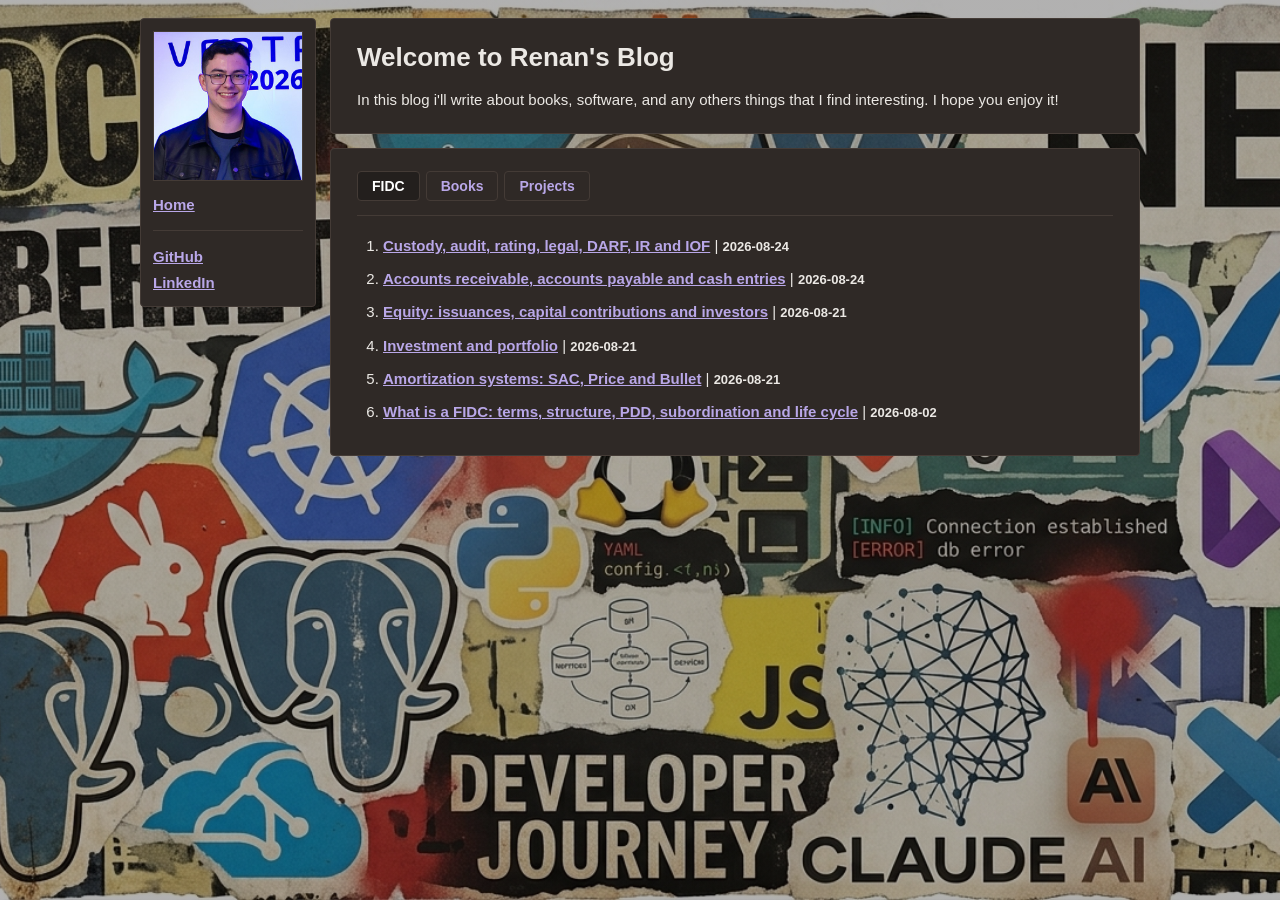
<file: index.html>
<!DOCTYPE html>
<html lang="en">
<head>
  <meta charset="utf-8">
  <meta name="viewport" content="width=device-width, initial-scale=1">
  <title>Renan's blog</title>
  <meta name="description" content="Blog about books, software and the credit market.">
  <link rel="stylesheet" href="css/estilos.css">
</head>
<body data-raiz="">

  <div class="layout">

    <blog-barra-lateral></blog-barra-lateral>

    <div class="conteudo">

      <!-- Apresentacao -->
      <section class="painel">
        <h1>Welcome to Renan's Blog</h1>
        <p>
          In this blog i'll write about books, software, and any others things that I find interesting. I hope you enjoy it!
        </p>
      </section>
      <!-- Filtro de conteudo + secoes -->
      <section class="painel">
        <blog-filtro></blog-filtro>

        <div data-secao="FIDC">
          <blog-lista-posts secao="FIDC"></blog-lista-posts>
        </div>

        <div data-secao="Books" hidden>
          <blog-lista-posts secao="Books"></blog-lista-posts>
        </div>

        <div data-secao="Projects" hidden>
          <blog-lista-posts secao="Projects"></blog-lista-posts>
        </div>
      </section>

    </div>
  </div>

  <script src="js/dados-posts.js"></script>
  <script src="js/componentes.js"></script>
</body>
</html>
</file>
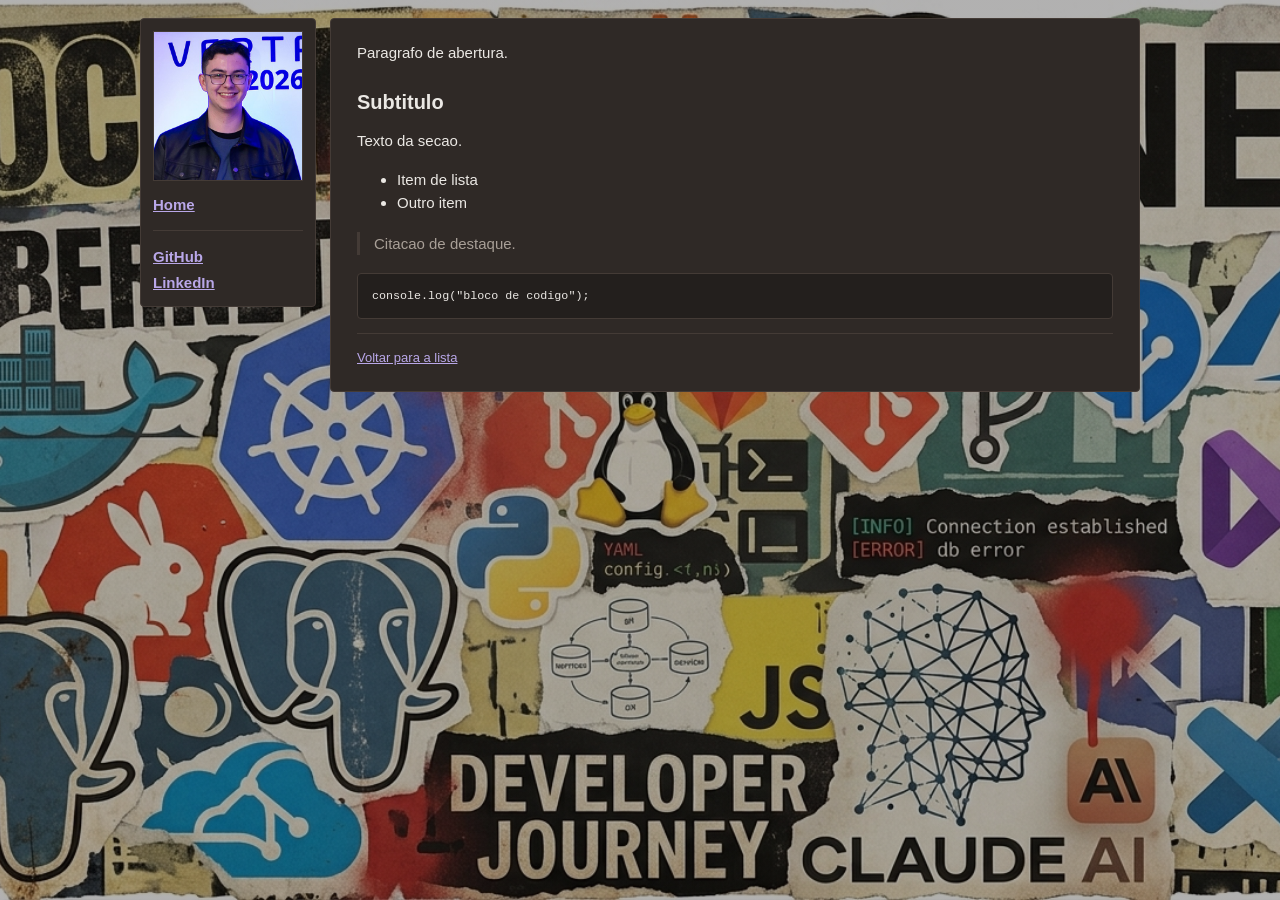
<file: posts/_modelo.html>
<!DOCTYPE html>
<!--
  ============================================================================
  MODELO DE POST - copie para posts/<seu-slug>.html

  1. Renomeie o arquivo (o nome do arquivo e o slug)
  2. Troque o data-slug do <body> pelo mesmo slug
  3. Adicione slug, titulo, data e secao em js/dados-posts.js
  4. Escreva o texto dentro do <article>
  ============================================================================
-->
<html lang="pt-BR">
<head>
  <meta charset="utf-8">
  <meta name="viewport" content="width=device-width, initial-scale=1">
  <title>Carregando...</title>
  <link rel="stylesheet" href="../css/estilos.css">
</head>
<body data-raiz="../" data-slug="SUBSTITUA-PELO-SLUG">

  <div class="layout">

    <blog-barra-lateral></blog-barra-lateral>

    <div class="conteudo">
      <article class="painel">
        <blog-post-cabecalho></blog-post-cabecalho>

        <p>Paragrafo de abertura.</p>

        <h2>Subtitulo</h2>
        <p>Texto da secao.</p>

        <ul>
          <li>Item de lista</li>
          <li>Outro item</li>
        </ul>

        <blockquote>Citacao de destaque.</blockquote>

        <pre><code>console.log("bloco de codigo");</code></pre>

        <hr>
        <p class="post__voltar"><a href="../index.html">Voltar para a lista</a></p>
      </article>
    </div>
  </div>

  <script src="../js/dados-posts.js"></script>
  <script src="../js/componentes.js"></script>
</body>
</html>
</file>
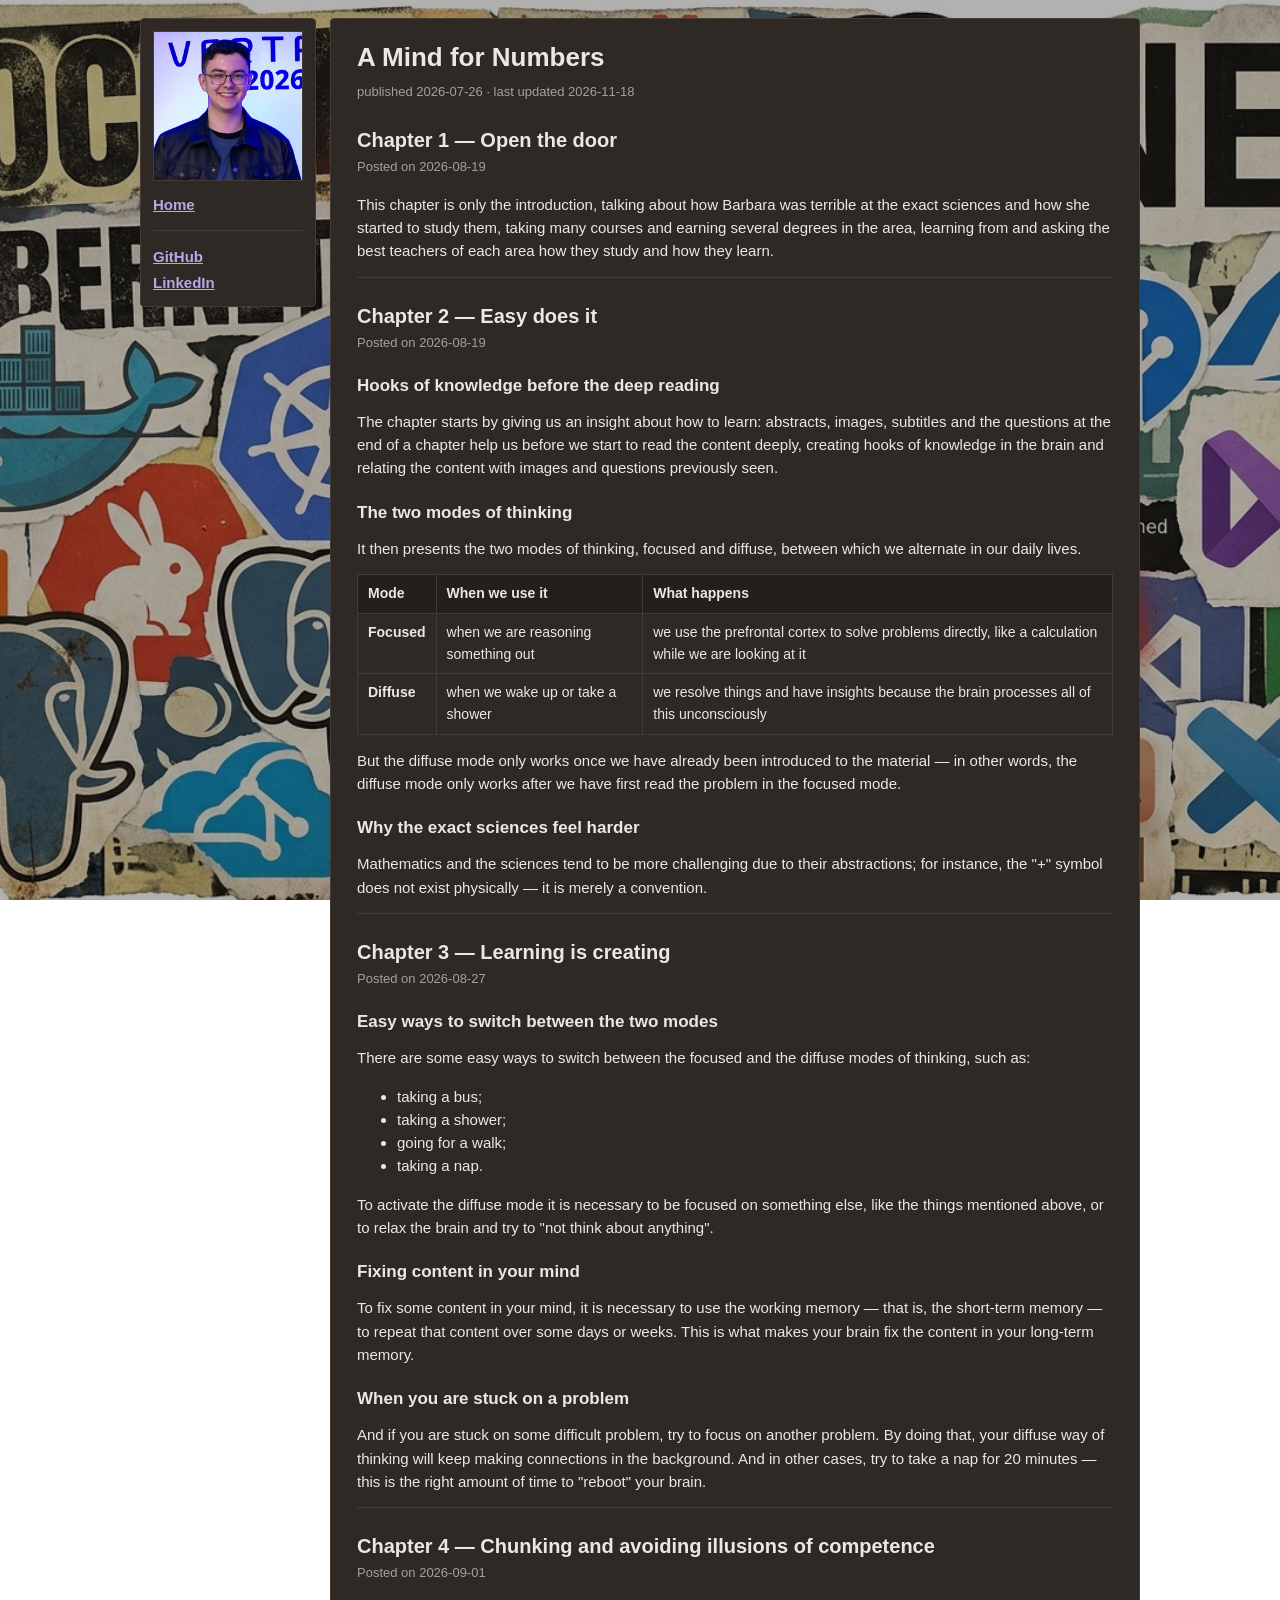
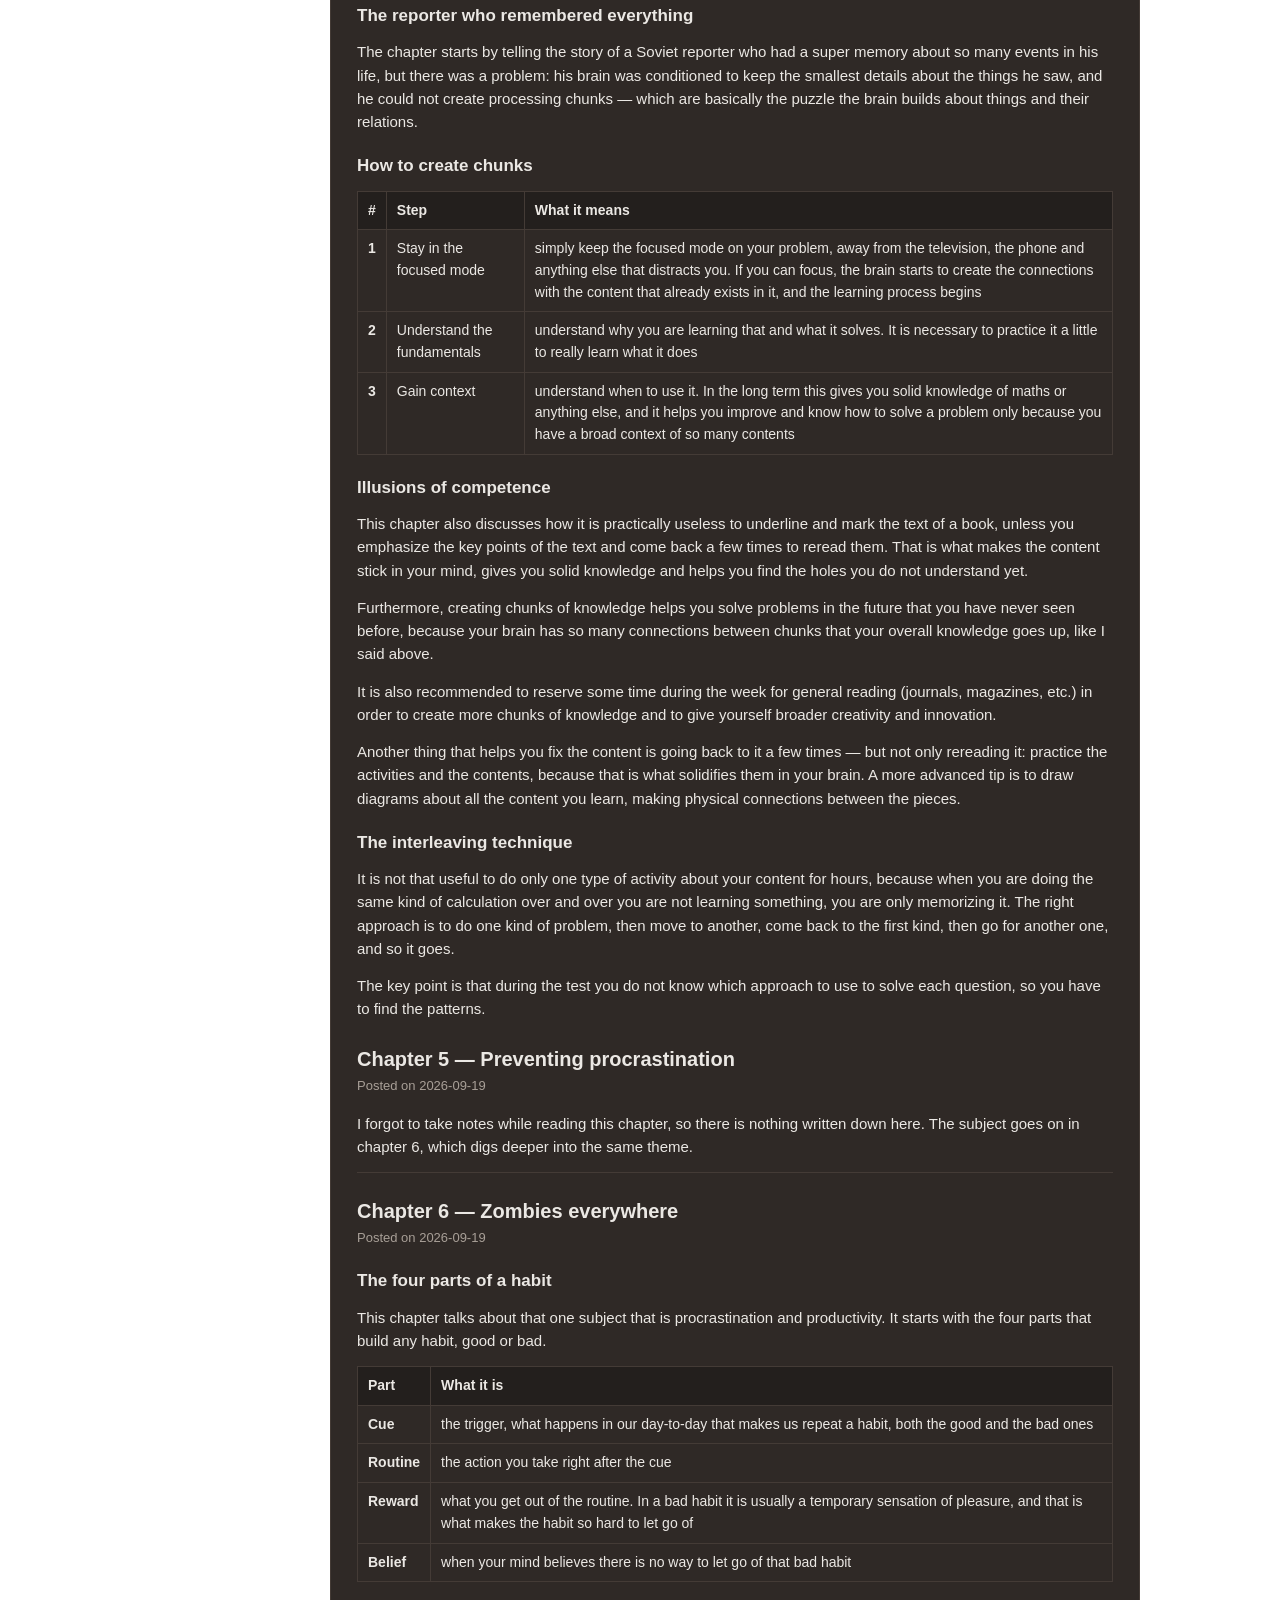
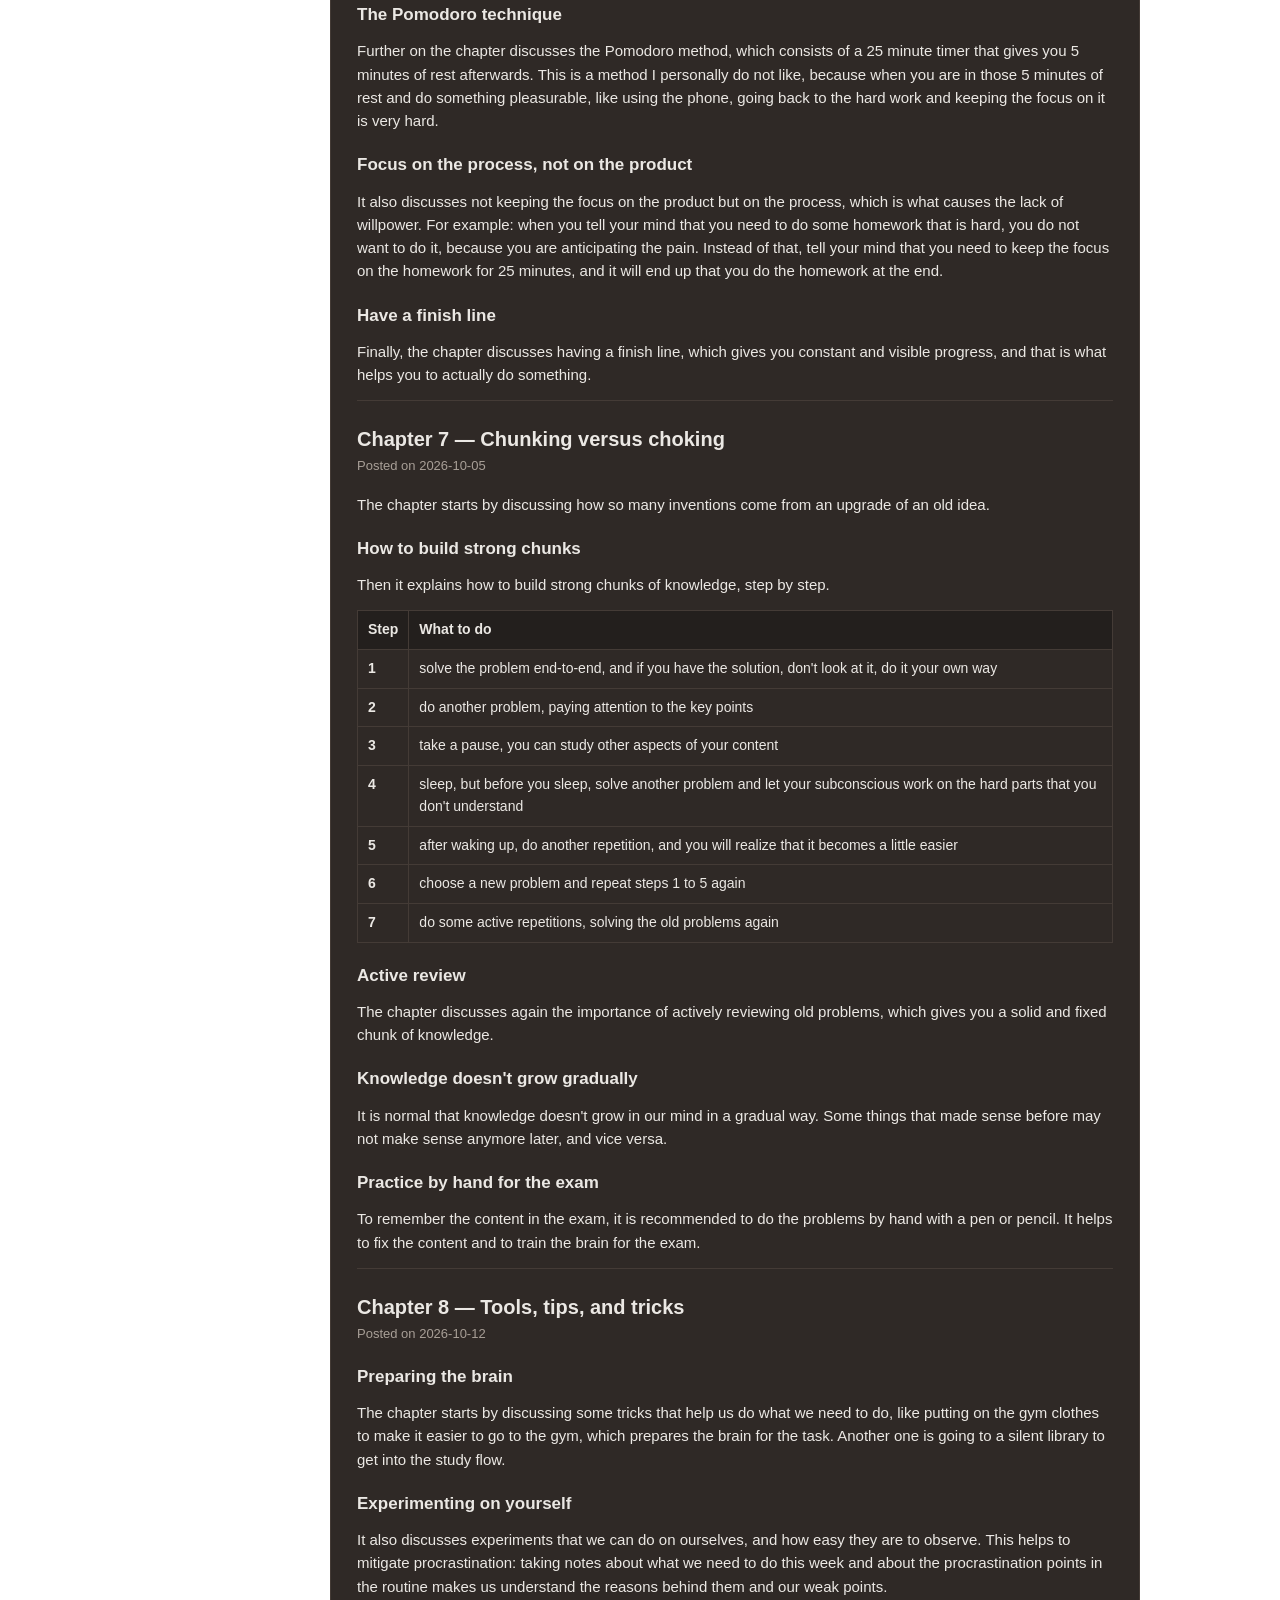
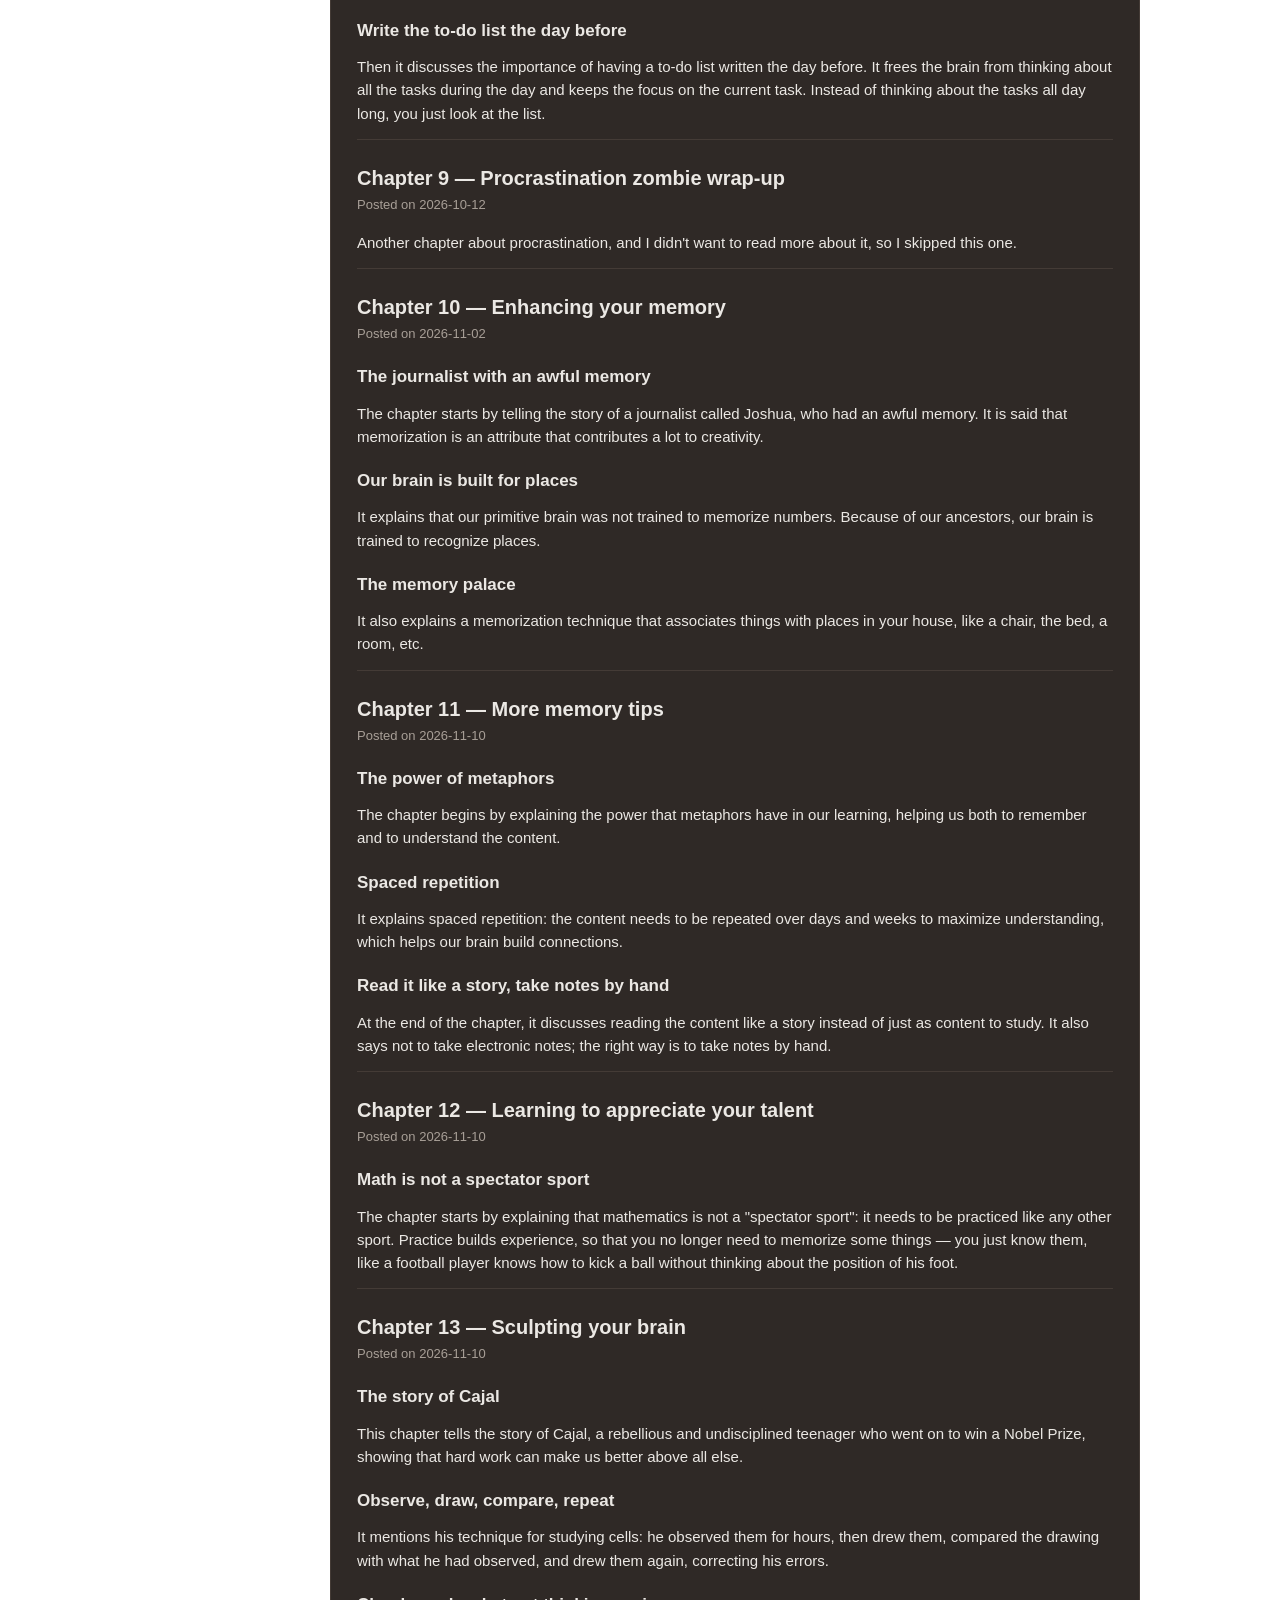
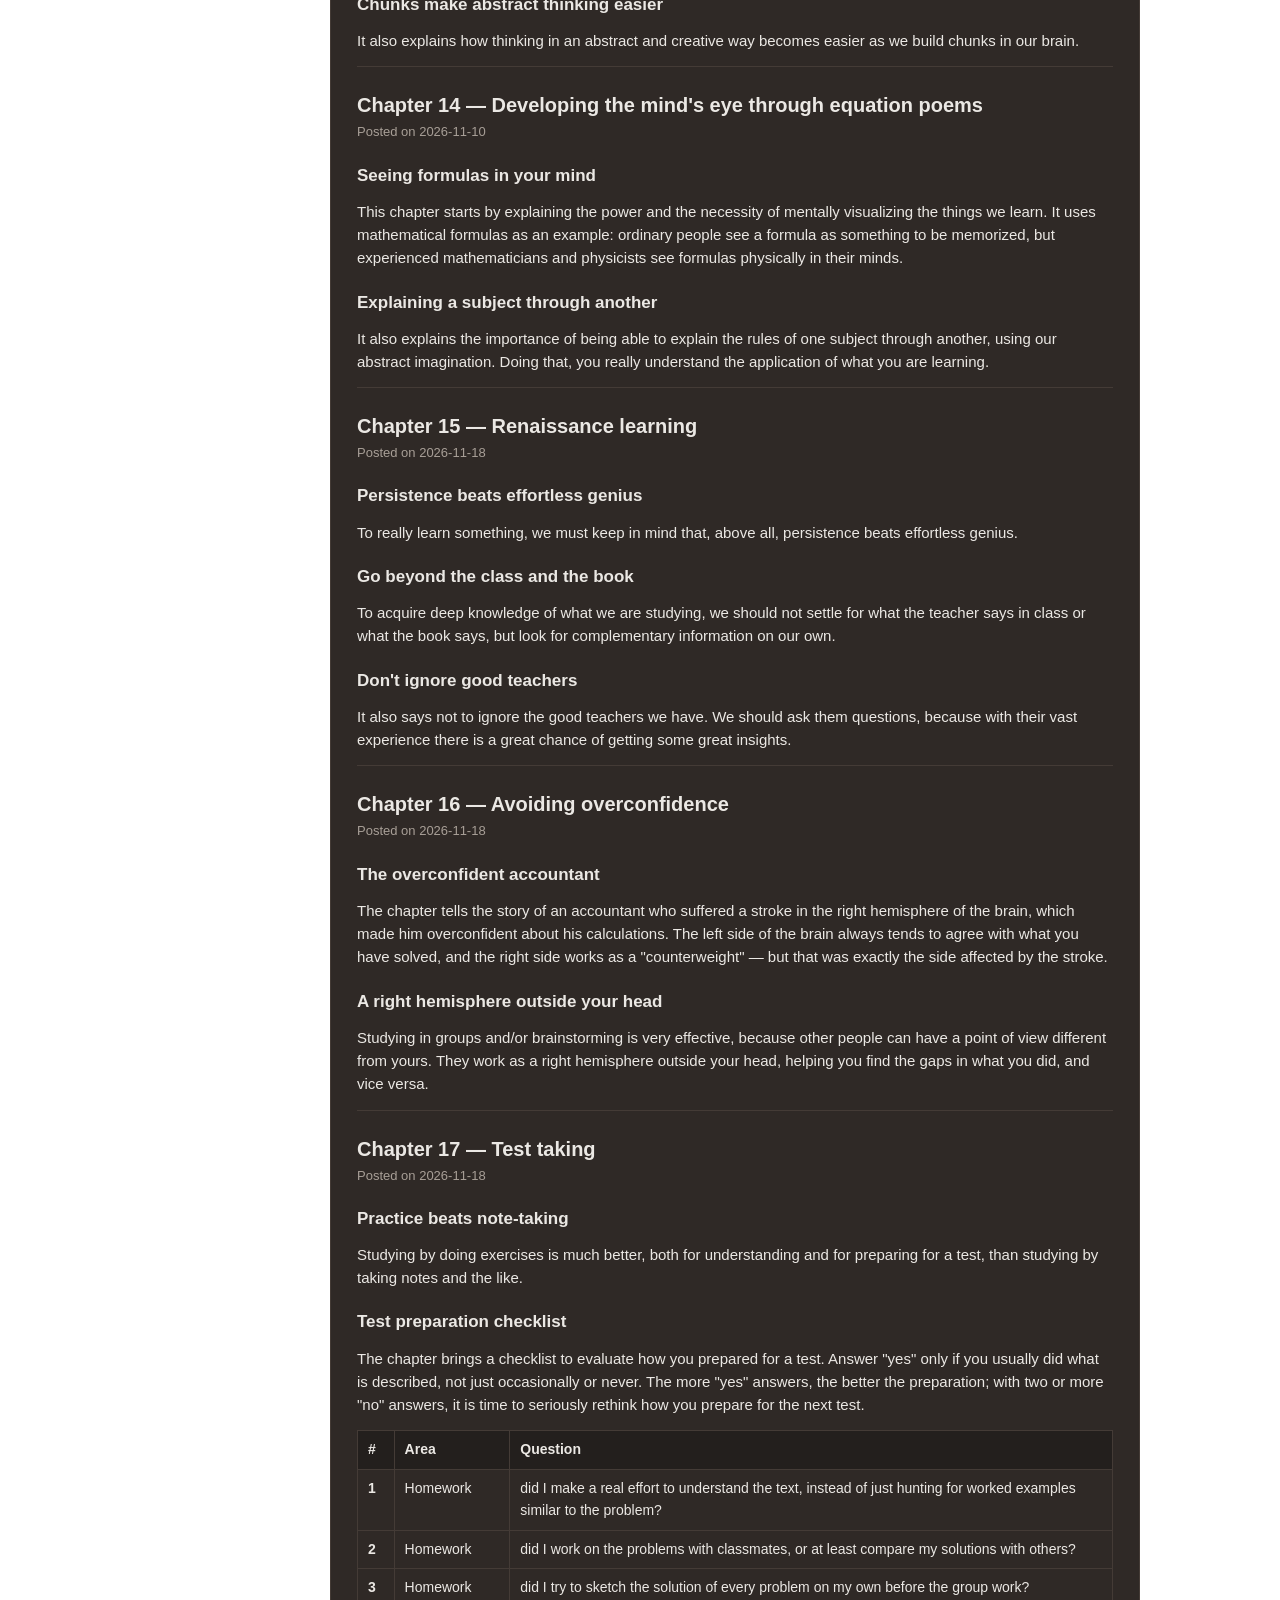
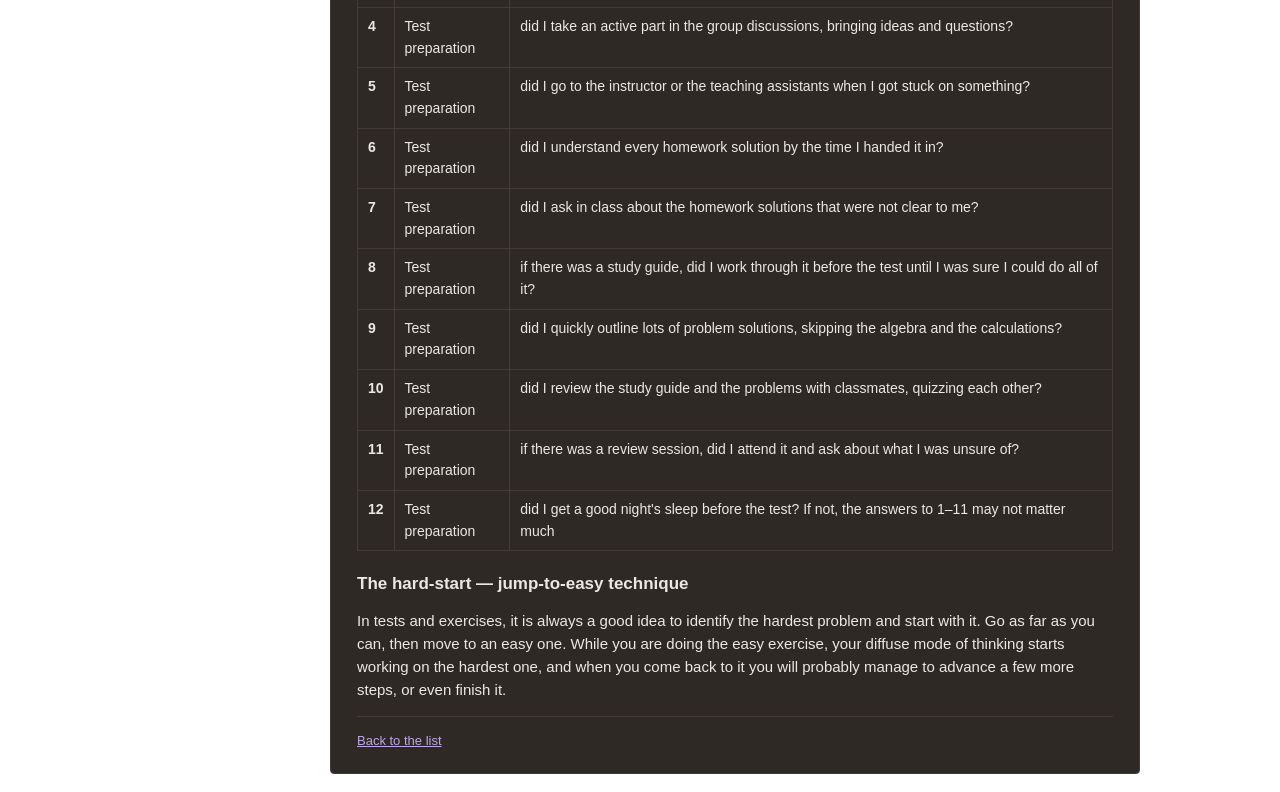
<file: posts/a-mind-for-numbers.html>
<!DOCTYPE html>
<html lang="en">
<head>
  <meta charset="utf-8">
  <meta name="viewport" content="width=device-width, initial-scale=1">
  <title>Carregando...</title>
  <link rel="stylesheet" href="../css/estilos.css">
</head>
<body data-raiz="../" data-slug="a-mind-for-numbers">

  <div class="layout">

    <blog-barra-lateral></blog-barra-lateral>

    <div class="conteudo">
      <article class="painel">
        <blog-post-cabecalho></blog-post-cabecalho>

        <!-- ====================================================================
             CAPITULO 1
             Para o proximo capitulo, copie o bloco abaixo (do <h2> ate o <hr>)
             e troque o numero, a data e o conteudo. A data do capitulo mais
             recente tem que bater com o campo "atualizado" em dados-posts.js.
             ==================================================================== -->
        <h2>Chapter 1 &mdash; Open the door</h2>
        <p class="capitulo__data">Posted on <time datetime="2026-08-19">2026-08-19</time></p>

        <p>
          This chapter is only the introduction, talking about how Barbara was terrible at the
          exact sciences and how she started to study them, taking many courses and earning
          several degrees in the area, learning from and asking the best teachers of each area
          how they study and how they learn.
        </p>

        <hr>

        <!-- ====================================================================
             CAPITULO 2
             ==================================================================== -->
        <h2>Chapter 2 &mdash; Easy does it</h2>
        <p class="capitulo__data">Posted on <time datetime="2026-08-19">2026-08-19</time></p>

        <h3>Hooks of knowledge before the deep reading</h3>
        <p>
          The chapter starts by giving us an insight about how to learn: abstracts, images,
          subtitles and the questions at the end of a chapter help us before we start to read
          the content deeply, creating hooks of knowledge in the brain and relating the content
          with images and questions previously seen.
        </p>

        <h3>The two modes of thinking</h3>
        <p>
          It then presents the two modes of thinking, focused and diffuse, between which we
          alternate in our daily lives.
        </p>

        <div class="tabela-rolagem">
          <table class="tabela">
            <thead>
              <tr>
                <th>Mode</th>
                <th>When we use it</th>
                <th>What happens</th>
              </tr>
            </thead>
            <tbody>
              <tr>
                <td><strong>Focused</strong></td>
                <td>when we are reasoning something out</td>
                <td>
                  we use the prefrontal cortex to solve problems directly, like a calculation
                  while we are looking at it
                </td>
              </tr>
              <tr>
                <td><strong>Diffuse</strong></td>
                <td>when we wake up or take a shower</td>
                <td>
                  we resolve things and have insights because the brain processes all of this
                  unconsciously
                </td>
              </tr>
            </tbody>
          </table>
        </div>

        <p>
          But the diffuse mode only works once we have already been introduced to the material
          &mdash; in other words, the diffuse mode only works after we have first read the
          problem in the focused mode.
        </p>

        <h3>Why the exact sciences feel harder</h3>
        <p>
          Mathematics and the sciences tend to be more challenging due to their abstractions;
          for instance, the &quot;+&quot; symbol does not exist physically &mdash; it is merely
          a convention.
        </p>

        <hr>

        <!-- ====================================================================
             CAPITULO 3
             ==================================================================== -->
        <h2>Chapter 3 &mdash; Learning is creating</h2>
        <p class="capitulo__data">Posted on <time datetime="2026-08-27">2026-08-27</time></p>

        <h3>Easy ways to switch between the two modes</h3>
        <p>
          There are some easy ways to switch between the focused and the diffuse modes of
          thinking, such as:
        </p>

        <ul>
          <li>taking a bus;</li>
          <li>taking a shower;</li>
          <li>going for a walk;</li>
          <li>taking a nap.</li>
        </ul>

        <p>
          To activate the diffuse mode it is necessary to be focused on something else, like
          the things mentioned above, or to relax the brain and try to &quot;not think about
          anything&quot;.
        </p>

        <h3>Fixing content in your mind</h3>
        <p>
          To fix some content in your mind, it is necessary to use the working memory &mdash;
          that is, the short-term memory &mdash; to repeat that content over some days or
          weeks. This is what makes your brain fix the content in your long-term memory.
        </p>

        <h3>When you are stuck on a problem</h3>
        <p>
          And if you are stuck on some difficult problem, try to focus on another problem. By
          doing that, your diffuse way of thinking will keep making connections in the
          background. And in other cases, try to take a nap for 20 minutes &mdash; this is the
          right amount of time to &quot;reboot&quot; your brain.
        </p>

        <hr>

        <!-- ====================================================================
             CAPITULO 4
             ==================================================================== -->
        <h2>Chapter 4 &mdash; Chunking and avoiding illusions of competence</h2>
        <p class="capitulo__data">Posted on <time datetime="2026-09-01">2026-09-01</time></p>

        <h3>The reporter who remembered everything</h3>
        <p>
          The chapter starts by telling the story of a Soviet reporter who had a super memory
          about so many events in his life, but there was a problem: his brain was conditioned
          to keep the smallest details about the things he saw, and he could not create
          processing chunks &mdash; which are basically the puzzle the brain builds about
          things and their relations.
        </p>

        <h3>How to create chunks</h3>

        <div class="tabela-rolagem">
          <table class="tabela">
            <thead>
              <tr>
                <th>#</th>
                <th>Step</th>
                <th>What it means</th>
              </tr>
            </thead>
            <tbody>
              <tr>
                <td><strong>1</strong></td>
                <td>Stay in the focused mode</td>
                <td>
                  simply keep the focused mode on your problem, away from the television, the
                  phone and anything else that distracts you. If you can focus, the brain
                  starts to create the connections with the content that already exists in it,
                  and the learning process begins
                </td>
              </tr>
              <tr>
                <td><strong>2</strong></td>
                <td>Understand the fundamentals</td>
                <td>
                  understand why you are learning that and what it solves. It is necessary to
                  practice it a little to really learn what it does
                </td>
              </tr>
              <tr>
                <td><strong>3</strong></td>
                <td>Gain context</td>
                <td>
                  understand when to use it. In the long term this gives you solid knowledge of
                  maths or anything else, and it helps you improve and know how to solve a
                  problem only because you have a broad context of so many contents
                </td>
              </tr>
            </tbody>
          </table>
        </div>

        <h3>Illusions of competence</h3>
        <p>
          This chapter also discusses how it is practically useless to underline and mark the
          text of a book, unless you emphasize the key points of the text and come back a few
          times to reread them. That is what makes the content stick in your mind, gives you
          solid knowledge and helps you find the holes you do not understand yet.
        </p>

        <p>
          Furthermore, creating chunks of knowledge helps you solve problems in the future that
          you have never seen before, because your brain has so many connections between chunks
          that your overall knowledge goes up, like I said above.
        </p>

        <p>
          It is also recommended to reserve some time during the week for general reading
          (journals, magazines, etc.) in order to create more chunks of knowledge and to give
          yourself broader creativity and innovation.
        </p>

        <p>
          Another thing that helps you fix the content is going back to it a few times &mdash;
          but not only rereading it: practice the activities and the contents, because that is
          what solidifies them in your brain. A more advanced tip is to draw diagrams about all
          the content you learn, making physical connections between the pieces.
        </p>

        <h3>The interleaving technique</h3>
        <p>
          It is not that useful to do only one type of activity about your content for hours,
          because when you are doing the same kind of calculation over and over you are not
          learning something, you are only memorizing it. The right approach is to do one kind
          of problem, then move to another, come back to the first kind, then go for another
          one, and so it goes.
        </p>

        <p>
          The key point is that during the test you do not know which approach to use to solve
          each question, so you have to find the patterns.
        </p>

        <!-- ====================================================================
             CAPITULO 5
             ==================================================================== -->
        <h2>Chapter 5 &mdash; Preventing procrastination</h2>
        <p class="capitulo__data">Posted on <time datetime="2026-09-19">2026-09-19</time></p>

        <p>
          I forgot to take notes while reading this chapter, so there is nothing written down
          here. The subject goes on in chapter 6, which digs deeper into the same theme.
        </p>

        <hr>

        <!-- ====================================================================
             CAPITULO 6
             ==================================================================== -->
        <h2>Chapter 6 &mdash; Zombies everywhere</h2>
        <p class="capitulo__data">Posted on <time datetime="2026-09-19">2026-09-19</time></p>

        <h3>The four parts of a habit</h3>
        <p>
          This chapter talks about that one subject that is procrastination and productivity.
          It starts with the four parts that build any habit, good or bad.
        </p>

        <div class="tabela-rolagem">
          <table class="tabela">
            <thead>
              <tr>
                <th>Part</th>
                <th>What it is</th>
              </tr>
            </thead>
            <tbody>
              <tr>
                <td><strong>Cue</strong></td>
                <td>
                  the trigger, what happens in our day-to-day that makes us repeat a habit,
                  both the good and the bad ones
                </td>
              </tr>
              <tr>
                <td><strong>Routine</strong></td>
                <td>the action you take right after the cue</td>
              </tr>
              <tr>
                <td><strong>Reward</strong></td>
                <td>
                  what you get out of the routine. In a bad habit it is usually a temporary
                  sensation of pleasure, and that is what makes the habit so hard to let go of
                </td>
              </tr>
              <tr>
                <td><strong>Belief</strong></td>
                <td>
                  when your mind believes there is no way to let go of that bad habit
                </td>
              </tr>
            </tbody>
          </table>
        </div>

        <h3>The Pomodoro technique</h3>
        <p>
          Further on the chapter discusses the Pomodoro method, which consists of a 25 minute
          timer that gives you 5 minutes of rest afterwards. This is a method I personally do
          not like, because when you are in those 5 minutes of rest and do something
          pleasurable, like using the phone, going back to the hard work and keeping the focus
          on it is very hard.
        </p>

        <h3>Focus on the process, not on the product</h3>
        <p>
          It also discusses not keeping the focus on the product but on the process, which is
          what causes the lack of willpower. For example: when you tell your mind that you need
          to do some homework that is hard, you do not want to do it, because you are
          anticipating the pain. Instead of that, tell your mind that you need to keep the
          focus on the homework for 25 minutes, and it will end up that you do the homework at
          the end.
        </p>

        <h3>Have a finish line</h3>
        <p>
          Finally, the chapter discusses having a finish line, which gives you constant and
          visible progress, and that is what helps you to actually do something.
        </p>

        <hr>

        <!-- ====================================================================
             CAPITULO 7
             ==================================================================== -->
        <h2>Chapter 7 &mdash; Chunking versus choking</h2>
        <p class="capitulo__data">Posted on <time datetime="2026-10-05">2026-10-05</time></p>

        <p>
          The chapter starts by discussing how so many inventions come from an upgrade of an
          old idea.
        </p>

        <h3>How to build strong chunks</h3>
        <p>
          Then it explains how to build strong chunks of knowledge, step by step.
        </p>

        <div class="tabela-rolagem">
          <table class="tabela">
            <thead>
              <tr>
                <th>Step</th>
                <th>What to do</th>
              </tr>
            </thead>
            <tbody>
              <tr>
                <td><strong>1</strong></td>
                <td>
                  solve the problem end-to-end, and if you have the solution, don't look at it,
                  do it your own way
                </td>
              </tr>
              <tr>
                <td><strong>2</strong></td>
                <td>do another problem, paying attention to the key points</td>
              </tr>
              <tr>
                <td><strong>3</strong></td>
                <td>take a pause, you can study other aspects of your content</td>
              </tr>
              <tr>
                <td><strong>4</strong></td>
                <td>
                  sleep, but before you sleep, solve another problem and let your subconscious
                  work on the hard parts that you don't understand
                </td>
              </tr>
              <tr>
                <td><strong>5</strong></td>
                <td>
                  after waking up, do another repetition, and you will realize that it becomes a
                  little easier
                </td>
              </tr>
              <tr>
                <td><strong>6</strong></td>
                <td>choose a new problem and repeat steps 1 to 5 again</td>
              </tr>
              <tr>
                <td><strong>7</strong></td>
                <td>do some active repetitions, solving the old problems again</td>
              </tr>
            </tbody>
          </table>
        </div>

        <h3>Active review</h3>
        <p>
          The chapter discusses again the importance of actively reviewing old problems, which
          gives you a solid and fixed chunk of knowledge.
        </p>

        <h3>Knowledge doesn't grow gradually</h3>
        <p>
          It is normal that knowledge doesn't grow in our mind in a gradual way. Some things
          that made sense before may not make sense anymore later, and vice versa.
        </p>

        <h3>Practice by hand for the exam</h3>
        <p>
          To remember the content in the exam, it is recommended to do the problems by hand
          with a pen or pencil. It helps to fix the content and to train the brain for the exam.
        </p>

        <hr>

        <!-- ====================================================================
             CAPITULO 8
             ==================================================================== -->
        <h2>Chapter 8 &mdash; Tools, tips, and tricks</h2>
        <p class="capitulo__data">Posted on <time datetime="2026-10-12">2026-10-12</time></p>

        <h3>Preparing the brain</h3>
        <p>
          The chapter starts by discussing some tricks that help us do what we need to do, like
          putting on the gym clothes to make it easier to go to the gym, which prepares the brain
          for the task. Another one is going to a silent library to get into the study flow.
        </p>

        <h3>Experimenting on yourself</h3>
        <p>
          It also discusses experiments that we can do on ourselves, and how easy they are to
          observe. This helps to mitigate procrastination: taking notes about what we need to do
          this week and about the procrastination points in the routine makes us understand the
          reasons behind them and our weak points.
        </p>

        <h3>Write the to-do list the day before</h3>
        <p>
          Then it discusses the importance of having a to-do list written the day before. It
          frees the brain from thinking about all the tasks during the day and keeps the focus on
          the current task. Instead of thinking about the tasks all day long, you just look at the
          list.
        </p>

        <hr>

        <!-- ====================================================================
             CAPITULO 9
             ==================================================================== -->
        <h2>Chapter 9 &mdash; Procrastination zombie wrap-up</h2>
        <p class="capitulo__data">Posted on <time datetime="2026-10-12">2026-10-12</time></p>

        <p>
          Another chapter about procrastination, and I didn't want to read more about it, so I
          skipped this one.
        </p>

        <hr>

        <!-- ====================================================================
             CAPITULO 10
             ==================================================================== -->
        <h2>Chapter 10 &mdash; Enhancing your memory</h2>
        <p class="capitulo__data">Posted on <time datetime="2026-11-02">2026-11-02</time></p>

        <h3>The journalist with an awful memory</h3>
        <p>
          The chapter starts by telling the story of a journalist called Joshua, who had an awful
          memory. It is said that memorization is an attribute that contributes a lot to
          creativity.
        </p>

        <h3>Our brain is built for places</h3>
        <p>
          It explains that our primitive brain was not trained to memorize numbers. Because of our
          ancestors, our brain is trained to recognize places.
        </p>

        <h3>The memory palace</h3>
        <p>
          It also explains a memorization technique that associates things with places in your
          house, like a chair, the bed, a room, etc.
        </p>

        <hr>

        <!-- ====================================================================
             CAPITULO 11
             ==================================================================== -->
        <h2>Chapter 11 &mdash; More memory tips</h2>
        <p class="capitulo__data">Posted on <time datetime="2026-11-10">2026-11-10</time></p>

        <h3>The power of metaphors</h3>
        <p>
          The chapter begins by explaining the power that metaphors have in our learning, helping
          us both to remember and to understand the content.
        </p>

        <h3>Spaced repetition</h3>
        <p>
          It explains spaced repetition: the content needs to be repeated over days and weeks to
          maximize understanding, which helps our brain build connections.
        </p>

        <h3>Read it like a story, take notes by hand</h3>
        <p>
          At the end of the chapter, it discusses reading the content like a story instead of
          just as content to study. It also says not to take electronic notes; the right way is
          to take notes by hand.
        </p>

        <hr>

        <!-- ====================================================================
             CAPITULO 12
             ==================================================================== -->
        <h2>Chapter 12 &mdash; Learning to appreciate your talent</h2>
        <p class="capitulo__data">Posted on <time datetime="2026-11-10">2026-11-10</time></p>

        <h3>Math is not a spectator sport</h3>
        <p>
          The chapter starts by explaining that mathematics is not a &quot;spectator sport&quot;:
          it needs to be practiced like any other sport. Practice builds experience, so that you
          no longer need to memorize some things &mdash; you just know them, like a football
          player knows how to kick a ball without thinking about the position of his foot.
        </p>

        <hr>

        <!-- ====================================================================
             CAPITULO 13
             ==================================================================== -->
        <h2>Chapter 13 &mdash; Sculpting your brain</h2>
        <p class="capitulo__data">Posted on <time datetime="2026-11-10">2026-11-10</time></p>

        <h3>The story of Cajal</h3>
        <p>
          This chapter tells the story of Cajal, a rebellious and undisciplined teenager who went
          on to win a Nobel Prize, showing that hard work can make us better above all else.
        </p>

        <h3>Observe, draw, compare, repeat</h3>
        <p>
          It mentions his technique for studying cells: he observed them for hours, then drew
          them, compared the drawing with what he had observed, and drew them again, correcting
          his errors.
        </p>

        <h3>Chunks make abstract thinking easier</h3>
        <p>
          It also explains how thinking in an abstract and creative way becomes easier as we
          build chunks in our brain.
        </p>

        <hr>

        <!-- ====================================================================
             CAPITULO 14
             ==================================================================== -->
        <h2>Chapter 14 &mdash; Developing the mind's eye through equation poems</h2>
        <p class="capitulo__data">Posted on <time datetime="2026-11-10">2026-11-10</time></p>

        <h3>Seeing formulas in your mind</h3>
        <p>
          This chapter starts by explaining the power and the necessity of mentally visualizing
          the things we learn. It uses mathematical formulas as an example: ordinary people see a
          formula as something to be memorized, but experienced mathematicians and physicists see
          formulas physically in their minds.
        </p>

        <h3>Explaining a subject through another</h3>
        <p>
          It also explains the importance of being able to explain the rules of one subject
          through another, using our abstract imagination. Doing that, you really understand the
          application of what you are learning.
        </p>

        <hr>

        <!-- ====================================================================
             CAPITULO 15
             ==================================================================== -->
        <h2>Chapter 15 &mdash; Renaissance learning</h2>
        <p class="capitulo__data">Posted on <time datetime="2026-11-18">2026-11-18</time></p>

        <h3>Persistence beats effortless genius</h3>
        <p>
          To really learn something, we must keep in mind that, above all, persistence beats
          effortless genius.
        </p>

        <h3>Go beyond the class and the book</h3>
        <p>
          To acquire deep knowledge of what we are studying, we should not settle for what the
          teacher says in class or what the book says, but look for complementary information on
          our own.
        </p>

        <h3>Don't ignore good teachers</h3>
        <p>
          It also says not to ignore the good teachers we have. We should ask them questions,
          because with their vast experience there is a great chance of getting some great
          insights.
        </p>

        <hr>

        <!-- ====================================================================
             CAPITULO 16
             ==================================================================== -->
        <h2>Chapter 16 &mdash; Avoiding overconfidence</h2>
        <p class="capitulo__data">Posted on <time datetime="2026-11-18">2026-11-18</time></p>

        <h3>The overconfident accountant</h3>
        <p>
          The chapter tells the story of an accountant who suffered a stroke in the right
          hemisphere of the brain, which made him overconfident about his calculations. The left
          side of the brain always tends to agree with what you have solved, and the right side
          works as a &quot;counterweight&quot; &mdash; but that was exactly the side affected by
          the stroke.
        </p>

        <h3>A right hemisphere outside your head</h3>
        <p>
          Studying in groups and/or brainstorming is very effective, because other people can
          have a point of view different from yours. They work as a right hemisphere outside your
          head, helping you find the gaps in what you did, and vice versa.
        </p>

        <hr>

        <!-- ====================================================================
             CAPITULO 17
             ==================================================================== -->
        <h2>Chapter 17 &mdash; Test taking</h2>
        <p class="capitulo__data">Posted on <time datetime="2026-11-18">2026-11-18</time></p>

        <h3>Practice beats note-taking</h3>
        <p>
          Studying by doing exercises is much better, both for understanding and for preparing
          for a test, than studying by taking notes and the like.
        </p>

        <h3>Test preparation checklist</h3>
        <p>
          The chapter brings a checklist to evaluate how you prepared for a test. Answer
          &quot;yes&quot; only if you usually did what is described, not just occasionally or
          never. The more &quot;yes&quot; answers, the better the preparation; with two or more
          &quot;no&quot; answers, it is time to seriously rethink how you prepare for the next
          test.
        </p>

        <div class="tabela-rolagem">
          <table class="tabela">
            <thead>
              <tr>
                <th>#</th>
                <th>Area</th>
                <th>Question</th>
              </tr>
            </thead>
            <tbody>
              <tr>
                <td><strong>1</strong></td>
                <td>Homework</td>
                <td>
                  did I make a real effort to understand the text, instead of just hunting for
                  worked examples similar to the problem?
                </td>
              </tr>
              <tr>
                <td><strong>2</strong></td>
                <td>Homework</td>
                <td>did I work on the problems with classmates, or at least compare my solutions with others?</td>
              </tr>
              <tr>
                <td><strong>3</strong></td>
                <td>Homework</td>
                <td>did I try to sketch the solution of every problem on my own before the group work?</td>
              </tr>
              <tr>
                <td><strong>4</strong></td>
                <td>Test preparation</td>
                <td>did I take an active part in the group discussions, bringing ideas and questions?</td>
              </tr>
              <tr>
                <td><strong>5</strong></td>
                <td>Test preparation</td>
                <td>did I go to the instructor or the teaching assistants when I got stuck on something?</td>
              </tr>
              <tr>
                <td><strong>6</strong></td>
                <td>Test preparation</td>
                <td>did I understand every homework solution by the time I handed it in?</td>
              </tr>
              <tr>
                <td><strong>7</strong></td>
                <td>Test preparation</td>
                <td>did I ask in class about the homework solutions that were not clear to me?</td>
              </tr>
              <tr>
                <td><strong>8</strong></td>
                <td>Test preparation</td>
                <td>
                  if there was a study guide, did I work through it before the test until I was
                  sure I could do all of it?
                </td>
              </tr>
              <tr>
                <td><strong>9</strong></td>
                <td>Test preparation</td>
                <td>did I quickly outline lots of problem solutions, skipping the algebra and the calculations?</td>
              </tr>
              <tr>
                <td><strong>10</strong></td>
                <td>Test preparation</td>
                <td>did I review the study guide and the problems with classmates, quizzing each other?</td>
              </tr>
              <tr>
                <td><strong>11</strong></td>
                <td>Test preparation</td>
                <td>if there was a review session, did I attend it and ask about what I was unsure of?</td>
              </tr>
              <tr>
                <td><strong>12</strong></td>
                <td>Test preparation</td>
                <td>
                  did I get a good night's sleep before the test? If not, the answers to 1&ndash;11
                  may not matter much
                </td>
              </tr>
            </tbody>
          </table>
        </div>

        <h3>The hard-start &mdash; jump-to-easy technique</h3>
        <p>
          In tests and exercises, it is always a good idea to identify the hardest problem and
          start with it. Go as far as you can, then move to an easy one. While you are doing the
          easy exercise, your diffuse mode of thinking starts working on the hardest one, and
          when you come back to it you will probably manage to advance a few more steps, or even
          finish it.
        </p>

        <hr>
        <p class="post__voltar"><a href="../index.html">Back to the list</a></p>
      </article>
    </div>
  </div>

  <script src="../js/dados-posts.js"></script>
  <script src="../js/componentes.js"></script>
</body>
</html>
</file>
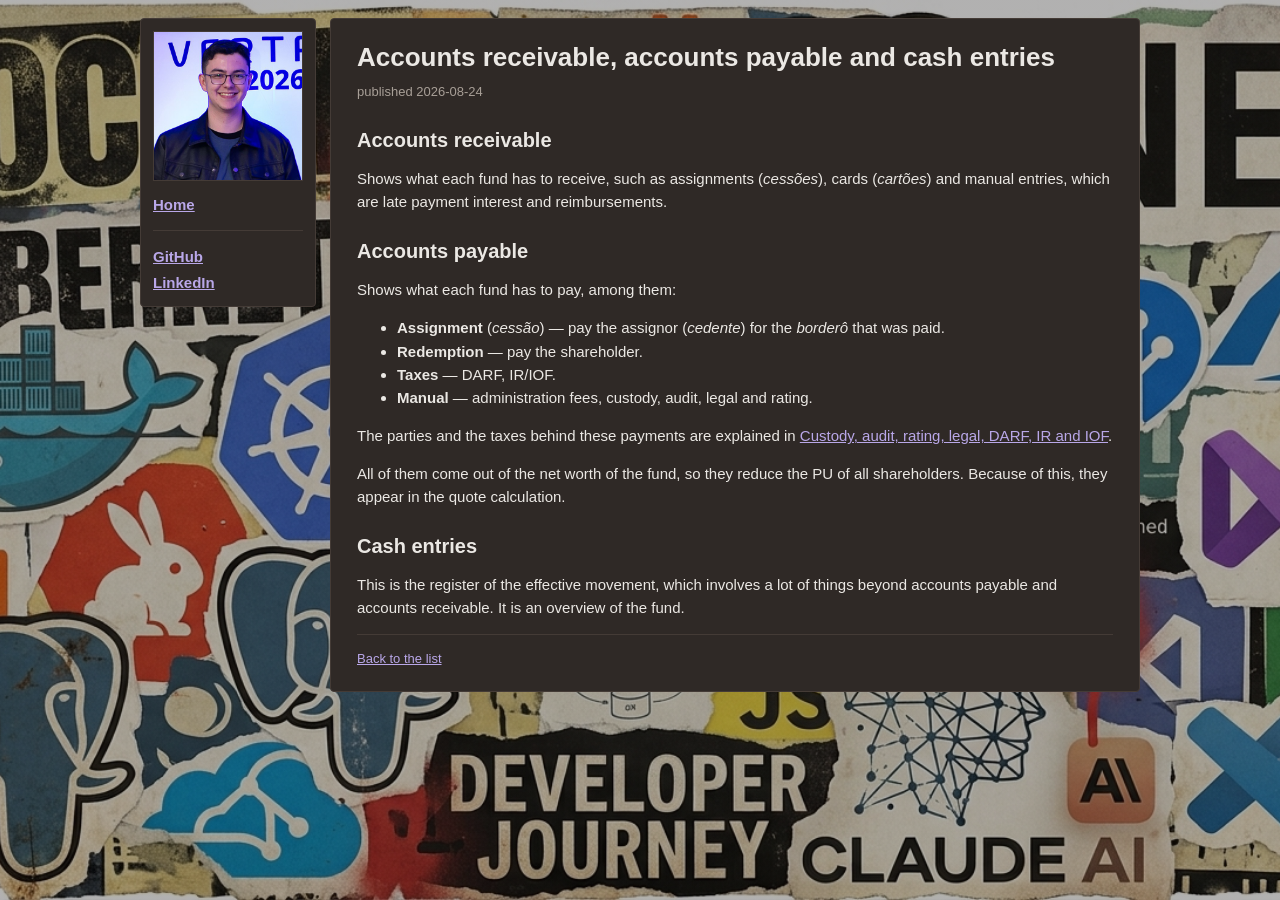
<file: posts/accounts-receivable-payable-and-cash-entries.html>
<!DOCTYPE html>
<html lang="en">
<head>
  <meta charset="utf-8">
  <meta name="viewport" content="width=device-width, initial-scale=1">
  <title>Carregando...</title>
  <link rel="stylesheet" href="../css/estilos.css">
</head>
<body data-raiz="../" data-slug="accounts-receivable-payable-and-cash-entries">

  <div class="layout">

    <blog-barra-lateral></blog-barra-lateral>

    <div class="conteudo">
      <article class="painel">
        <blog-post-cabecalho></blog-post-cabecalho>

        <h2>Accounts receivable</h2>
        <p>
          Shows what each fund has to receive, such as assignments
          (<em>cessões</em>), cards (<em>cartões</em>) and manual entries, which are late
          payment interest and reimbursements.
        </p>

        <h2>Accounts payable</h2>
        <p>
          Shows what each fund has to pay, among them:
        </p>
        <ul>
          <li><strong>Assignment</strong> (<em>cessão</em>) — pay the assignor
            (<em>cedente</em>) for the <em>borderô</em> that was paid.</li>
          <li><strong>Redemption</strong> — pay the shareholder.</li>
          <li><strong>Taxes</strong> — DARF, IR/IOF.</li>
          <li><strong>Manual</strong> — administration fees, custody, audit, legal and
            rating.</li>
        </ul>
        <p>
          The parties and the taxes behind these payments are explained in
          <a href="custody-audit-rating-legal-and-taxes.html">Custody, audit, rating, legal,
          DARF, IR and IOF</a>.
        </p>

        <p>
          All of them come out of the net worth of the fund, so they reduce the PU of all
          shareholders. Because of this, they appear in the quote calculation.
        </p>

        <h2>Cash entries</h2>
        <p>
          This is the register of the effective movement, which involves a lot of things
          beyond accounts payable and accounts receivable. It is an overview of the fund.
        </p>

        <hr>
        <p class="post__voltar"><a href="../index.html">Back to the list</a></p>
      </article>
    </div>
  </div>

  <script src="../js/dados-posts.js"></script>
  <script src="../js/componentes.js"></script>
</body>
</html>
</file>
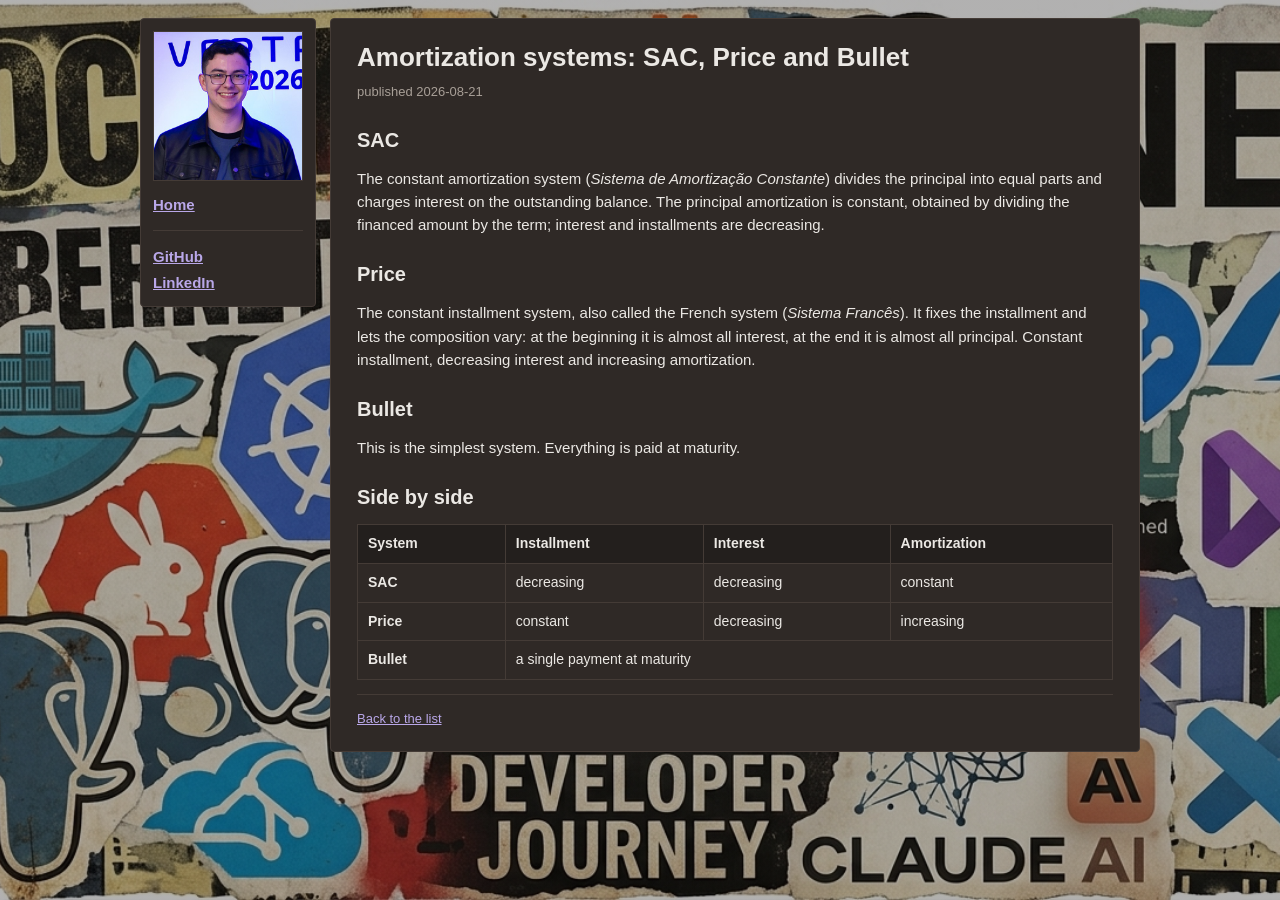
<file: posts/amortization-systems.html>
<!DOCTYPE html>
<html lang="en">
<head>
  <meta charset="utf-8">
  <meta name="viewport" content="width=device-width, initial-scale=1">
  <title>Carregando...</title>
  <link rel="stylesheet" href="../css/estilos.css">
</head>
<body data-raiz="../" data-slug="amortization-systems">

  <div class="layout">

    <blog-barra-lateral></blog-barra-lateral>

    <div class="conteudo">
      <article class="painel">
        <blog-post-cabecalho></blog-post-cabecalho>

        <h2>SAC</h2>
        <p>
          The constant amortization system (<em>Sistema de Amortização Constante</em>) divides
          the principal into equal parts and charges interest on the outstanding balance. The
          principal amortization is constant, obtained by dividing the financed amount by the
          term; interest and installments are decreasing.
        </p>

        <h2>Price</h2>
        <p>
          The constant installment system, also called the French system (<em>Sistema
          Francês</em>). It fixes the installment and lets the composition vary: at the
          beginning it is almost all interest, at the end it is almost all principal. Constant
          installment, decreasing interest and increasing amortization.
        </p>

        <h2>Bullet</h2>
        <p>
          This is the simplest system. Everything is paid at maturity.
        </p>

        <h2>Side by side</h2>

        <div class="tabela-rolagem">
          <table class="tabela">
            <thead>
              <tr>
                <th>System</th>
                <th>Installment</th>
                <th>Interest</th>
                <th>Amortization</th>
              </tr>
            </thead>
            <tbody>
              <tr>
                <td><strong>SAC</strong></td>
                <td>decreasing</td>
                <td>decreasing</td>
                <td>constant</td>
              </tr>
              <tr>
                <td><strong>Price</strong></td>
                <td>constant</td>
                <td>decreasing</td>
                <td>increasing</td>
              </tr>
              <tr>
                <td><strong>Bullet</strong></td>
                <td colspan="3">a single payment at maturity</td>
              </tr>
            </tbody>
          </table>
        </div>

        <hr>
        <p class="post__voltar"><a href="../index.html">Back to the list</a></p>
      </article>
    </div>
  </div>

  <script src="../js/dados-posts.js"></script>
  <script src="../js/componentes.js"></script>
</body>
</html>
</file>
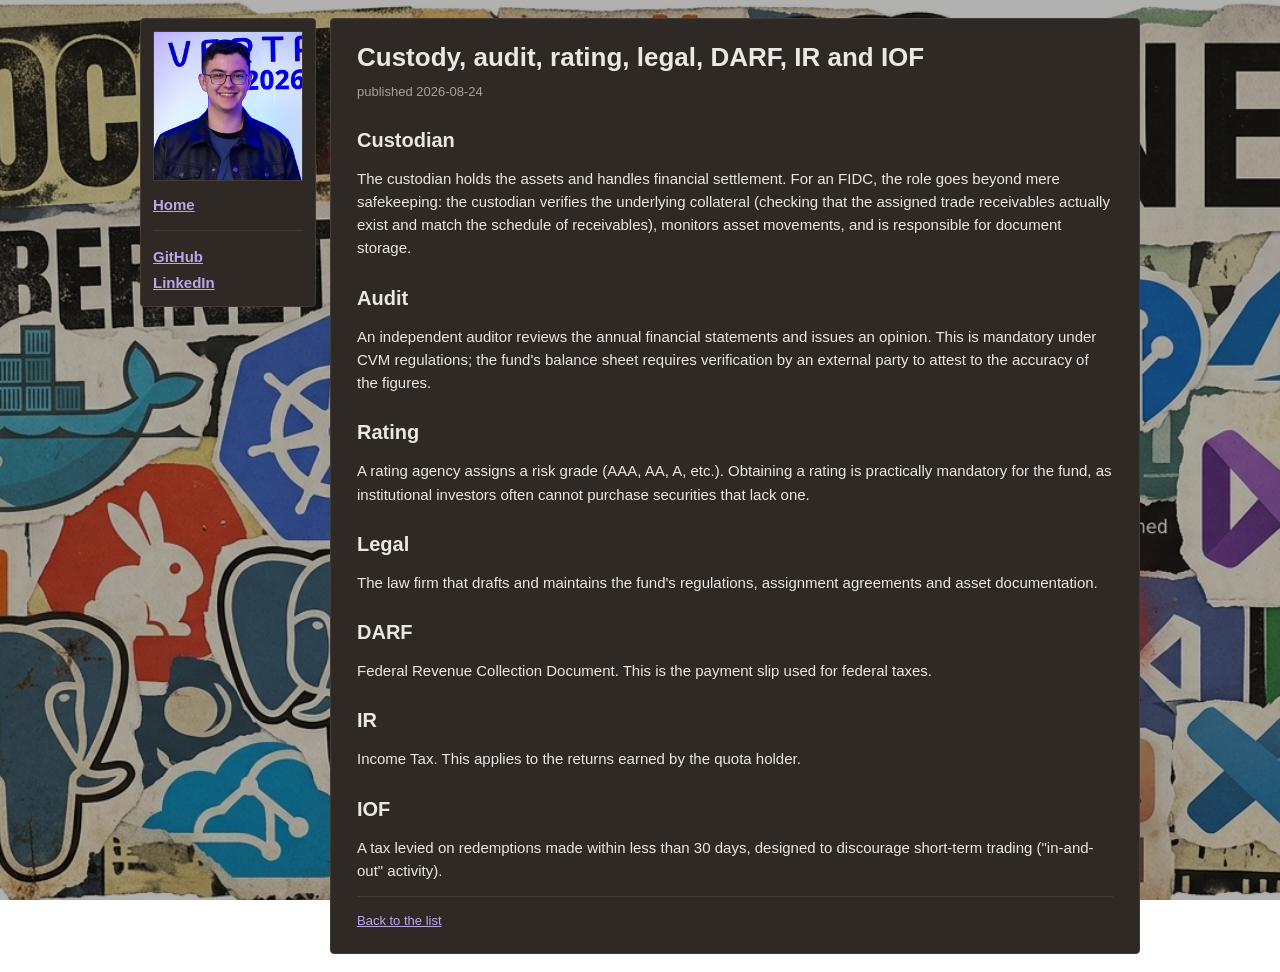
<file: posts/custody-audit-rating-legal-and-taxes.html>
<!DOCTYPE html>
<html lang="en">
<head>
  <meta charset="utf-8">
  <meta name="viewport" content="width=device-width, initial-scale=1">
  <title>Carregando...</title>
  <link rel="stylesheet" href="../css/estilos.css">
</head>
<body data-raiz="../" data-slug="custody-audit-rating-legal-and-taxes">

  <div class="layout">

    <blog-barra-lateral></blog-barra-lateral>

    <div class="conteudo">
      <article class="painel">
        <blog-post-cabecalho></blog-post-cabecalho>

        <h2>Custodian</h2>
        <p>
          The custodian holds the assets and handles financial settlement. For an FIDC, the
          role goes beyond mere safekeeping: the custodian verifies the underlying collateral
          (checking that the assigned trade receivables actually exist and match the schedule
          of receivables), monitors asset movements, and is responsible for document storage.
        </p>

        <h2>Audit</h2>
        <p>
          An independent auditor reviews the annual financial statements and issues an
          opinion. This is mandatory under CVM regulations; the fund's balance sheet requires
          verification by an external party to attest to the accuracy of the figures.
        </p>

        <h2>Rating</h2>
        <p>
          A rating agency assigns a risk grade (AAA, AA, A, etc.). Obtaining a rating is
          practically mandatory for the fund, as institutional investors often cannot
          purchase securities that lack one.
        </p>

        <h2>Legal</h2>
        <p>
          The law firm that drafts and maintains the fund's regulations, assignment agreements
          and asset documentation.
        </p>

        <h2>DARF</h2>
        <p>
          Federal Revenue Collection Document. This is the payment slip used for federal
          taxes.
        </p>

        <h2>IR</h2>
        <p>
          Income Tax. This applies to the returns earned by the quota holder.
        </p>

        <h2>IOF</h2>
        <p>
          A tax levied on redemptions made within less than 30 days, designed to discourage
          short-term trading ("in-and-out" activity).
        </p>

        <hr>
        <p class="post__voltar"><a href="../index.html">Back to the list</a></p>
      </article>
    </div>
  </div>

  <script src="../js/dados-posts.js"></script>
  <script src="../js/componentes.js"></script>
</body>
</html>
</file>
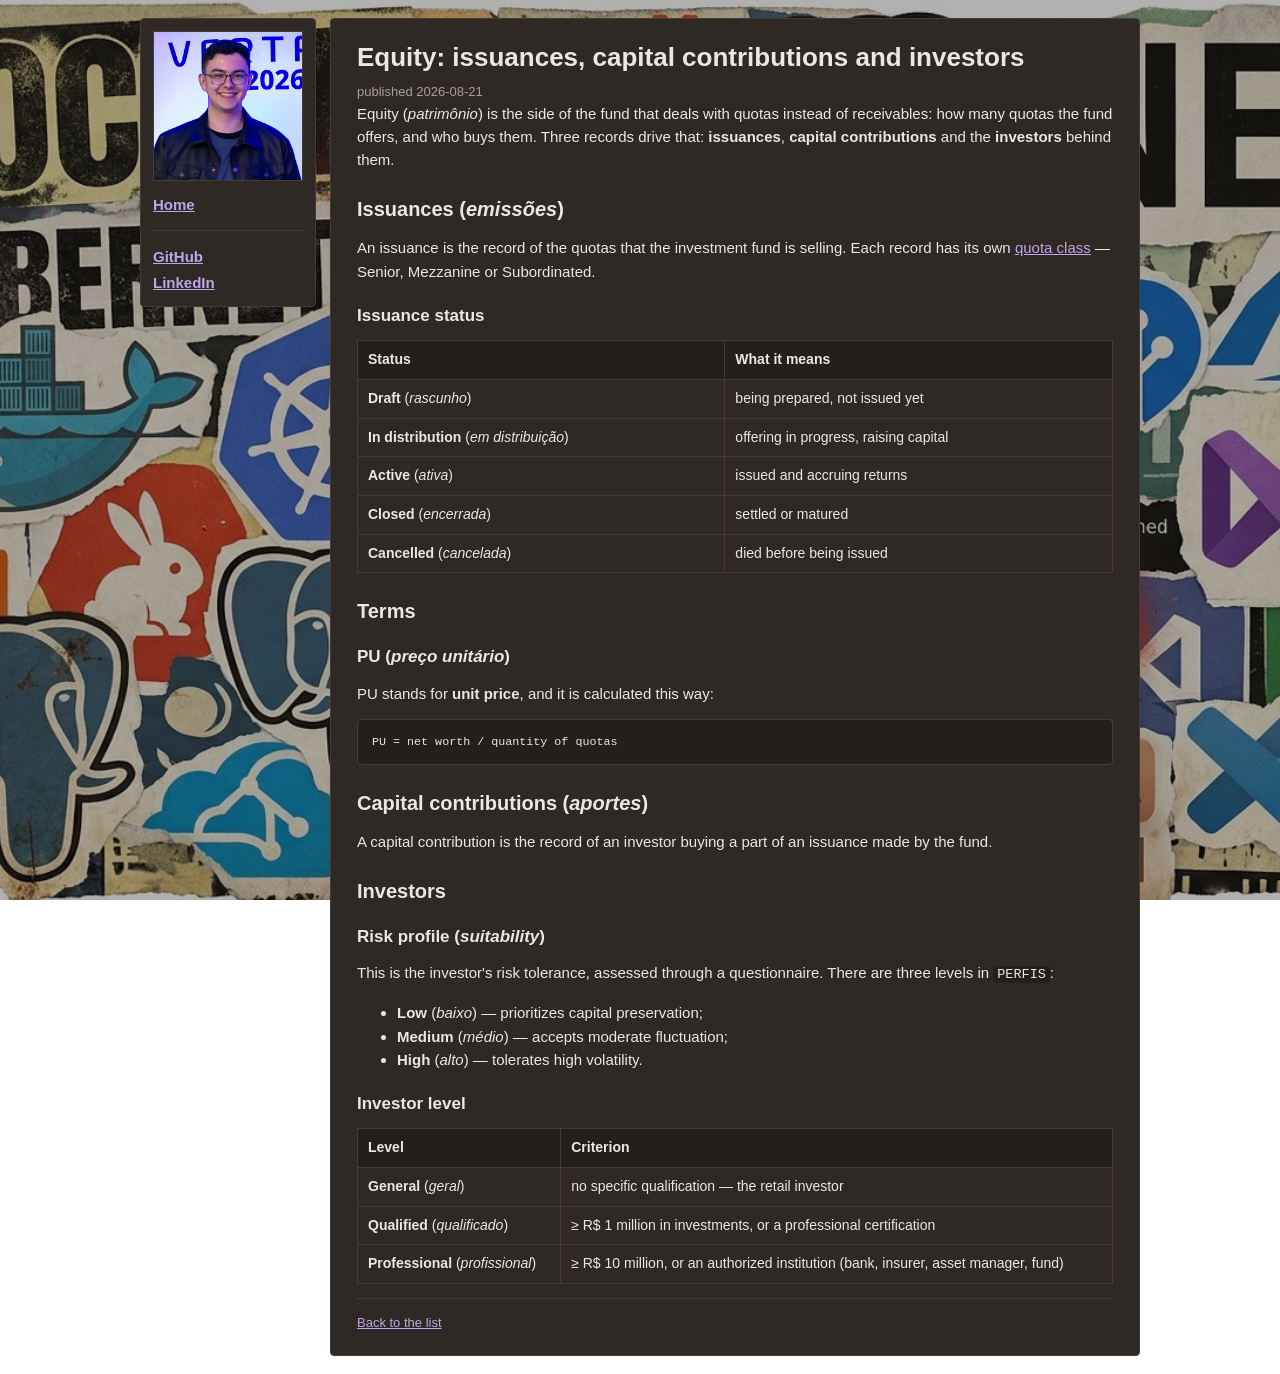
<file: posts/equity-issuances-and-capital-contributions.html>
<!DOCTYPE html>
<html lang="en">
<head>
  <meta charset="utf-8">
  <meta name="viewport" content="width=device-width, initial-scale=1">
  <title>Carregando...</title>
  <link rel="stylesheet" href="../css/estilos.css">
</head>
<body data-raiz="../" data-slug="equity-issuances-and-capital-contributions">

  <div class="layout">

    <blog-barra-lateral></blog-barra-lateral>

    <div class="conteudo">
      <article class="painel">
        <blog-post-cabecalho></blog-post-cabecalho>

        <p>
          Equity (<em>patrimônio</em>) is the side of the fund that deals with quotas instead of
          receivables: how many quotas the fund offers, and who buys them. Three records drive
          that: <strong>issuances</strong>, <strong>capital contributions</strong> and the
          <strong>investors</strong> behind them.
        </p>

        <h2>Issuances (<em>emissões</em>)</h2>
        <p>
          An issuance is the record of the quotas that the investment fund is selling. Each
          record has its own
          <a href="what-is-a-fidc.html#fidc-structure">quota class</a> — Senior, Mezzanine or
          Subordinated.
        </p>

        <h3>Issuance status</h3>

        <div class="tabela-rolagem">
          <table class="tabela">
            <thead>
              <tr>
                <th>Status</th>
                <th>What it means</th>
              </tr>
            </thead>
            <tbody>
              <tr>
                <td><strong>Draft</strong> (<em>rascunho</em>)</td>
                <td>being prepared, not issued yet</td>
              </tr>
              <tr>
                <td><strong>In distribution</strong> (<em>em distribuição</em>)</td>
                <td>offering in progress, raising capital</td>
              </tr>
              <tr>
                <td><strong>Active</strong> (<em>ativa</em>)</td>
                <td>issued and accruing returns</td>
              </tr>
              <tr>
                <td><strong>Closed</strong> (<em>encerrada</em>)</td>
                <td>settled or matured</td>
              </tr>
              <tr>
                <td><strong>Cancelled</strong> (<em>cancelada</em>)</td>
                <td>died before being issued</td>
              </tr>
            </tbody>
          </table>
        </div>

        <h2>Terms</h2>

        <h3>PU (<em>preço unitário</em>)</h3>
        <p>PU stands for <strong>unit price</strong>, and it is calculated this way:</p>
        <pre><code>PU = net worth / quantity of quotas</code></pre>

        <h2>Capital contributions (<em>aportes</em>)</h2>
        <p>
          A capital contribution is the record of an investor buying a part of an issuance made
          by the fund.
        </p>

        <h2>Investors</h2>

        <h3>Risk profile (<em>suitability</em>)</h3>
        <p>
          This is the investor's risk tolerance, assessed through a questionnaire. There are
          three levels in <code>PERFIS</code>:
        </p>
        <ul>
          <li><strong>Low</strong> (<em>baixo</em>) — prioritizes capital preservation;</li>
          <li><strong>Medium</strong> (<em>médio</em>) — accepts moderate fluctuation;</li>
          <li><strong>High</strong> (<em>alto</em>) — tolerates high volatility.</li>
        </ul>

        <h3>Investor level</h3>

        <div class="tabela-rolagem">
          <table class="tabela">
            <thead>
              <tr>
                <th>Level</th>
                <th>Criterion</th>
              </tr>
            </thead>
            <tbody>
              <tr>
                <td><strong>General</strong> (<em>geral</em>)</td>
                <td>no specific qualification — the retail investor</td>
              </tr>
              <tr>
                <td><strong>Qualified</strong> (<em>qualificado</em>)</td>
                <td>
                  &ge; R$ 1 million in investments, or a professional certification
                </td>
              </tr>
              <tr>
                <td><strong>Professional</strong> (<em>profissional</em>)</td>
                <td>
                  &ge; R$ 10 million, or an authorized institution (bank, insurer, asset
                  manager, fund)
                </td>
              </tr>
            </tbody>
          </table>
        </div>

        <hr>
        <p class="post__voltar"><a href="../index.html">Back to the list</a></p>
      </article>
    </div>
  </div>

  <script src="../js/dados-posts.js"></script>
  <script src="../js/componentes.js"></script>
</body>
</html>
</file>
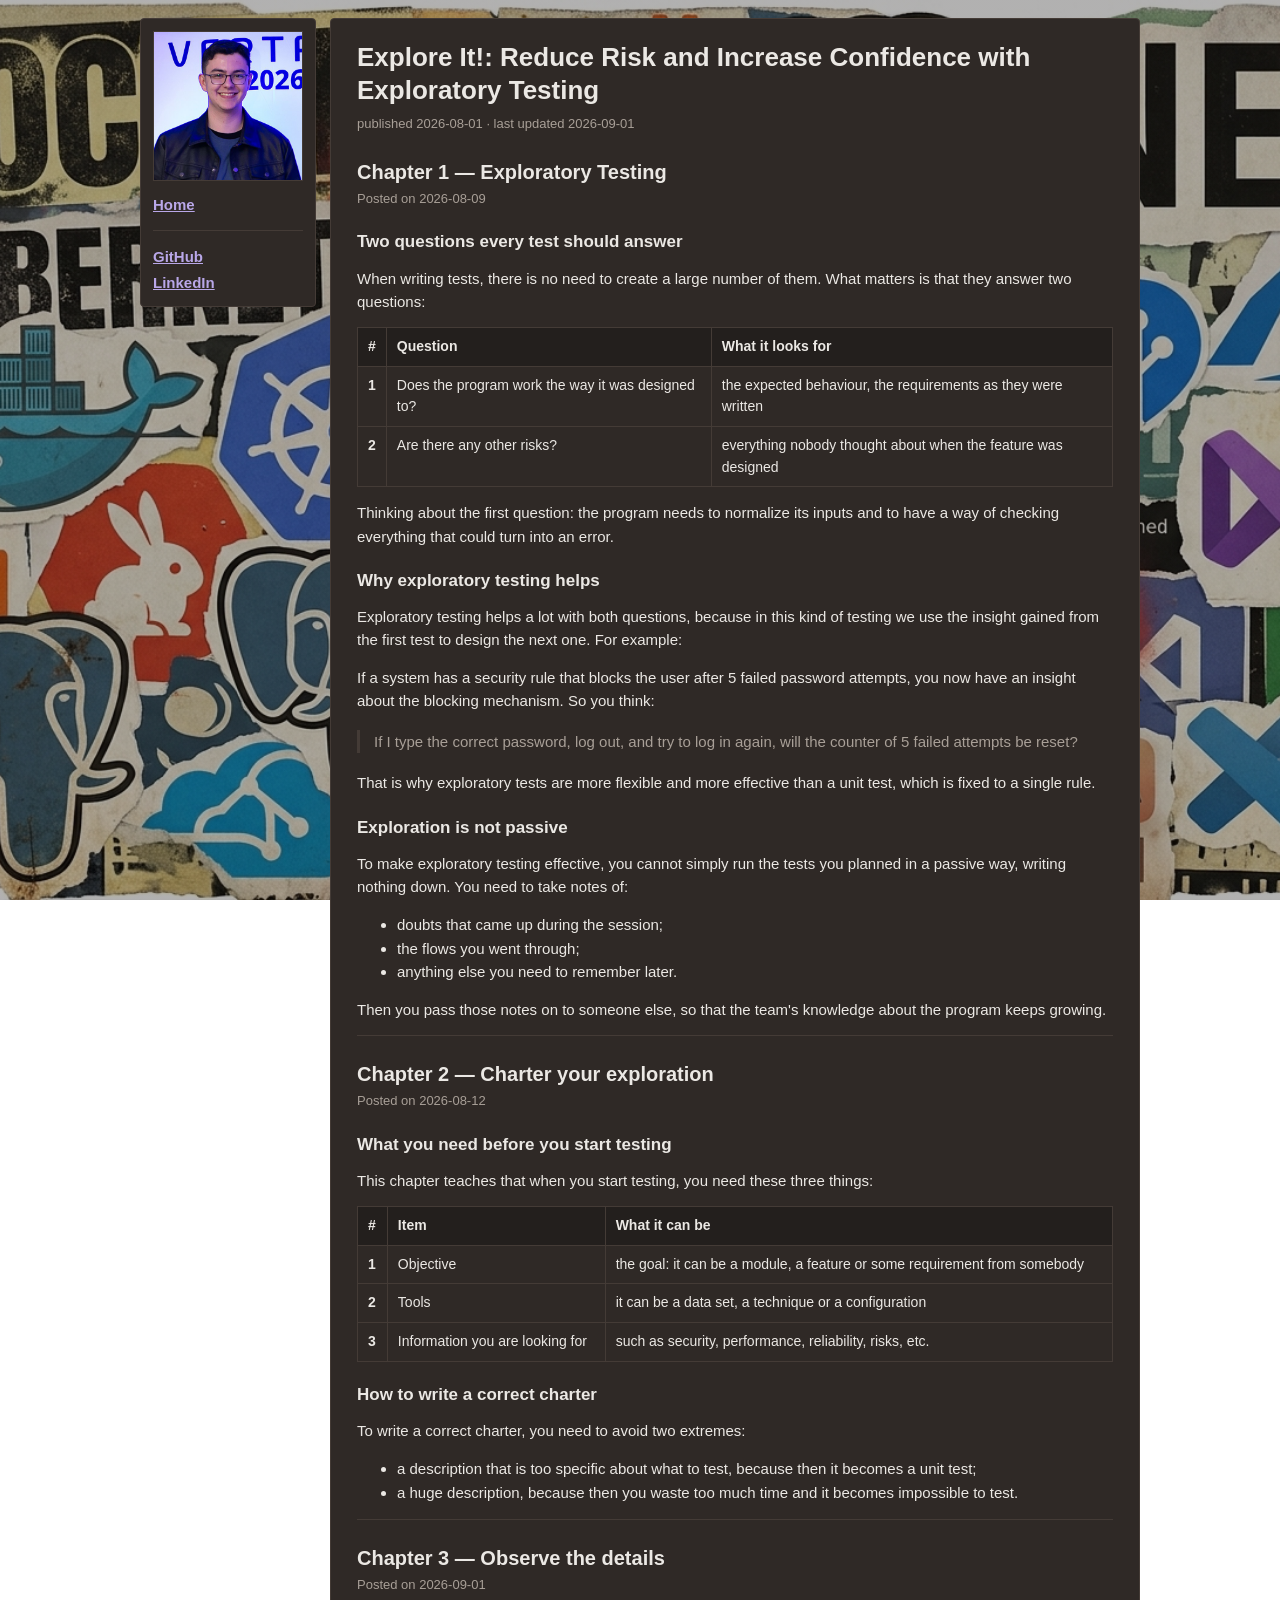
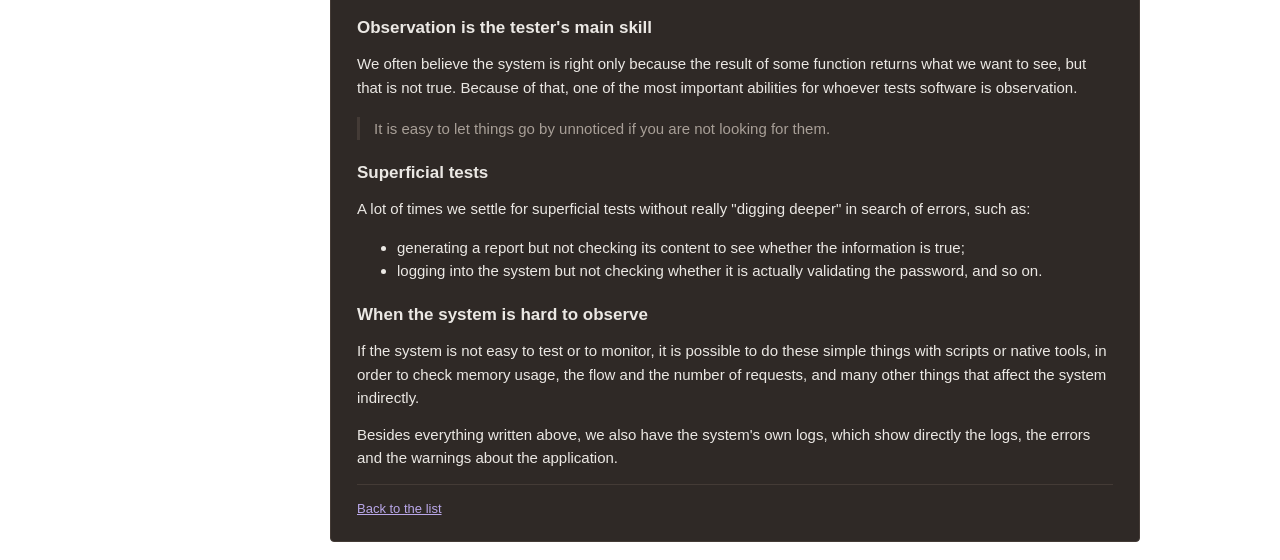
<file: posts/explore-it.html>
<!DOCTYPE html>
<html lang="en">
<head>
  <meta charset="utf-8">
  <meta name="viewport" content="width=device-width, initial-scale=1">
  <title>Carregando...</title>
  <link rel="stylesheet" href="../css/estilos.css">
</head>
<body data-raiz="../" data-slug="explore-it">

  <div class="layout">

    <blog-barra-lateral></blog-barra-lateral>

    <div class="conteudo">
      <article class="painel">
        <blog-post-cabecalho></blog-post-cabecalho>

        <!-- ====================================================================
             CAPITULO 1
             Para o proximo capitulo, copie o bloco abaixo (do <h2> ate o <hr>)
             e troque o numero, a data e o conteudo. A data do capitulo mais
             recente tem que bater com o campo "atualizado" em dados-posts.js.
             ==================================================================== -->
        <h2>Chapter 1 &mdash; Exploratory Testing</h2>
        <p class="capitulo__data">Posted on <time datetime="2026-08-09">2026-08-09</time></p>

        <h3>Two questions every test should answer</h3>
        <p>
          When writing tests, there is no need to create a large number of them. What matters
          is that they answer two questions:
        </p>

        <div class="tabela-rolagem">
          <table class="tabela">
            <thead>
              <tr>
                <th>#</th>
                <th>Question</th>
                <th>What it looks for</th>
              </tr>
            </thead>
            <tbody>
              <tr>
                <td><strong>1</strong></td>
                <td>Does the program work the way it was designed to?</td>
                <td>the expected behaviour, the requirements as they were written</td>
              </tr>
              <tr>
                <td><strong>2</strong></td>
                <td>Are there any other risks?</td>
                <td>everything nobody thought about when the feature was designed</td>
              </tr>
            </tbody>
          </table>
        </div>

        <p>
          Thinking about the first question: the program needs to normalize its inputs and to
          have a way of checking everything that could turn into an error.
        </p>

        <h3>Why exploratory testing helps</h3>
        <p>
          Exploratory testing helps a lot with both questions, because in this kind of testing
          we use the insight gained from the first test to design the next one. For example:
        </p>

        <p>
          If a system has a security rule that blocks the user after 5 failed password
          attempts, you now have an insight about the blocking mechanism. So you think:
        </p>

        <blockquote>
          If I type the correct password, log out, and try to log in again, will the counter of
          5 failed attempts be reset?
        </blockquote>

        <p>
          That is why exploratory tests are more flexible and more effective than a unit test,
          which is fixed to a single rule.
        </p>

        <h3>Exploration is not passive</h3>
        <p>
          To make exploratory testing effective, you cannot simply run the tests you planned in
          a passive way, writing nothing down. You need to take notes of:
        </p>

        <ul>
          <li>doubts that came up during the session;</li>
          <li>the flows you went through;</li>
          <li>anything else you need to remember later.</li>
        </ul>

        <p>
          Then you pass those notes on to someone else, so that the team's knowledge about the
          program keeps growing.
        </p>

        <hr>

        <!-- ====================================================================
             CAPITULO 2
             ==================================================================== -->
        <h2>Chapter 2 &mdash; Charter your exploration</h2>
        <p class="capitulo__data">Posted on <time datetime="2026-08-12">2026-08-12</time></p>

        <h3>What you need before you start testing</h3>
        <p>
          This chapter teaches that when you start testing, you need these three things:
        </p>

        <div class="tabela-rolagem">
          <table class="tabela">
            <thead>
              <tr>
                <th>#</th>
                <th>Item</th>
                <th>What it can be</th>
              </tr>
            </thead>
            <tbody>
              <tr>
                <td><strong>1</strong></td>
                <td>Objective</td>
                <td>the goal: it can be a module, a feature or some requirement from somebody</td>
              </tr>
              <tr>
                <td><strong>2</strong></td>
                <td>Tools</td>
                <td>it can be a data set, a technique or a configuration</td>
              </tr>
              <tr>
                <td><strong>3</strong></td>
                <td>Information you are looking for</td>
                <td>such as security, performance, reliability, risks, etc.</td>
              </tr>
            </tbody>
          </table>
        </div>

        <h3>How to write a correct charter</h3>
        <p>
          To write a correct charter, you need to avoid two extremes:
        </p>

        <ul>
          <li>
            a description that is too specific about what to test, because then it becomes a
            unit test;
          </li>
          <li>
            a huge description, because then you waste too much time and it becomes impossible
            to test.
          </li>
        </ul>

        <hr>

        <!-- ====================================================================
             CAPITULO 3
             ==================================================================== -->
        <h2>Chapter 3 &mdash; Observe the details</h2>
        <p class="capitulo__data">Posted on <time datetime="2026-09-01">2026-09-01</time></p>

        <h3>Observation is the tester's main skill</h3>
        <p>
          We often believe the system is right only because the result of some function returns
          what we want to see, but that is not true. Because of that, one of the most important
          abilities for whoever tests software is observation.
        </p>

        <blockquote>
          It is easy to let things go by unnoticed if you are not looking for them.
        </blockquote>

        <h3>Superficial tests</h3>
        <p>
          A lot of times we settle for superficial tests without really &quot;digging
          deeper&quot; in search of errors, such as:
        </p>

        <ul>
          <li>
            generating a report but not checking its content to see whether the information is
            true;
          </li>
          <li>
            logging into the system but not checking whether it is actually validating the
            password, and so on.
          </li>
        </ul>

        <h3>When the system is hard to observe</h3>
        <p>
          If the system is not easy to test or to monitor, it is possible to do these simple
          things with scripts or native tools, in order to check memory usage, the flow and the
          number of requests, and many other things that affect the system indirectly.
        </p>

        <p>
          Besides everything written above, we also have the system's own logs, which show
          directly the logs, the errors and the warnings about the application.
        </p>

        <hr>
        <p class="post__voltar"><a href="../index.html">Back to the list</a></p>
      </article>
    </div>
  </div>

  <script src="../js/dados-posts.js"></script>
  <script src="../js/componentes.js"></script>
</body>
</html>
</file>
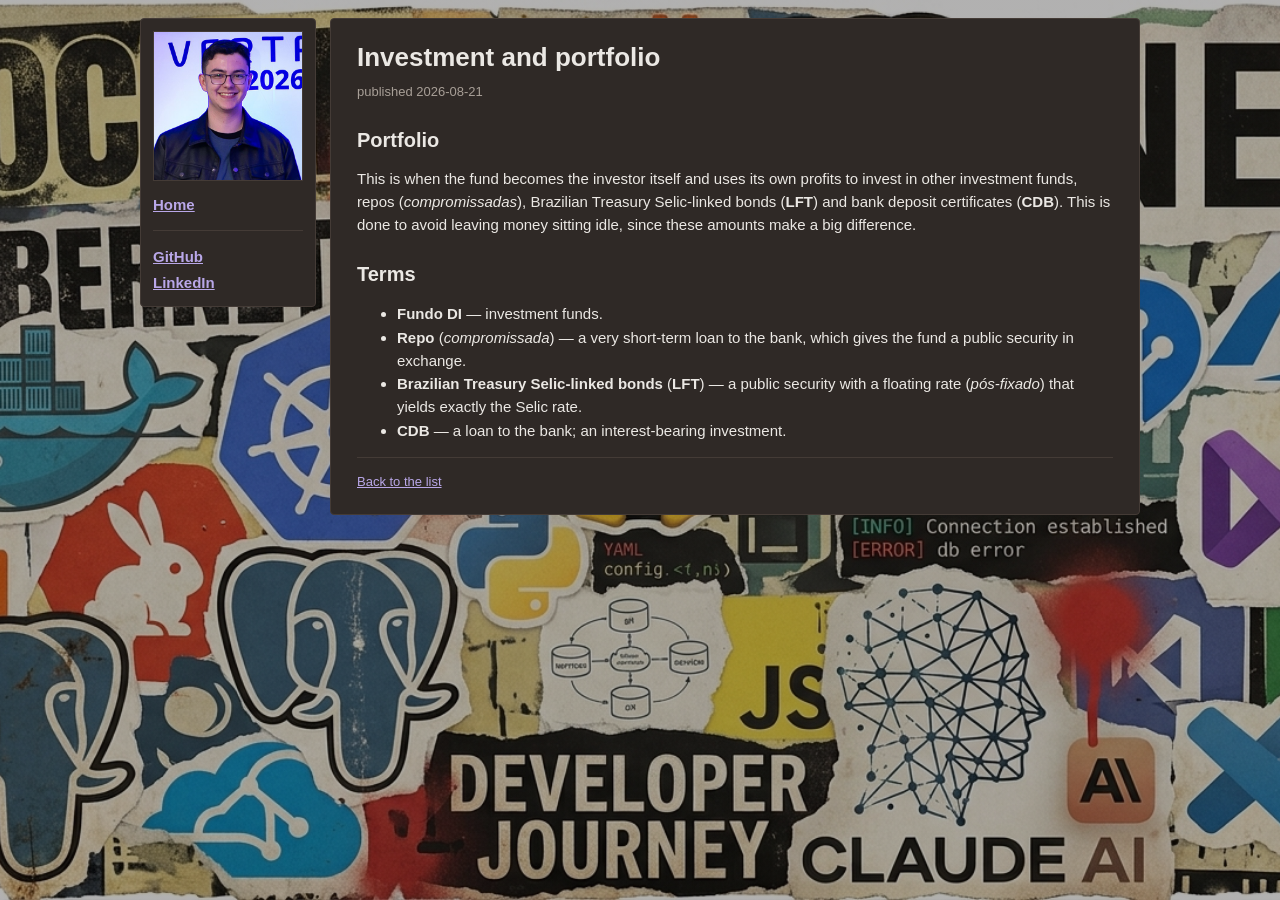
<file: posts/investment-and-portfolio.html>
<!DOCTYPE html>
<html lang="en">
<head>
  <meta charset="utf-8">
  <meta name="viewport" content="width=device-width, initial-scale=1">
  <title>Carregando...</title>
  <link rel="stylesheet" href="../css/estilos.css">
</head>
<body data-raiz="../" data-slug="investment-and-portfolio">

  <div class="layout">

    <blog-barra-lateral></blog-barra-lateral>

    <div class="conteudo">
      <article class="painel">
        <blog-post-cabecalho></blog-post-cabecalho>

        <h2>Portfolio</h2>
        <p>
          This is when the fund becomes the investor itself and uses its own profits to invest
          in other investment funds, repos (<em>compromissadas</em>), Brazilian Treasury
          Selic-linked bonds (<strong>LFT</strong>) and bank deposit certificates
          (<strong>CDB</strong>). This is done to avoid leaving money sitting idle, since these
          amounts make a big difference.
        </p>

        <h2>Terms</h2>
        <ul>
          <li>
            <strong>Fundo DI</strong> &mdash; investment funds.
          </li>
          <li>
            <strong>Repo</strong> (<em>compromissada</em>) &mdash; a very short-term loan to the
            bank, which gives the fund a public security in exchange.
          </li>
          <li>
            <strong>Brazilian Treasury Selic-linked bonds</strong> (<strong>LFT</strong>)
            &mdash; a public security with a floating rate (<em>pós-fixado</em>) that yields
            exactly the Selic rate.
          </li>
          <li>
            <strong>CDB</strong> &mdash; a loan to the bank; an interest-bearing investment.
          </li>
        </ul>

        <hr>
        <p class="post__voltar"><a href="../index.html">Back to the list</a></p>
      </article>
    </div>
  </div>

  <script src="../js/dados-posts.js"></script>
  <script src="../js/componentes.js"></script>
</body>
</html>
</file>
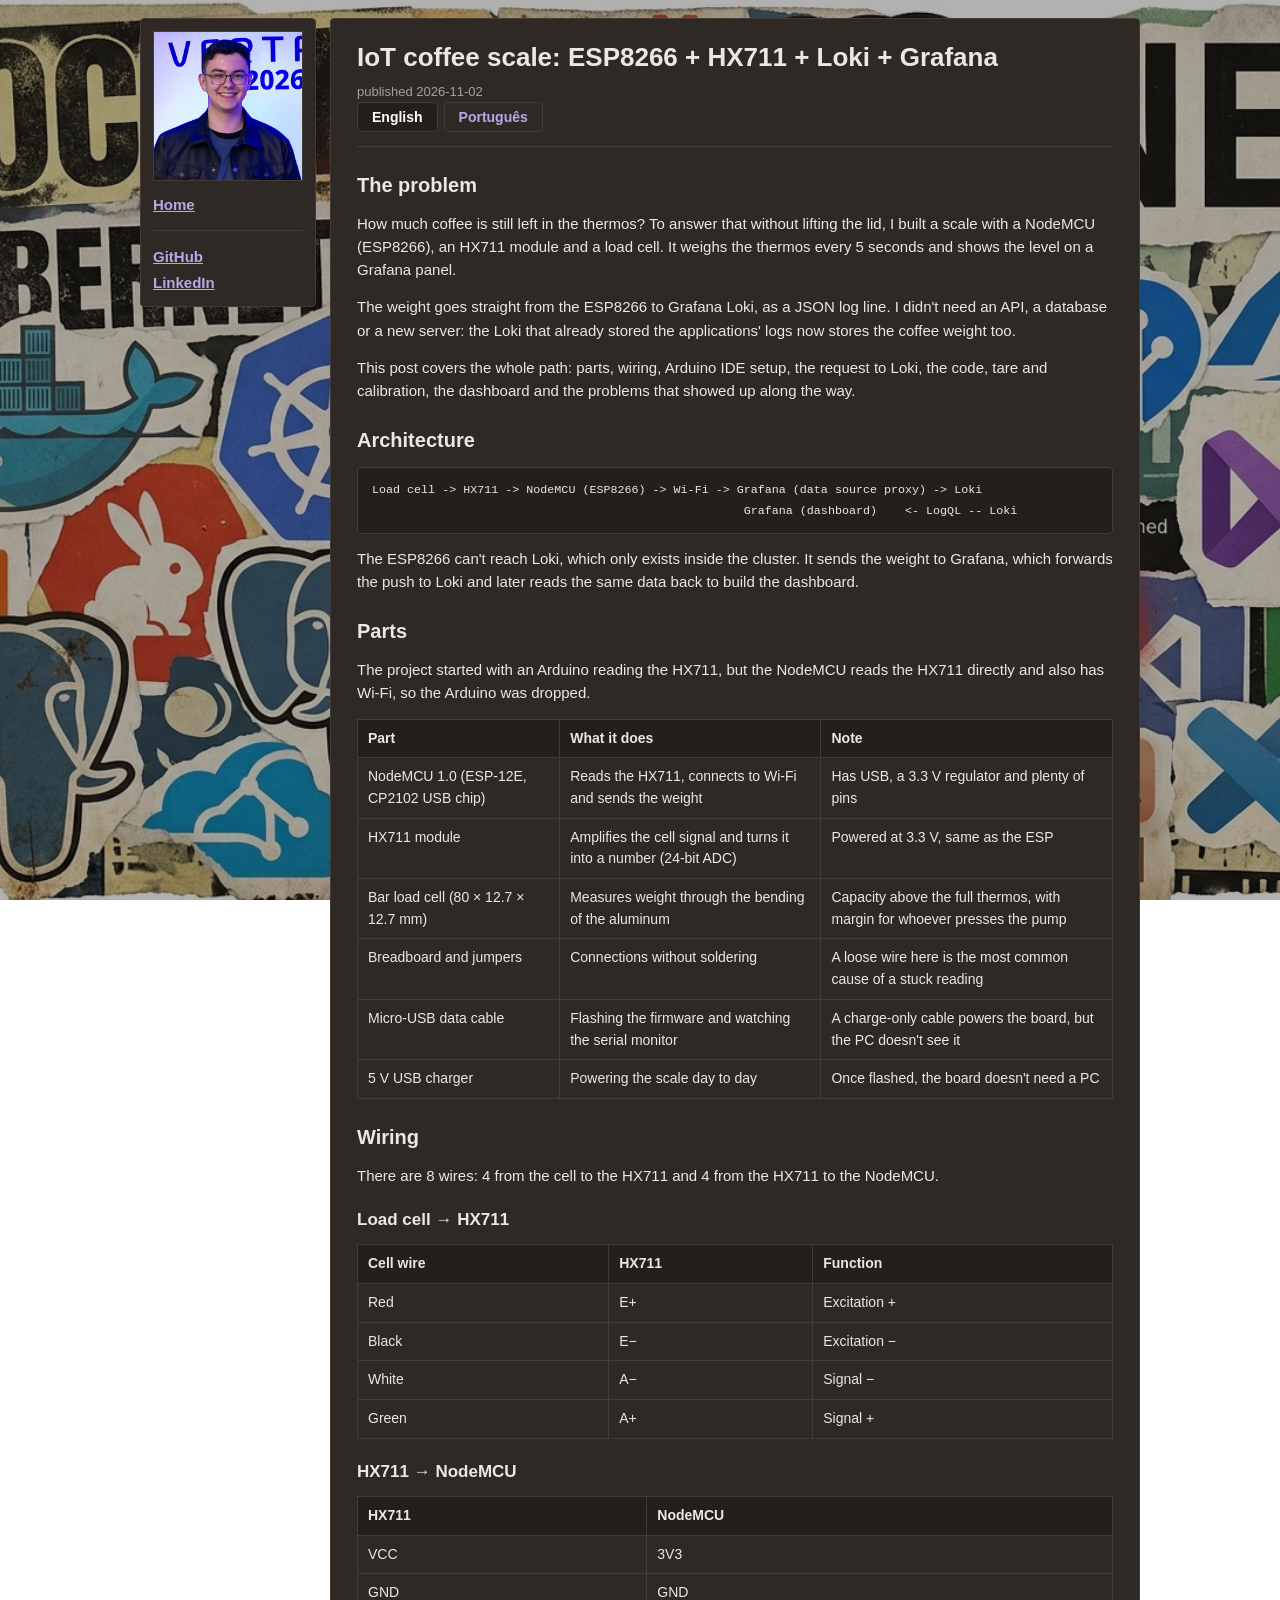
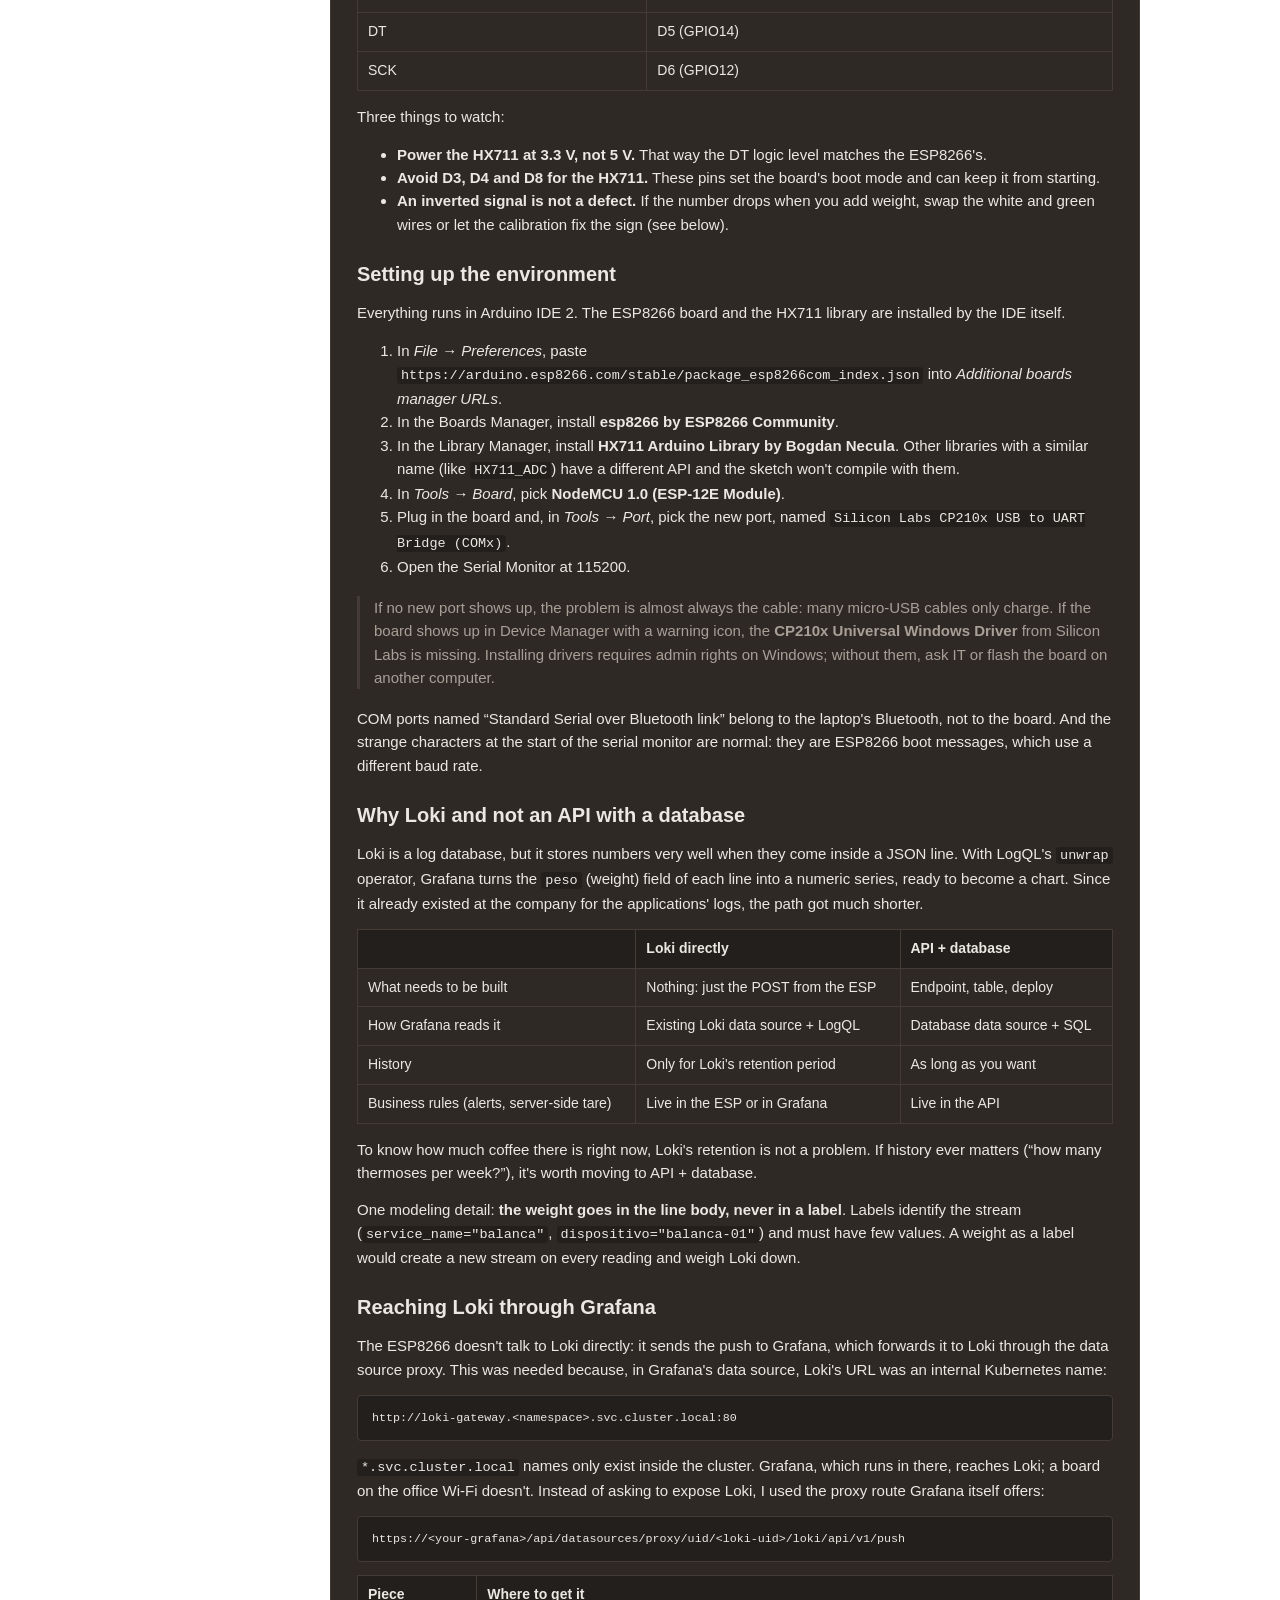
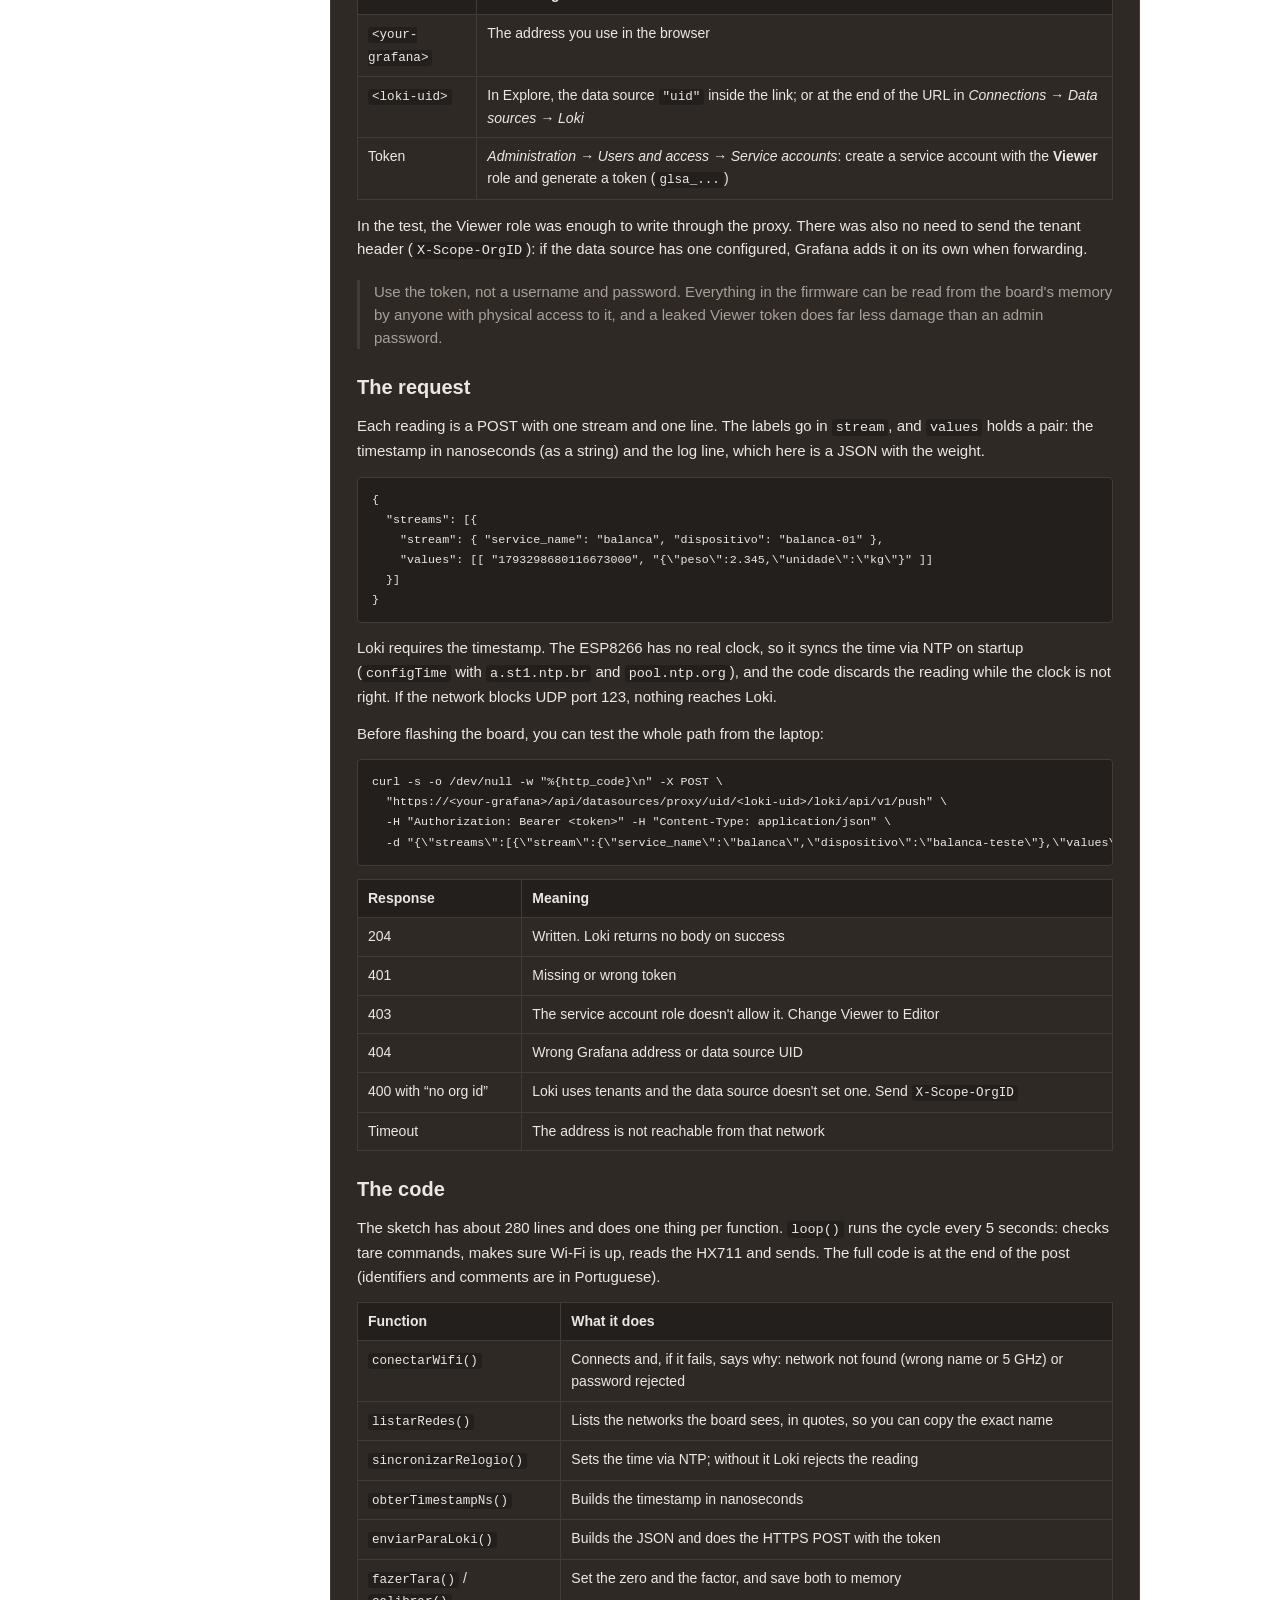
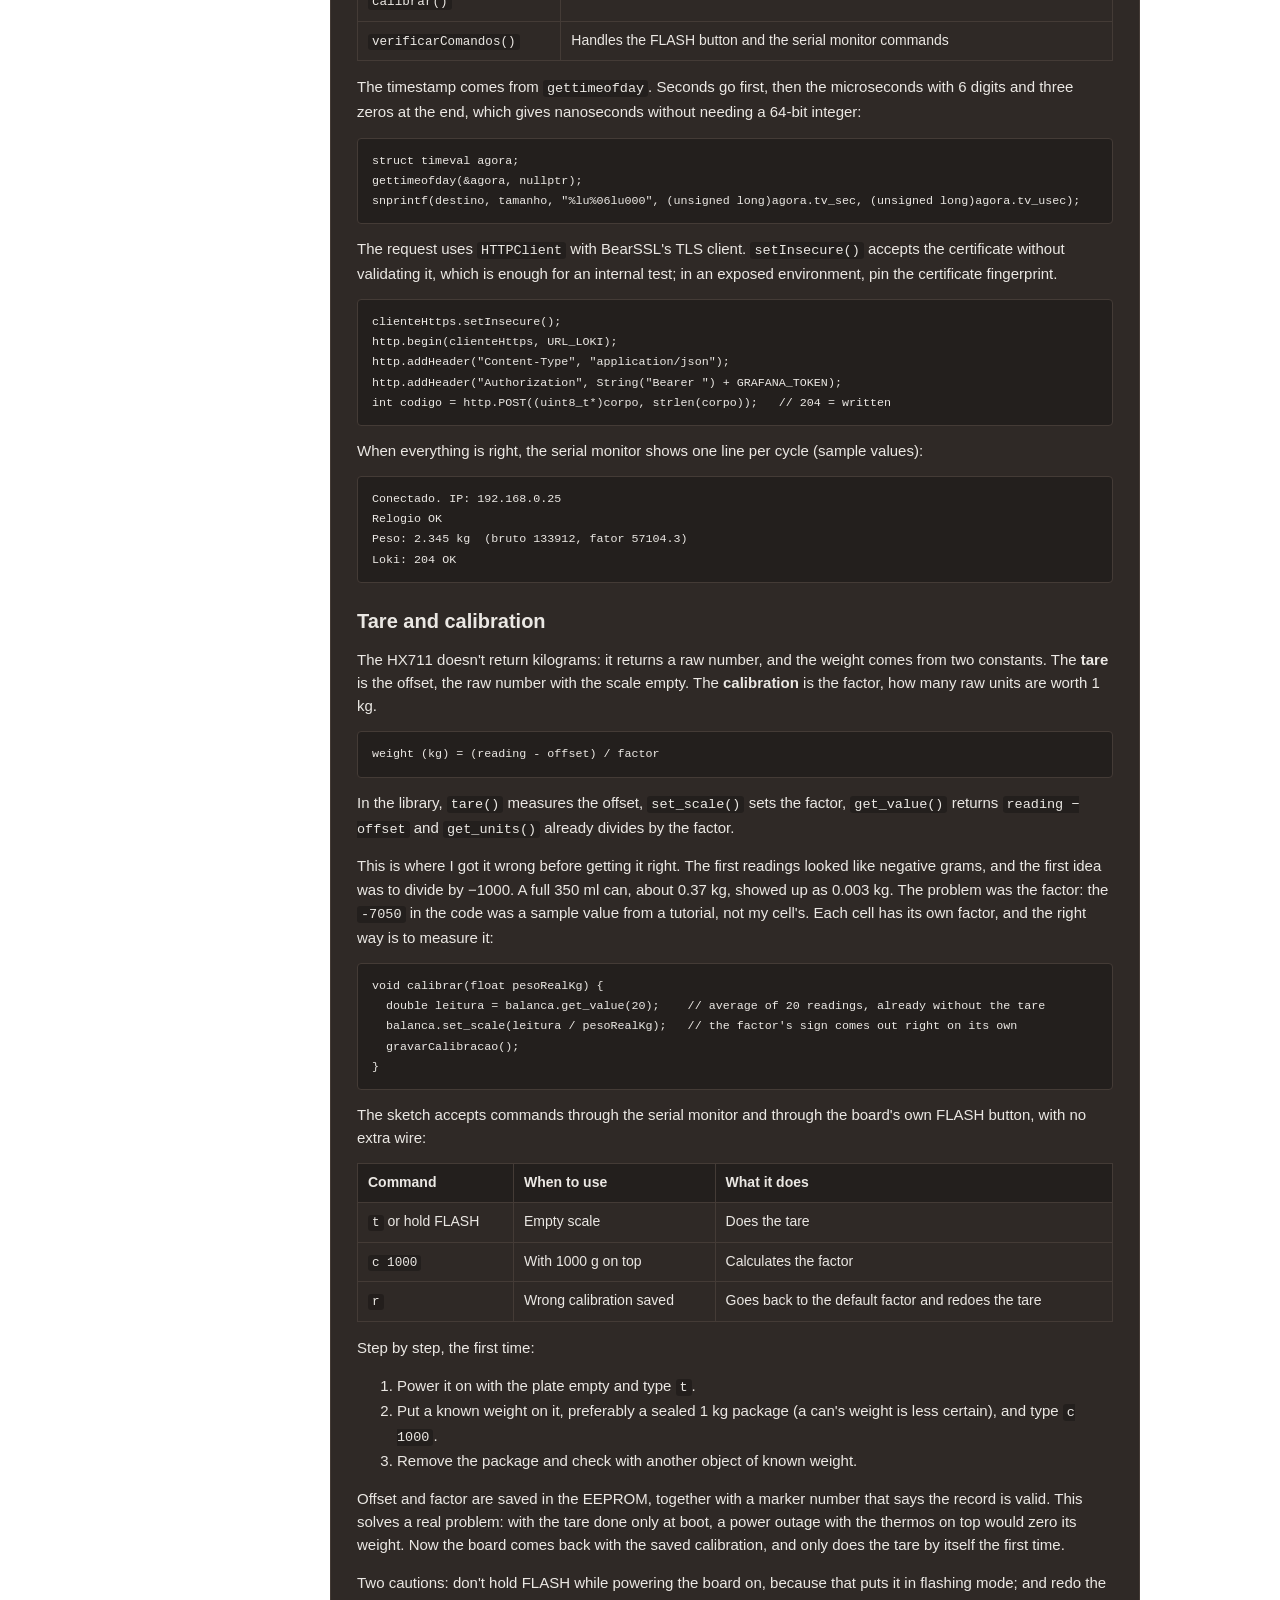
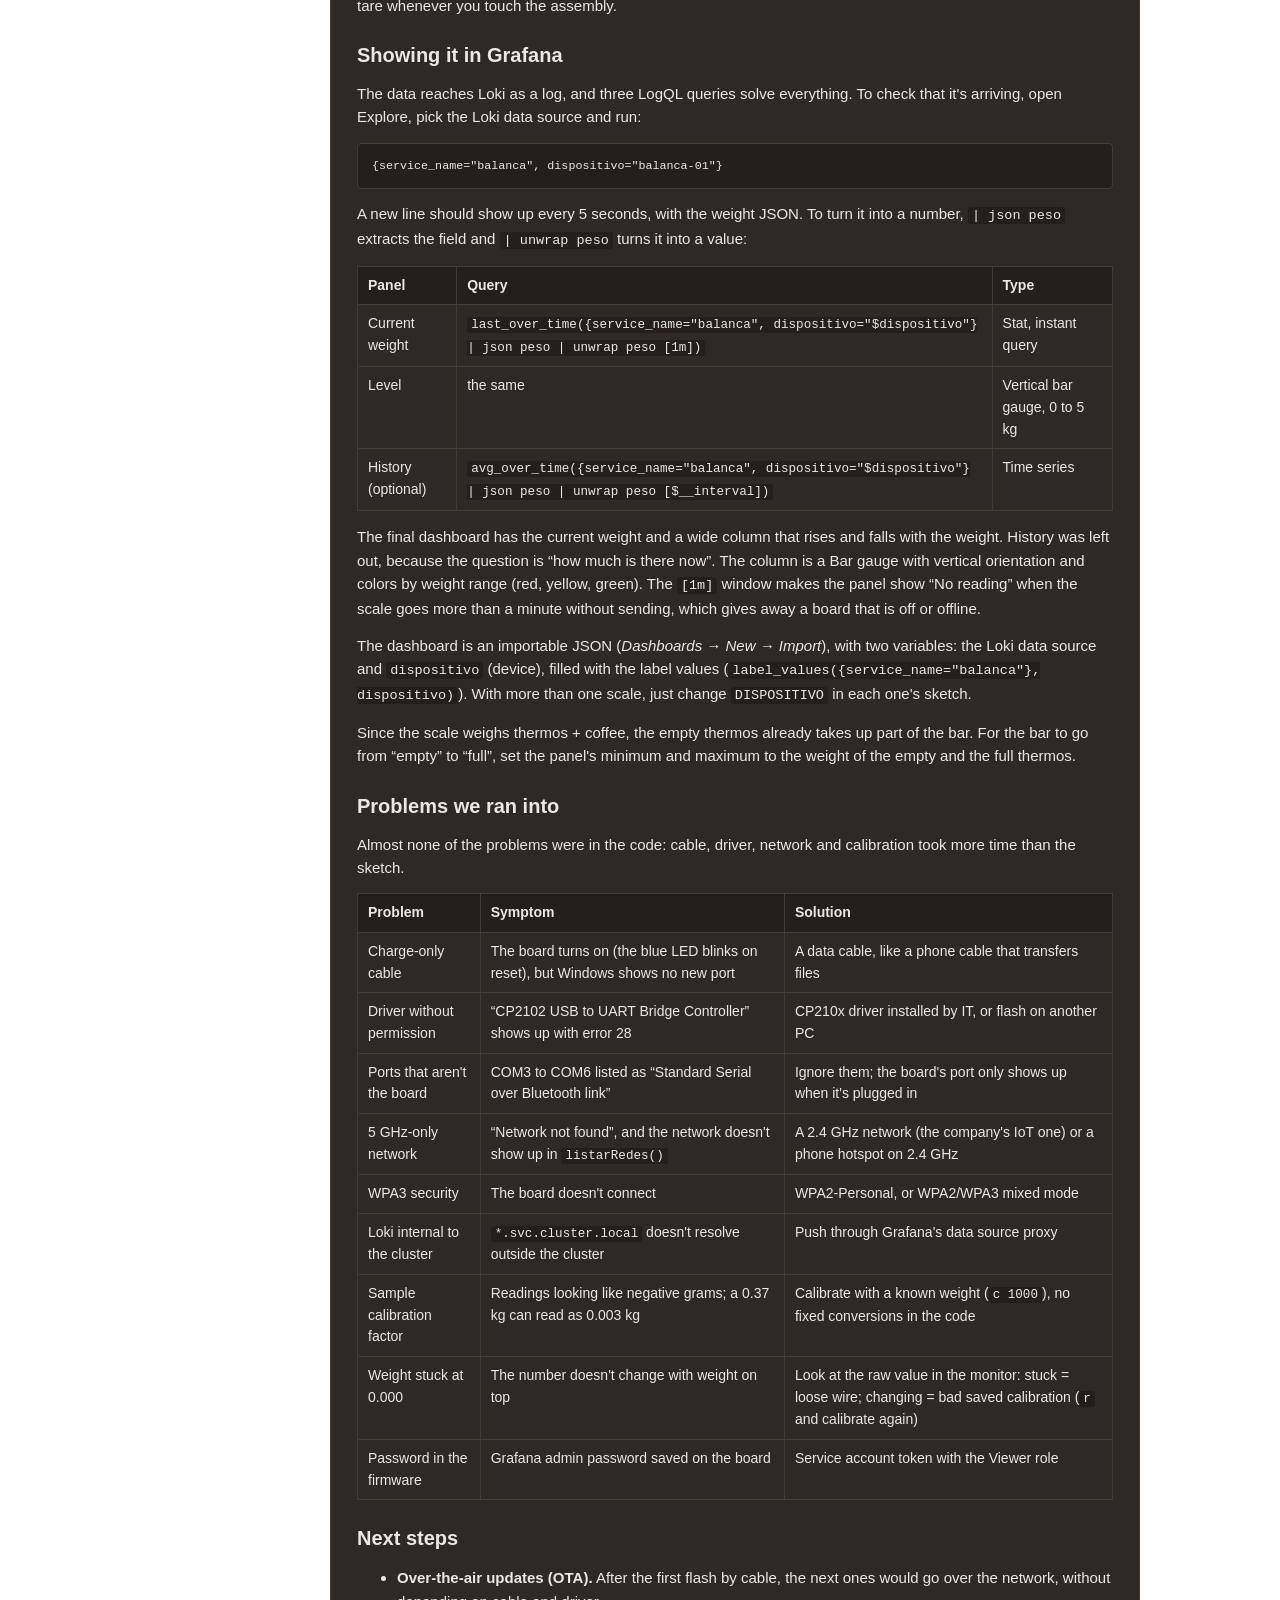
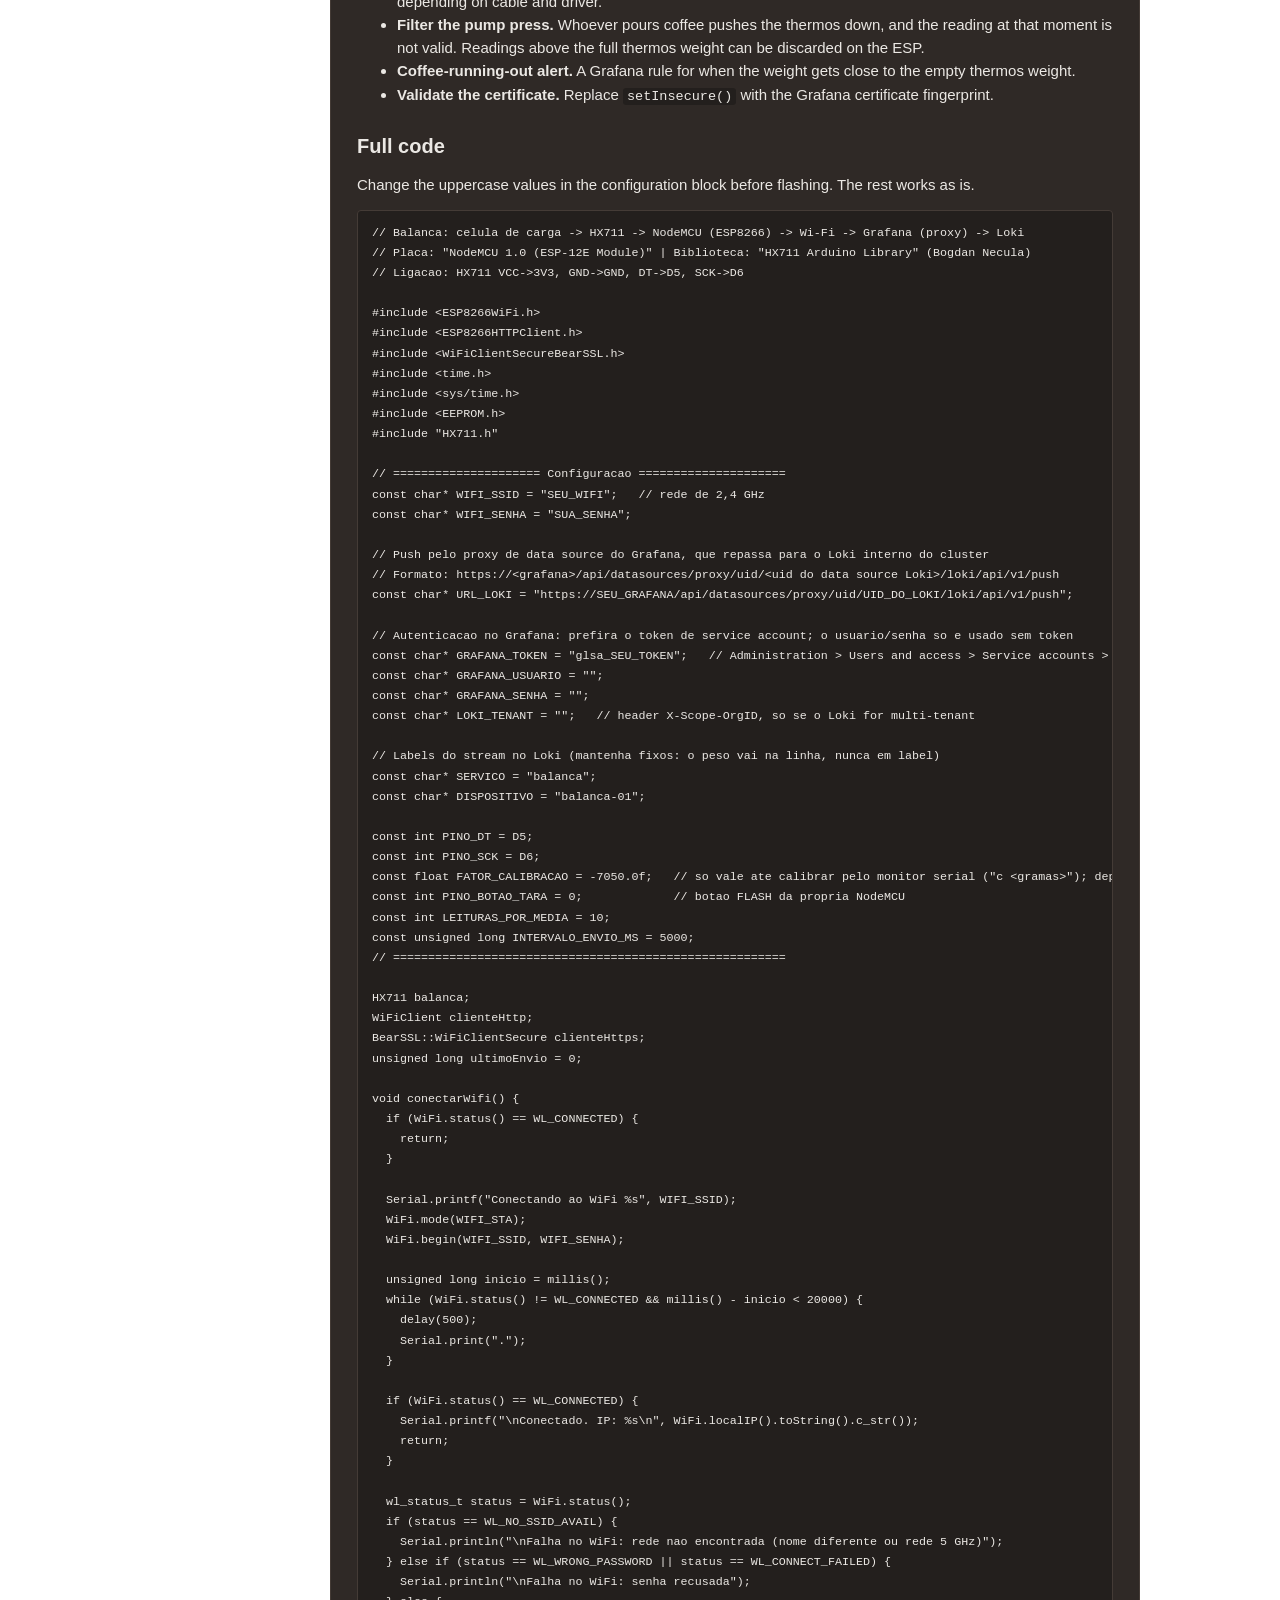
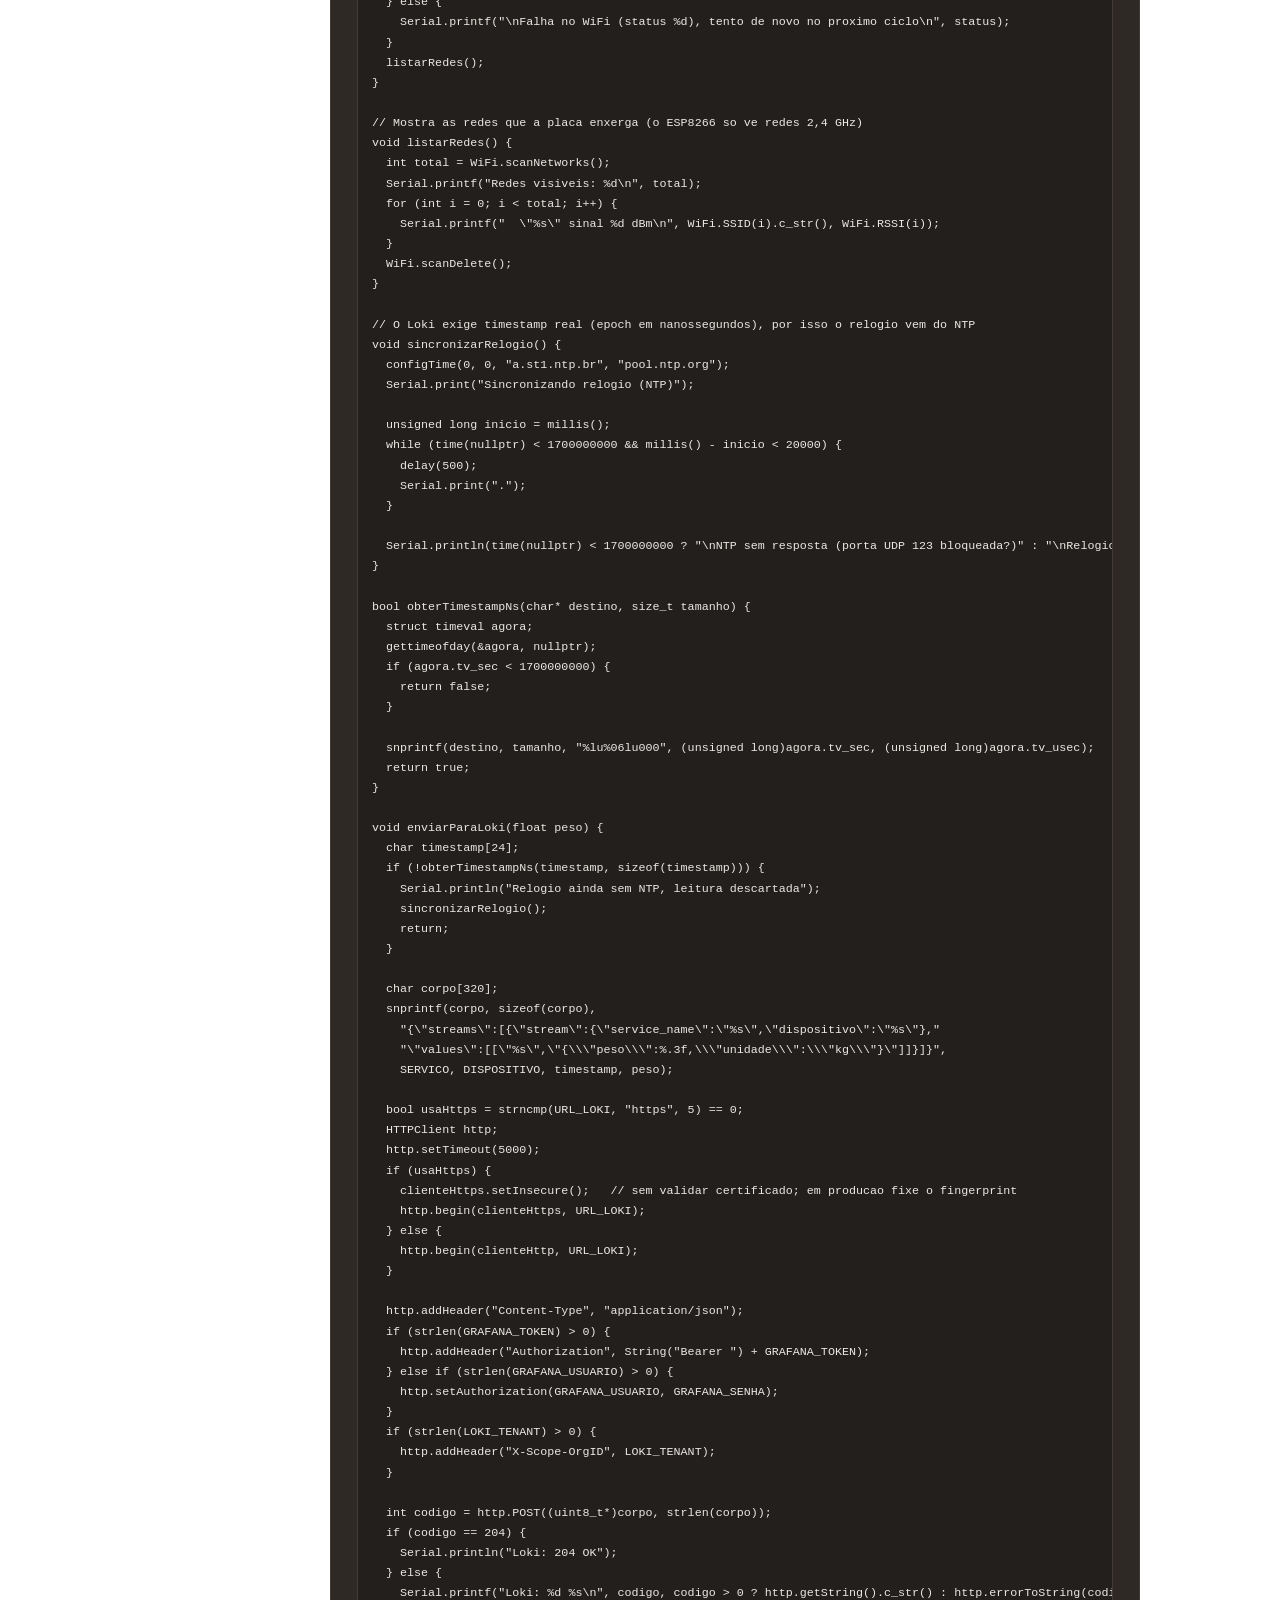
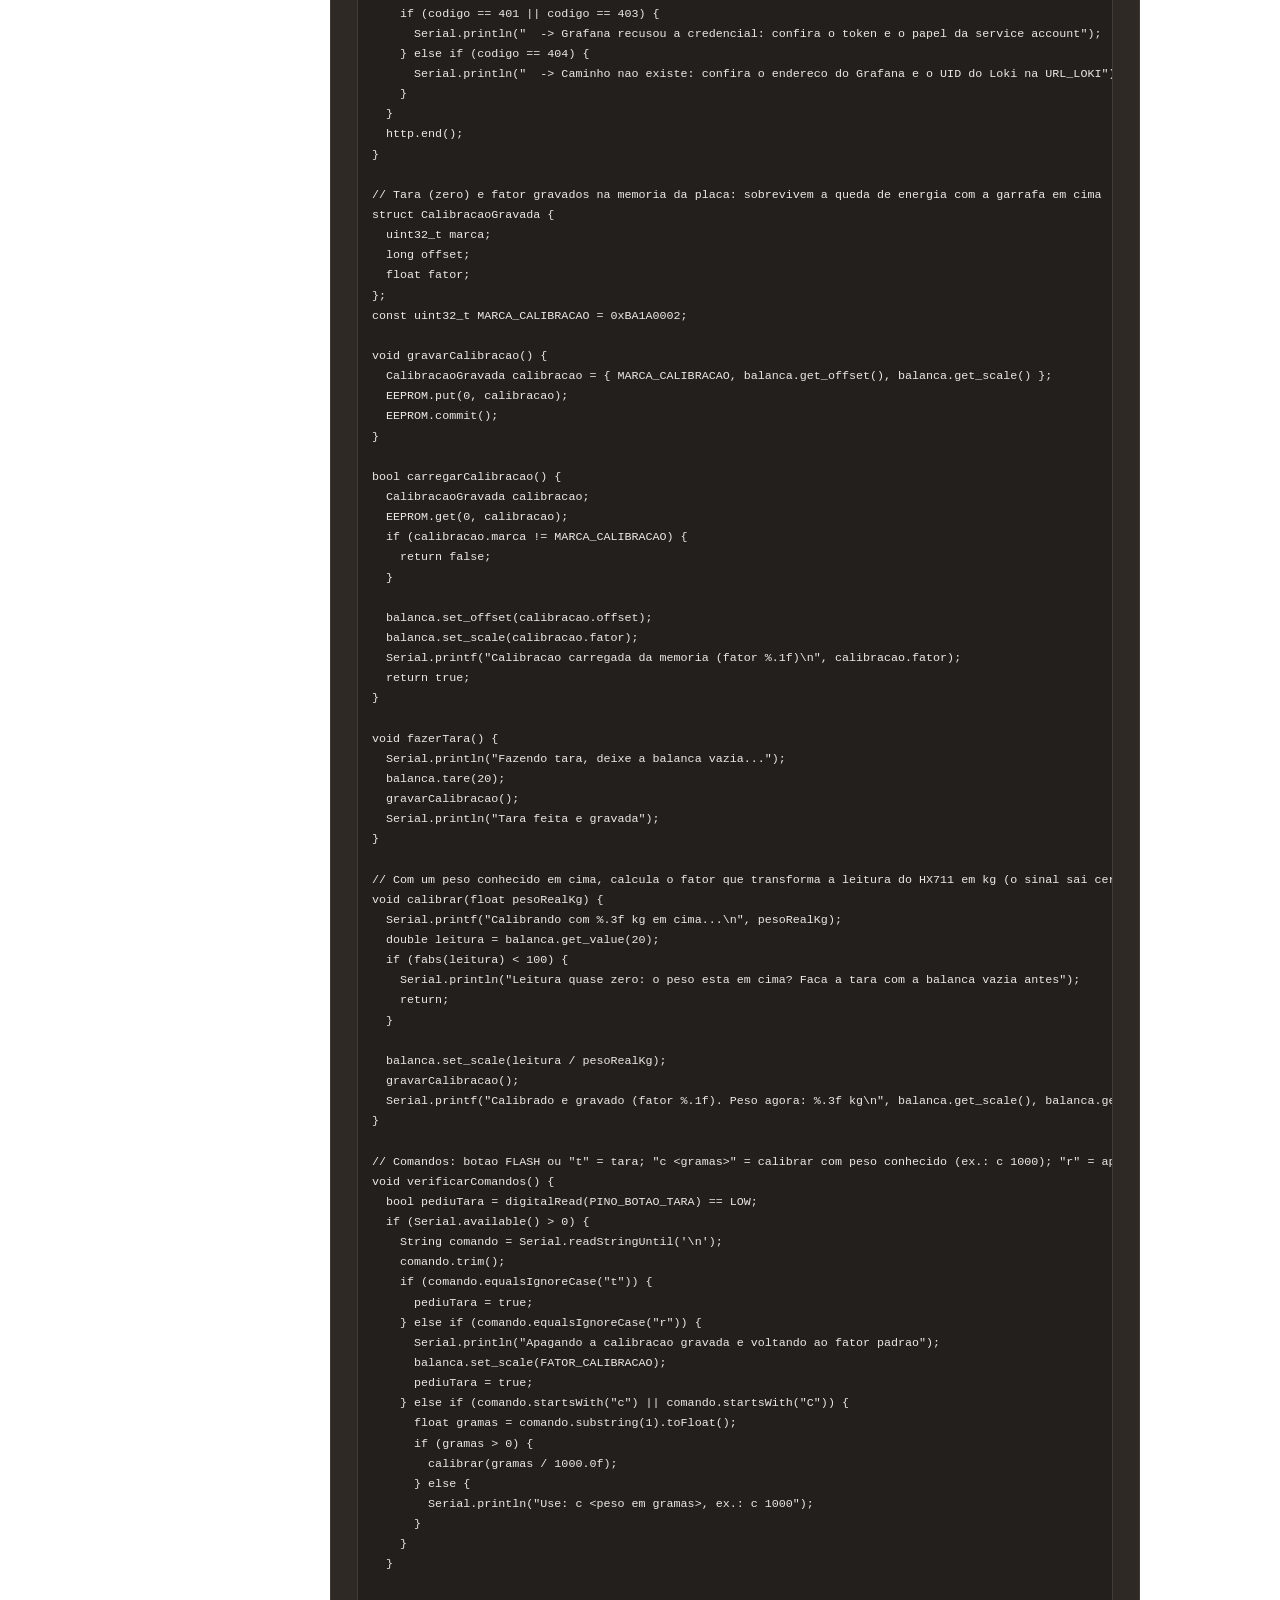
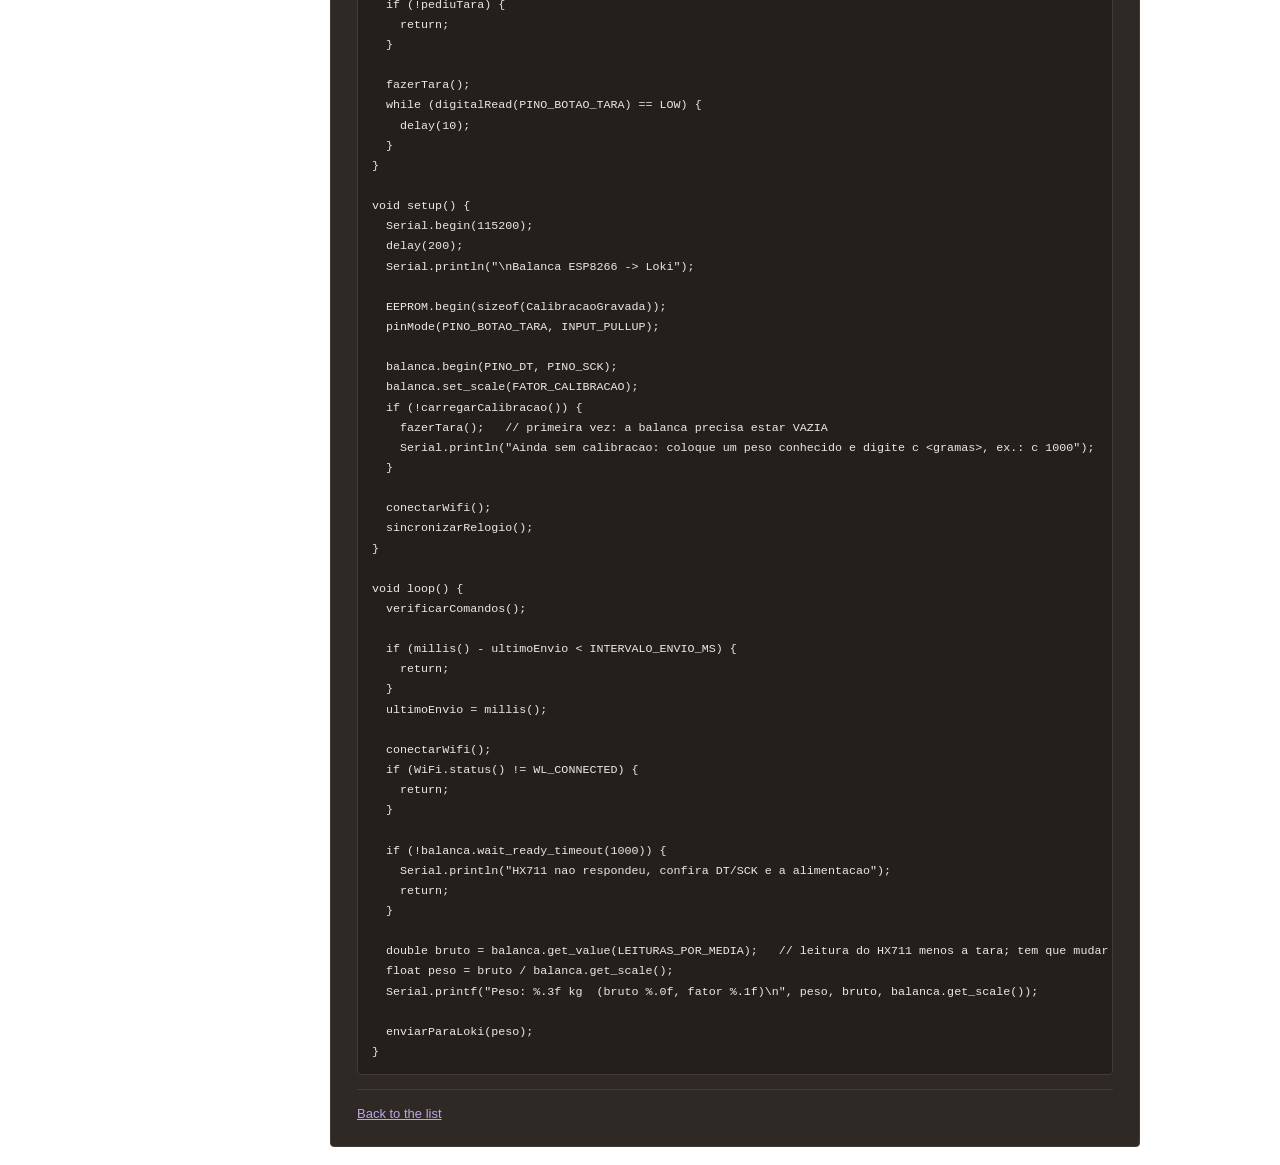
<file: posts/iot-coffee-scale.html>
<!DOCTYPE html>
<html lang="en">
<head>
  <meta charset="utf-8">
  <meta name="viewport" content="width=device-width, initial-scale=1">
  <title>Carregando...</title>
  <link rel="stylesheet" href="../css/estilos.css">
</head>
<body data-raiz="../" data-slug="iot-coffee-scale">

  <div class="layout">

    <blog-barra-lateral></blog-barra-lateral>

    <div class="conteudo">
      <article class="painel">
        <blog-post-cabecalho></blog-post-cabecalho>

        <blog-filtro secoes="en:English,pt:Português"></blog-filtro>

        <!-- ====================================================================
             ENGLISH
             ==================================================================== -->
        <div data-secao="en" lang="en">

          <h2>The problem</h2>
          <p>
            How much coffee is still left in the thermos? To answer that without lifting the
            lid, I built a scale with a NodeMCU (ESP8266), an HX711 module and a load cell. It
            weighs the thermos every 5 seconds and shows the level on a Grafana panel.
          </p>
          <p>
            The weight goes straight from the ESP8266 to Grafana Loki, as a JSON log line. I
            didn't need an API, a database or a new server: the Loki that already stored the
            applications' logs now stores the coffee weight too.
          </p>
          <p>
            This post covers the whole path: parts, wiring, Arduino IDE setup, the request to
            Loki, the code, tare and calibration, the dashboard and the problems that showed up
            along the way.
          </p>

          <h2>Architecture</h2>
<pre><code>Load cell -&gt; HX711 -&gt; NodeMCU (ESP8266) -&gt; Wi-Fi -&gt; Grafana (data source proxy) -&gt; Loki
                                                     Grafana (dashboard)    &lt;- LogQL -- Loki</code></pre>
          <p>
            The ESP8266 can't reach Loki, which only exists inside the cluster. It sends the
            weight to Grafana, which forwards the push to Loki and later reads the same data
            back to build the dashboard.
          </p>

          <h2>Parts</h2>
          <p>
            The project started with an Arduino reading the HX711, but the NodeMCU reads the
            HX711 directly and also has Wi-Fi, so the Arduino was dropped.
          </p>
          <div class="tabela-rolagem">
            <table class="tabela">
              <thead>
                <tr><th>Part</th><th>What it does</th><th>Note</th></tr>
              </thead>
              <tbody>
                <tr><td>NodeMCU 1.0 (ESP-12E, CP2102 USB chip)</td><td>Reads the HX711, connects to Wi-Fi and sends the weight</td><td>Has USB, a 3.3 V regulator and plenty of pins</td></tr>
                <tr><td>HX711 module</td><td>Amplifies the cell signal and turns it into a number (24-bit ADC)</td><td>Powered at 3.3 V, same as the ESP</td></tr>
                <tr><td>Bar load cell (80 &times; 12.7 &times; 12.7 mm)</td><td>Measures weight through the bending of the aluminum</td><td>Capacity above the full thermos, with margin for whoever presses the pump</td></tr>
                <tr><td>Breadboard and jumpers</td><td>Connections without soldering</td><td>A loose wire here is the most common cause of a stuck reading</td></tr>
                <tr><td>Micro-USB data cable</td><td>Flashing the firmware and watching the serial monitor</td><td>A charge-only cable powers the board, but the PC doesn't see it</td></tr>
                <tr><td>5 V USB charger</td><td>Powering the scale day to day</td><td>Once flashed, the board doesn't need a PC</td></tr>
              </tbody>
            </table>
          </div>

          <h2>Wiring</h2>
          <p>There are 8 wires: 4 from the cell to the HX711 and 4 from the HX711 to the NodeMCU.</p>

          <h3>Load cell &rarr; HX711</h3>
          <div class="tabela-rolagem">
            <table class="tabela">
              <thead>
                <tr><th>Cell wire</th><th>HX711</th><th>Function</th></tr>
              </thead>
              <tbody>
                <tr><td>Red</td><td>E+</td><td>Excitation +</td></tr>
                <tr><td>Black</td><td>E&minus;</td><td>Excitation &minus;</td></tr>
                <tr><td>White</td><td>A&minus;</td><td>Signal &minus;</td></tr>
                <tr><td>Green</td><td>A+</td><td>Signal +</td></tr>
              </tbody>
            </table>
          </div>

          <h3>HX711 &rarr; NodeMCU</h3>
          <div class="tabela-rolagem">
            <table class="tabela">
              <thead>
                <tr><th>HX711</th><th>NodeMCU</th></tr>
              </thead>
              <tbody>
                <tr><td>VCC</td><td>3V3</td></tr>
                <tr><td>GND</td><td>GND</td></tr>
                <tr><td>DT</td><td>D5 (GPIO14)</td></tr>
                <tr><td>SCK</td><td>D6 (GPIO12)</td></tr>
              </tbody>
            </table>
          </div>

          <p>Three things to watch:</p>
          <ul>
            <li><strong>Power the HX711 at 3.3 V, not 5 V.</strong> That way the DT logic level matches the ESP8266's.</li>
            <li><strong>Avoid D3, D4 and D8 for the HX711.</strong> These pins set the board's boot mode and can keep it from starting.</li>
            <li><strong>An inverted signal is not a defect.</strong> If the number drops when you add weight, swap the white and green wires or let the calibration fix the sign (see below).</li>
          </ul>

          <h2>Setting up the environment</h2>
          <p>Everything runs in Arduino IDE 2. The ESP8266 board and the HX711 library are installed by the IDE itself.</p>
          <ol>
            <li>In <em>File &rarr; Preferences</em>, paste <code>https://arduino.esp8266.com/stable/package_esp8266com_index.json</code> into <em>Additional boards manager URLs</em>.</li>
            <li>In the Boards Manager, install <strong>esp8266 by ESP8266 Community</strong>.</li>
            <li>In the Library Manager, install <strong>HX711 Arduino Library by Bogdan Necula</strong>. Other libraries with a similar name (like <code>HX711_ADC</code>) have a different API and the sketch won't compile with them.</li>
            <li>In <em>Tools &rarr; Board</em>, pick <strong>NodeMCU 1.0 (ESP-12E Module)</strong>.</li>
            <li>Plug in the board and, in <em>Tools &rarr; Port</em>, pick the new port, named <code>Silicon Labs CP210x USB to UART Bridge (COMx)</code>.</li>
            <li>Open the Serial Monitor at 115200.</li>
          </ol>
          <blockquote>
            If no new port shows up, the problem is almost always the cable: many micro-USB
            cables only charge. If the board shows up in Device Manager with a warning icon,
            the <strong>CP210x Universal Windows Driver</strong> from Silicon Labs is missing.
            Installing drivers requires admin rights on Windows; without them, ask IT or flash
            the board on another computer.
          </blockquote>
          <p>
            COM ports named &ldquo;Standard Serial over Bluetooth link&rdquo; belong to the
            laptop's Bluetooth, not to the board. And the strange characters at the start of the
            serial monitor are normal: they are ESP8266 boot messages, which use a different
            baud rate.
          </p>

          <h2>Why Loki and not an API with a database</h2>
          <p>
            Loki is a log database, but it stores numbers very well when they come inside a JSON
            line. With LogQL's <code>unwrap</code> operator, Grafana turns the <code>peso</code>
            (weight) field of each line into a numeric series, ready to become a chart. Since it
            already existed at the company for the applications' logs, the path got much
            shorter.
          </p>
          <div class="tabela-rolagem">
            <table class="tabela">
              <thead>
                <tr><th></th><th>Loki directly</th><th>API + database</th></tr>
              </thead>
              <tbody>
                <tr><td>What needs to be built</td><td>Nothing: just the POST from the ESP</td><td>Endpoint, table, deploy</td></tr>
                <tr><td>How Grafana reads it</td><td>Existing Loki data source + LogQL</td><td>Database data source + SQL</td></tr>
                <tr><td>History</td><td>Only for Loki's retention period</td><td>As long as you want</td></tr>
                <tr><td>Business rules (alerts, server-side tare)</td><td>Live in the ESP or in Grafana</td><td>Live in the API</td></tr>
              </tbody>
            </table>
          </div>
          <p>
            To know how much coffee there is right now, Loki's retention is not a problem. If
            history ever matters (&ldquo;how many thermoses per week?&rdquo;), it's worth moving
            to API + database.
          </p>
          <p>
            One modeling detail: <strong>the weight goes in the line body, never in a
            label</strong>. Labels identify the stream (<code>service_name="balanca"</code>,
            <code>dispositivo="balanca-01"</code>) and must have few values. A weight as a label
            would create a new stream on every reading and weigh Loki down.
          </p>

          <h2>Reaching Loki through Grafana</h2>
          <p>
            The ESP8266 doesn't talk to Loki directly: it sends the push to Grafana, which
            forwards it to Loki through the data source proxy. This was needed because, in
            Grafana's data source, Loki's URL was an internal Kubernetes name:
          </p>
<pre><code>http://loki-gateway.&lt;namespace&gt;.svc.cluster.local:80</code></pre>
          <p>
            <code>*.svc.cluster.local</code> names only exist inside the cluster. Grafana, which
            runs in there, reaches Loki; a board on the office Wi-Fi doesn't. Instead of asking
            to expose Loki, I used the proxy route Grafana itself offers:
          </p>
<pre><code>https://&lt;your-grafana&gt;/api/datasources/proxy/uid/&lt;loki-uid&gt;/loki/api/v1/push</code></pre>
          <div class="tabela-rolagem">
            <table class="tabela">
              <thead>
                <tr><th>Piece</th><th>Where to get it</th></tr>
              </thead>
              <tbody>
                <tr><td><code>&lt;your-grafana&gt;</code></td><td>The address you use in the browser</td></tr>
                <tr><td><code>&lt;loki-uid&gt;</code></td><td>In Explore, the data source <code>"uid"</code> inside the link; or at the end of the URL in <em>Connections &rarr; Data sources &rarr; Loki</em></td></tr>
                <tr><td>Token</td><td><em>Administration &rarr; Users and access &rarr; Service accounts</em>: create a service account with the <strong>Viewer</strong> role and generate a token (<code>glsa_...</code>)</td></tr>
              </tbody>
            </table>
          </div>
          <p>
            In the test, the Viewer role was enough to write through the proxy. There was also no
            need to send the tenant header (<code>X-Scope-OrgID</code>): if the data source has
            one configured, Grafana adds it on its own when forwarding.
          </p>
          <blockquote>
            Use the token, not a username and password. Everything in the firmware can be read
            from the board's memory by anyone with physical access to it, and a leaked Viewer
            token does far less damage than an admin password.
          </blockquote>

          <h2>The request</h2>
          <p>
            Each reading is a POST with one stream and one line. The labels go in
            <code>stream</code>, and <code>values</code> holds a pair: the timestamp in
            nanoseconds (as a string) and the log line, which here is a JSON with the weight.
          </p>
<pre><code>{
  "streams": [{
    "stream": { "service_name": "balanca", "dispositivo": "balanca-01" },
    "values": [[ "1793298680116673000", "{\"peso\":2.345,\"unidade\":\"kg\"}" ]]
  }]
}</code></pre>
          <p>
            Loki requires the timestamp. The ESP8266 has no real clock, so it syncs the time via
            NTP on startup (<code>configTime</code> with <code>a.st1.ntp.br</code> and
            <code>pool.ntp.org</code>), and the code discards the reading while the clock is not
            right. If the network blocks UDP port 123, nothing reaches Loki.
          </p>
          <p>Before flashing the board, you can test the whole path from the laptop:</p>
<pre><code>curl -s -o /dev/null -w "%{http_code}\n" -X POST \
  "https://&lt;your-grafana&gt;/api/datasources/proxy/uid/&lt;loki-uid&gt;/loki/api/v1/push" \
  -H "Authorization: Bearer &lt;token&gt;" -H "Content-Type: application/json" \
  -d "{\"streams\":[{\"stream\":{\"service_name\":\"balanca\",\"dispositivo\":\"balanca-teste\"},\"values\":[[\"$(date +%s)000000000\",\"{\\\"peso\\\":1.0}\"]]}]}"</code></pre>
          <div class="tabela-rolagem">
            <table class="tabela">
              <thead>
                <tr><th>Response</th><th>Meaning</th></tr>
              </thead>
              <tbody>
                <tr><td>204</td><td>Written. Loki returns no body on success</td></tr>
                <tr><td>401</td><td>Missing or wrong token</td></tr>
                <tr><td>403</td><td>The service account role doesn't allow it. Change Viewer to Editor</td></tr>
                <tr><td>404</td><td>Wrong Grafana address or data source UID</td></tr>
                <tr><td>400 with &ldquo;no org id&rdquo;</td><td>Loki uses tenants and the data source doesn't set one. Send <code>X-Scope-OrgID</code></td></tr>
                <tr><td>Timeout</td><td>The address is not reachable from that network</td></tr>
              </tbody>
            </table>
          </div>

          <h2>The code</h2>
          <p>
            The sketch has about 280 lines and does one thing per function. <code>loop()</code>
            runs the cycle every 5 seconds: checks tare commands, makes sure Wi-Fi is up, reads
            the HX711 and sends. The full code is at the end of the post (identifiers and
            comments are in Portuguese).
          </p>
          <div class="tabela-rolagem">
            <table class="tabela">
              <thead>
                <tr><th>Function</th><th>What it does</th></tr>
              </thead>
              <tbody>
                <tr><td><code>conectarWifi()</code></td><td>Connects and, if it fails, says why: network not found (wrong name or 5 GHz) or password rejected</td></tr>
                <tr><td><code>listarRedes()</code></td><td>Lists the networks the board sees, in quotes, so you can copy the exact name</td></tr>
                <tr><td><code>sincronizarRelogio()</code></td><td>Sets the time via NTP; without it Loki rejects the reading</td></tr>
                <tr><td><code>obterTimestampNs()</code></td><td>Builds the timestamp in nanoseconds</td></tr>
                <tr><td><code>enviarParaLoki()</code></td><td>Builds the JSON and does the HTTPS POST with the token</td></tr>
                <tr><td><code>fazerTara()</code> / <code>calibrar()</code></td><td>Set the zero and the factor, and save both to memory</td></tr>
                <tr><td><code>verificarComandos()</code></td><td>Handles the FLASH button and the serial monitor commands</td></tr>
              </tbody>
            </table>
          </div>
          <p>
            The timestamp comes from <code>gettimeofday</code>. Seconds go first, then the
            microseconds with 6 digits and three zeros at the end, which gives nanoseconds
            without needing a 64-bit integer:
          </p>
<pre><code>struct timeval agora;
gettimeofday(&amp;agora, nullptr);
snprintf(destino, tamanho, "%lu%06lu000", (unsigned long)agora.tv_sec, (unsigned long)agora.tv_usec);</code></pre>
          <p>
            The request uses <code>HTTPClient</code> with BearSSL's TLS client.
            <code>setInsecure()</code> accepts the certificate without validating it, which is
            enough for an internal test; in an exposed environment, pin the certificate
            fingerprint.
          </p>
<pre><code>clienteHttps.setInsecure();
http.begin(clienteHttps, URL_LOKI);
http.addHeader("Content-Type", "application/json");
http.addHeader("Authorization", String("Bearer ") + GRAFANA_TOKEN);
int codigo = http.POST((uint8_t*)corpo, strlen(corpo));   // 204 = written</code></pre>
          <p>When everything is right, the serial monitor shows one line per cycle (sample values):</p>
<pre><code>Conectado. IP: 192.168.0.25
Relogio OK
Peso: 2.345 kg  (bruto 133912, fator 57104.3)
Loki: 204 OK</code></pre>

          <h2>Tare and calibration</h2>
          <p>
            The HX711 doesn't return kilograms: it returns a raw number, and the weight comes
            from two constants. The <strong>tare</strong> is the offset, the raw number with the
            scale empty. The <strong>calibration</strong> is the factor, how many raw units are
            worth 1 kg.
          </p>
<pre><code>weight (kg) = (reading - offset) / factor</code></pre>
          <p>
            In the library, <code>tare()</code> measures the offset, <code>set_scale()</code>
            sets the factor, <code>get_value()</code> returns <code>reading &minus; offset</code>
            and <code>get_units()</code> already divides by the factor.
          </p>
          <p>
            This is where I got it wrong before getting it right. The first readings looked like
            negative grams, and the first idea was to divide by &minus;1000. A full 350 ml can,
            about 0.37 kg, showed up as 0.003 kg. The problem was the factor: the
            <code>-7050</code> in the code was a sample value from a tutorial, not my cell's.
            Each cell has its own factor, and the right way is to measure it:
          </p>
<pre><code>void calibrar(float pesoRealKg) {
  double leitura = balanca.get_value(20);    // average of 20 readings, already without the tare
  balanca.set_scale(leitura / pesoRealKg);   // the factor's sign comes out right on its own
  gravarCalibracao();
}</code></pre>
          <p>The sketch accepts commands through the serial monitor and through the board's own FLASH button, with no extra wire:</p>
          <div class="tabela-rolagem">
            <table class="tabela">
              <thead>
                <tr><th>Command</th><th>When to use</th><th>What it does</th></tr>
              </thead>
              <tbody>
                <tr><td><code>t</code> or hold FLASH</td><td>Empty scale</td><td>Does the tare</td></tr>
                <tr><td><code>c 1000</code></td><td>With 1000 g on top</td><td>Calculates the factor</td></tr>
                <tr><td><code>r</code></td><td>Wrong calibration saved</td><td>Goes back to the default factor and redoes the tare</td></tr>
              </tbody>
            </table>
          </div>
          <p>Step by step, the first time:</p>
          <ol>
            <li>Power it on with the plate empty and type <code>t</code>.</li>
            <li>Put a known weight on it, preferably a sealed 1 kg package (a can's weight is less certain), and type <code>c 1000</code>.</li>
            <li>Remove the package and check with another object of known weight.</li>
          </ol>
          <p>
            Offset and factor are saved in the EEPROM, together with a marker number that says
            the record is valid. This solves a real problem: with the tare done only at boot, a
            power outage with the thermos on top would zero its weight. Now the board comes back
            with the saved calibration, and only does the tare by itself the first time.
          </p>
          <p>
            Two cautions: don't hold FLASH while powering the board on, because that puts it in
            flashing mode; and redo the tare whenever you touch the assembly.
          </p>

          <h2>Showing it in Grafana</h2>
          <p>
            The data reaches Loki as a log, and three LogQL queries solve everything. To check
            that it's arriving, open Explore, pick the Loki data source and run:
          </p>
<pre><code>{service_name="balanca", dispositivo="balanca-01"}</code></pre>
          <p>
            A new line should show up every 5 seconds, with the weight JSON. To turn it into a
            number, <code>| json peso</code> extracts the field and <code>| unwrap peso</code>
            turns it into a value:
          </p>
          <div class="tabela-rolagem">
            <table class="tabela">
              <thead>
                <tr><th>Panel</th><th>Query</th><th>Type</th></tr>
              </thead>
              <tbody>
                <tr><td>Current weight</td><td><code>last_over_time({service_name="balanca", dispositivo="$dispositivo"} | json peso | unwrap peso [1m])</code></td><td>Stat, instant query</td></tr>
                <tr><td>Level</td><td>the same</td><td>Vertical bar gauge, 0 to 5 kg</td></tr>
                <tr><td>History (optional)</td><td><code>avg_over_time({service_name="balanca", dispositivo="$dispositivo"} | json peso | unwrap peso [$__interval])</code></td><td>Time series</td></tr>
              </tbody>
            </table>
          </div>
          <p>
            The final dashboard has the current weight and a wide column that rises and falls
            with the weight. History was left out, because the question is &ldquo;how much is
            there now&rdquo;. The column is a Bar gauge with vertical orientation and colors by
            weight range (red, yellow, green). The <code>[1m]</code> window makes the panel show
            &ldquo;No reading&rdquo; when the scale goes more than a minute without sending,
            which gives away a board that is off or offline.
          </p>
          <p>
            The dashboard is an importable JSON (<em>Dashboards &rarr; New &rarr; Import</em>),
            with two variables: the Loki data source and <code>dispositivo</code> (device),
            filled with the label values
            (<code>label_values({service_name="balanca"}, dispositivo)</code>). With more than
            one scale, just change <code>DISPOSITIVO</code> in each one's sketch.
          </p>
          <p>
            Since the scale weighs thermos + coffee, the empty thermos already takes up part of
            the bar. For the bar to go from &ldquo;empty&rdquo; to &ldquo;full&rdquo;, set the
            panel's minimum and maximum to the weight of the empty and the full thermos.
          </p>

          <h2>Problems we ran into</h2>
          <p>Almost none of the problems were in the code: cable, driver, network and calibration took more time than the sketch.</p>
          <div class="tabela-rolagem">
            <table class="tabela">
              <thead>
                <tr><th>Problem</th><th>Symptom</th><th>Solution</th></tr>
              </thead>
              <tbody>
                <tr><td>Charge-only cable</td><td>The board turns on (the blue LED blinks on reset), but Windows shows no new port</td><td>A data cable, like a phone cable that transfers files</td></tr>
                <tr><td>Driver without permission</td><td>&ldquo;CP2102 USB to UART Bridge Controller&rdquo; shows up with error 28</td><td>CP210x driver installed by IT, or flash on another PC</td></tr>
                <tr><td>Ports that aren't the board</td><td>COM3 to COM6 listed as &ldquo;Standard Serial over Bluetooth link&rdquo;</td><td>Ignore them; the board's port only shows up when it's plugged in</td></tr>
                <tr><td>5 GHz-only network</td><td>&ldquo;Network not found&rdquo;, and the network doesn't show up in <code>listarRedes()</code></td><td>A 2.4 GHz network (the company's IoT one) or a phone hotspot on 2.4 GHz</td></tr>
                <tr><td>WPA3 security</td><td>The board doesn't connect</td><td>WPA2-Personal, or WPA2/WPA3 mixed mode</td></tr>
                <tr><td>Loki internal to the cluster</td><td><code>*.svc.cluster.local</code> doesn't resolve outside the cluster</td><td>Push through Grafana's data source proxy</td></tr>
                <tr><td>Sample calibration factor</td><td>Readings looking like negative grams; a 0.37 kg can read as 0.003 kg</td><td>Calibrate with a known weight (<code>c 1000</code>), no fixed conversions in the code</td></tr>
                <tr><td>Weight stuck at 0.000</td><td>The number doesn't change with weight on top</td><td>Look at the raw value in the monitor: stuck = loose wire; changing = bad saved calibration (<code>r</code> and calibrate again)</td></tr>
                <tr><td>Password in the firmware</td><td>Grafana admin password saved on the board</td><td>Service account token with the Viewer role</td></tr>
              </tbody>
            </table>
          </div>

          <h2>Next steps</h2>
          <ul>
            <li><strong>Over-the-air updates (OTA).</strong> After the first flash by cable, the next ones would go over the network, without depending on cable and driver.</li>
            <li><strong>Filter the pump press.</strong> Whoever pours coffee pushes the thermos down, and the reading at that moment is not valid. Readings above the full thermos weight can be discarded on the ESP.</li>
            <li><strong>Coffee-running-out alert.</strong> A Grafana rule for when the weight gets close to the empty thermos weight.</li>
            <li><strong>Validate the certificate.</strong> Replace <code>setInsecure()</code> with the Grafana certificate fingerprint.</li>
          </ul>

          <h2>Full code</h2>
          <p>Change the uppercase values in the configuration block before flashing. The rest works as is.</p>
<pre><code>// Balanca: celula de carga -&gt; HX711 -&gt; NodeMCU (ESP8266) -&gt; Wi-Fi -&gt; Grafana (proxy) -&gt; Loki
// Placa: "NodeMCU 1.0 (ESP-12E Module)" | Biblioteca: "HX711 Arduino Library" (Bogdan Necula)
// Ligacao: HX711 VCC-&gt;3V3, GND-&gt;GND, DT-&gt;D5, SCK-&gt;D6

#include &lt;ESP8266WiFi.h&gt;
#include &lt;ESP8266HTTPClient.h&gt;
#include &lt;WiFiClientSecureBearSSL.h&gt;
#include &lt;time.h&gt;
#include &lt;sys/time.h&gt;
#include &lt;EEPROM.h&gt;
#include "HX711.h"

// ===================== Configuracao =====================
const char* WIFI_SSID = "SEU_WIFI";   // rede de 2,4 GHz
const char* WIFI_SENHA = "SUA_SENHA";

// Push pelo proxy de data source do Grafana, que repassa para o Loki interno do cluster
// Formato: https://&lt;grafana&gt;/api/datasources/proxy/uid/&lt;uid do data source Loki&gt;/loki/api/v1/push
const char* URL_LOKI = "https://SEU_GRAFANA/api/datasources/proxy/uid/UID_DO_LOKI/loki/api/v1/push";

// Autenticacao no Grafana: prefira o token de service account; o usuario/senha so e usado sem token
const char* GRAFANA_TOKEN = "glsa_SEU_TOKEN";   // Administration &gt; Users and access &gt; Service accounts &gt; Add token
const char* GRAFANA_USUARIO = "";
const char* GRAFANA_SENHA = "";
const char* LOKI_TENANT = "";   // header X-Scope-OrgID, so se o Loki for multi-tenant

// Labels do stream no Loki (mantenha fixos: o peso vai na linha, nunca em label)
const char* SERVICO = "balanca";
const char* DISPOSITIVO = "balanca-01";

const int PINO_DT = D5;
const int PINO_SCK = D6;
const float FATOR_CALIBRACAO = -7050.0f;   // so vale ate calibrar pelo monitor serial ("c &lt;gramas&gt;"); depois fica gravado na placa
const int PINO_BOTAO_TARA = 0;             // botao FLASH da propria NodeMCU
const int LEITURAS_POR_MEDIA = 10;
const unsigned long INTERVALO_ENVIO_MS = 5000;
// ========================================================

HX711 balanca;
WiFiClient clienteHttp;
BearSSL::WiFiClientSecure clienteHttps;
unsigned long ultimoEnvio = 0;

void conectarWifi() {
  if (WiFi.status() == WL_CONNECTED) {
    return;
  }

  Serial.printf("Conectando ao WiFi %s", WIFI_SSID);
  WiFi.mode(WIFI_STA);
  WiFi.begin(WIFI_SSID, WIFI_SENHA);

  unsigned long inicio = millis();
  while (WiFi.status() != WL_CONNECTED &amp;&amp; millis() - inicio &lt; 20000) {
    delay(500);
    Serial.print(".");
  }

  if (WiFi.status() == WL_CONNECTED) {
    Serial.printf("\nConectado. IP: %s\n", WiFi.localIP().toString().c_str());
    return;
  }

  wl_status_t status = WiFi.status();
  if (status == WL_NO_SSID_AVAIL) {
    Serial.println("\nFalha no WiFi: rede nao encontrada (nome diferente ou rede 5 GHz)");
  } else if (status == WL_WRONG_PASSWORD || status == WL_CONNECT_FAILED) {
    Serial.println("\nFalha no WiFi: senha recusada");
  } else {
    Serial.printf("\nFalha no WiFi (status %d), tento de novo no proximo ciclo\n", status);
  }
  listarRedes();
}

// Mostra as redes que a placa enxerga (o ESP8266 so ve redes 2,4 GHz)
void listarRedes() {
  int total = WiFi.scanNetworks();
  Serial.printf("Redes visiveis: %d\n", total);
  for (int i = 0; i &lt; total; i++) {
    Serial.printf("  \"%s\" sinal %d dBm\n", WiFi.SSID(i).c_str(), WiFi.RSSI(i));
  }
  WiFi.scanDelete();
}

// O Loki exige timestamp real (epoch em nanossegundos), por isso o relogio vem do NTP
void sincronizarRelogio() {
  configTime(0, 0, "a.st1.ntp.br", "pool.ntp.org");
  Serial.print("Sincronizando relogio (NTP)");

  unsigned long inicio = millis();
  while (time(nullptr) &lt; 1700000000 &amp;&amp; millis() - inicio &lt; 20000) {
    delay(500);
    Serial.print(".");
  }

  Serial.println(time(nullptr) &lt; 1700000000 ? "\nNTP sem resposta (porta UDP 123 bloqueada?)" : "\nRelogio OK");
}

bool obterTimestampNs(char* destino, size_t tamanho) {
  struct timeval agora;
  gettimeofday(&amp;agora, nullptr);
  if (agora.tv_sec &lt; 1700000000) {
    return false;
  }

  snprintf(destino, tamanho, "%lu%06lu000", (unsigned long)agora.tv_sec, (unsigned long)agora.tv_usec);
  return true;
}

void enviarParaLoki(float peso) {
  char timestamp[24];
  if (!obterTimestampNs(timestamp, sizeof(timestamp))) {
    Serial.println("Relogio ainda sem NTP, leitura descartada");
    sincronizarRelogio();
    return;
  }

  char corpo[320];
  snprintf(corpo, sizeof(corpo),
    "{\"streams\":[{\"stream\":{\"service_name\":\"%s\",\"dispositivo\":\"%s\"},"
    "\"values\":[[\"%s\",\"{\\\"peso\\\":%.3f,\\\"unidade\\\":\\\"kg\\\"}\"]]}]}",
    SERVICO, DISPOSITIVO, timestamp, peso);

  bool usaHttps = strncmp(URL_LOKI, "https", 5) == 0;
  HTTPClient http;
  http.setTimeout(5000);
  if (usaHttps) {
    clienteHttps.setInsecure();   // sem validar certificado; em producao fixe o fingerprint
    http.begin(clienteHttps, URL_LOKI);
  } else {
    http.begin(clienteHttp, URL_LOKI);
  }

  http.addHeader("Content-Type", "application/json");
  if (strlen(GRAFANA_TOKEN) &gt; 0) {
    http.addHeader("Authorization", String("Bearer ") + GRAFANA_TOKEN);
  } else if (strlen(GRAFANA_USUARIO) &gt; 0) {
    http.setAuthorization(GRAFANA_USUARIO, GRAFANA_SENHA);
  }
  if (strlen(LOKI_TENANT) &gt; 0) {
    http.addHeader("X-Scope-OrgID", LOKI_TENANT);
  }

  int codigo = http.POST((uint8_t*)corpo, strlen(corpo));
  if (codigo == 204) {
    Serial.println("Loki: 204 OK");
  } else {
    Serial.printf("Loki: %d %s\n", codigo, codigo &gt; 0 ? http.getString().c_str() : http.errorToString(codigo).c_str());
    if (codigo == 401 || codigo == 403) {
      Serial.println("  -&gt; Grafana recusou a credencial: confira o token e o papel da service account");
    } else if (codigo == 404) {
      Serial.println("  -&gt; Caminho nao existe: confira o endereco do Grafana e o UID do Loki na URL_LOKI");
    }
  }
  http.end();
}

// Tara (zero) e fator gravados na memoria da placa: sobrevivem a queda de energia com a garrafa em cima
struct CalibracaoGravada {
  uint32_t marca;
  long offset;
  float fator;
};
const uint32_t MARCA_CALIBRACAO = 0xBA1A0002;

void gravarCalibracao() {
  CalibracaoGravada calibracao = { MARCA_CALIBRACAO, balanca.get_offset(), balanca.get_scale() };
  EEPROM.put(0, calibracao);
  EEPROM.commit();
}

bool carregarCalibracao() {
  CalibracaoGravada calibracao;
  EEPROM.get(0, calibracao);
  if (calibracao.marca != MARCA_CALIBRACAO) {
    return false;
  }

  balanca.set_offset(calibracao.offset);
  balanca.set_scale(calibracao.fator);
  Serial.printf("Calibracao carregada da memoria (fator %.1f)\n", calibracao.fator);
  return true;
}

void fazerTara() {
  Serial.println("Fazendo tara, deixe a balanca vazia...");
  balanca.tare(20);
  gravarCalibracao();
  Serial.println("Tara feita e gravada");
}

// Com um peso conhecido em cima, calcula o fator que transforma a leitura do HX711 em kg (o sinal sai certo sozinho)
void calibrar(float pesoRealKg) {
  Serial.printf("Calibrando com %.3f kg em cima...\n", pesoRealKg);
  double leitura = balanca.get_value(20);
  if (fabs(leitura) &lt; 100) {
    Serial.println("Leitura quase zero: o peso esta em cima? Faca a tara com a balanca vazia antes");
    return;
  }

  balanca.set_scale(leitura / pesoRealKg);
  gravarCalibracao();
  Serial.printf("Calibrado e gravado (fator %.1f). Peso agora: %.3f kg\n", balanca.get_scale(), balanca.get_units(10));
}

// Comandos: botao FLASH ou "t" = tara; "c &lt;gramas&gt;" = calibrar com peso conhecido (ex.: c 1000); "r" = apagar a calibracao
void verificarComandos() {
  bool pediuTara = digitalRead(PINO_BOTAO_TARA) == LOW;
  if (Serial.available() &gt; 0) {
    String comando = Serial.readStringUntil('\n');
    comando.trim();
    if (comando.equalsIgnoreCase("t")) {
      pediuTara = true;
    } else if (comando.equalsIgnoreCase("r")) {
      Serial.println("Apagando a calibracao gravada e voltando ao fator padrao");
      balanca.set_scale(FATOR_CALIBRACAO);
      pediuTara = true;
    } else if (comando.startsWith("c") || comando.startsWith("C")) {
      float gramas = comando.substring(1).toFloat();
      if (gramas &gt; 0) {
        calibrar(gramas / 1000.0f);
      } else {
        Serial.println("Use: c &lt;peso em gramas&gt;, ex.: c 1000");
      }
    }
  }

  if (!pediuTara) {
    return;
  }

  fazerTara();
  while (digitalRead(PINO_BOTAO_TARA) == LOW) {
    delay(10);
  }
}

void setup() {
  Serial.begin(115200);
  delay(200);
  Serial.println("\nBalanca ESP8266 -&gt; Loki");

  EEPROM.begin(sizeof(CalibracaoGravada));
  pinMode(PINO_BOTAO_TARA, INPUT_PULLUP);

  balanca.begin(PINO_DT, PINO_SCK);
  balanca.set_scale(FATOR_CALIBRACAO);
  if (!carregarCalibracao()) {
    fazerTara();   // primeira vez: a balanca precisa estar VAZIA
    Serial.println("Ainda sem calibracao: coloque um peso conhecido e digite c &lt;gramas&gt;, ex.: c 1000");
  }

  conectarWifi();
  sincronizarRelogio();
}

void loop() {
  verificarComandos();

  if (millis() - ultimoEnvio &lt; INTERVALO_ENVIO_MS) {
    return;
  }
  ultimoEnvio = millis();

  conectarWifi();
  if (WiFi.status() != WL_CONNECTED) {
    return;
  }

  if (!balanca.wait_ready_timeout(1000)) {
    Serial.println("HX711 nao respondeu, confira DT/SCK e a alimentacao");
    return;
  }

  double bruto = balanca.get_value(LEITURAS_POR_MEDIA);   // leitura do HX711 menos a tara; tem que mudar quando poe peso
  float peso = bruto / balanca.get_scale();
  Serial.printf("Peso: %.3f kg  (bruto %.0f, fator %.1f)\n", peso, bruto, balanca.get_scale());

  enviarParaLoki(peso);
}</code></pre>
        </div>

        <!-- ====================================================================
             PORTUGUES
             ==================================================================== -->
        <div data-secao="pt" lang="pt-BR" hidden>

          <h2>O problema</h2>
          <p>
            Quanto café ainda tem na garrafa térmica? Para responder isso sem levantar a tampa,
            montei uma balança com um NodeMCU (ESP8266), um módulo HX711 e uma célula de carga.
            Ela pesa a garrafa a cada 5 segundos e mostra o nível num painel do Grafana.
          </p>
          <p>
            O peso vai direto do ESP8266 para o Grafana Loki, como uma linha de log em JSON. Não
            precisei de API, banco de dados nem servidor novo: o Loki que já guardava os logs das
            aplicações passou a guardar também o peso do café.
          </p>
          <p>
            Neste post está o caminho completo: componentes, ligações, preparação da Arduino IDE,
            o request para o Loki, o código, a tara e a calibração, o dashboard e os problemas
            que apareceram no caminho.
          </p>

          <h2>Arquitetura</h2>
<pre><code>Célula de carga -&gt; HX711 -&gt; NodeMCU (ESP8266) -&gt; Wi-Fi -&gt; Grafana (proxy de data source) -&gt; Loki
                                                           Grafana (dashboard)    &lt;- LogQL -- Loki</code></pre>
          <p>
            O ESP8266 não alcança o Loki, que só existe dentro do cluster. Ele envia o peso ao
            Grafana, que repassa o push ao Loki e depois lê o mesmo dado para montar o dashboard.
          </p>

          <h2>Componentes</h2>
          <p>
            O projeto começou com um Arduino lendo o HX711, mas o NodeMCU lê o HX711 direto e
            ainda tem Wi-Fi, então o Arduino saiu da montagem.
          </p>
          <div class="tabela-rolagem">
            <table class="tabela">
              <thead>
                <tr><th>Peça</th><th>Para que serve</th><th>Observação</th></tr>
              </thead>
              <tbody>
                <tr><td>NodeMCU 1.0 (ESP-12E, chip USB CP2102)</td><td>Lê o HX711, conecta no Wi-Fi e envia o peso</td><td>Tem USB, regulador de 3,3 V e pinos de sobra</td></tr>
                <tr><td>Módulo HX711</td><td>Amplifica o sinal da célula e converte em número (ADC de 24 bits)</td><td>Alimentado em 3,3 V, igual ao ESP</td></tr>
                <tr><td>Célula de carga em barra (80 &times; 12,7 &times; 12,7 mm)</td><td>Mede o peso pela deformação do alumínio</td><td>Capacidade acima da garrafa cheia, com folga para quem aperta a bomba</td></tr>
                <tr><td>Protoboard e jumpers</td><td>Ligações sem solda</td><td>Fio solto aqui é a causa mais comum de leitura parada</td></tr>
                <tr><td>Cabo micro-USB de dados</td><td>Gravar o firmware e ver o monitor serial</td><td>Cabo só de carga liga a placa, mas o PC não a enxerga</td></tr>
                <tr><td>Carregador USB 5 V</td><td>Alimentar a balança no dia a dia</td><td>Depois de gravada, a placa não precisa de PC</td></tr>
              </tbody>
            </table>
          </div>

          <h2>Ligações</h2>
          <p>São 8 fios: 4 da célula para o HX711 e 4 do HX711 para o NodeMCU.</p>

          <h3>Célula de carga &rarr; HX711</h3>
          <div class="tabela-rolagem">
            <table class="tabela">
              <thead>
                <tr><th>Fio da célula</th><th>HX711</th><th>Função</th></tr>
              </thead>
              <tbody>
                <tr><td>Vermelho</td><td>E+</td><td>Excitação +</td></tr>
                <tr><td>Preto</td><td>E&minus;</td><td>Excitação &minus;</td></tr>
                <tr><td>Branco</td><td>A&minus;</td><td>Sinal &minus;</td></tr>
                <tr><td>Verde</td><td>A+</td><td>Sinal +</td></tr>
              </tbody>
            </table>
          </div>

          <h3>HX711 &rarr; NodeMCU</h3>
          <div class="tabela-rolagem">
            <table class="tabela">
              <thead>
                <tr><th>HX711</th><th>NodeMCU</th></tr>
              </thead>
              <tbody>
                <tr><td>VCC</td><td>3V3</td></tr>
                <tr><td>GND</td><td>GND</td></tr>
                <tr><td>DT</td><td>D5 (GPIO14)</td></tr>
                <tr><td>SCK</td><td>D6 (GPIO12)</td></tr>
              </tbody>
            </table>
          </div>

          <p>Três cuidados:</p>
          <ul>
            <li><strong>Alimente o HX711 em 3,3 V, não em 5 V.</strong> Assim o nível lógico do DT bate com o do ESP8266.</li>
            <li><strong>Evite D3, D4 e D8 para o HX711.</strong> Esses pinos definem o modo de boot da placa e podem impedir que ela ligue.</li>
            <li><strong>Sinal invertido não é defeito.</strong> Se o número cai quando você põe peso, troque o branco com o verde ou deixe a calibração resolver o sinal (mais abaixo).</li>
          </ul>

          <h2>Preparando o ambiente</h2>
          <p>Tudo roda na Arduino IDE 2. A placa ESP8266 e a biblioteca do HX711 são instaladas pela própria IDE.</p>
          <ol>
            <li>Em <em>Arquivo &rarr; Preferências</em>, no campo <em>URLs adicionais do Gerenciador de Placas</em>, cole <code>https://arduino.esp8266.com/stable/package_esp8266com_index.json</code>.</li>
            <li>No Gerenciador de Placas, instale <strong>esp8266 by ESP8266 Community</strong>.</li>
            <li>No Gerenciador de Bibliotecas, instale <strong>HX711 Arduino Library by Bogdan Necula</strong>. Outras bibliotecas com nome parecido (como a <code>HX711_ADC</code>) têm outra API e o sketch não compila com elas.</li>
            <li>Em <em>Ferramentas &rarr; Placa</em>, escolha <strong>NodeMCU 1.0 (ESP-12E Module)</strong>.</li>
            <li>Plugue a placa e escolha em <em>Ferramentas &rarr; Porta</em> a porta que apareceu, chamada <code>Silicon Labs CP210x USB to UART Bridge (COMx)</code>.</li>
            <li>Abra o Monitor Serial em 115200.</li>
          </ol>
          <blockquote>
            Se nenhuma porta nova aparecer, o problema quase sempre é o cabo: muitos cabos
            micro-USB só carregam. Se a placa aparecer no Gerenciador de Dispositivos com um
            ícone de alerta, falta o driver <strong>CP210x Universal Windows Driver</strong> da
            Silicon Labs. Instalar driver exige administrador no Windows; sem essa permissão,
            peça à TI ou grave a placa em outro computador.
          </blockquote>
          <p>
            Portas COM chamadas &ldquo;Serial Padrão por link Bluetooth&rdquo; são do Bluetooth
            do notebook, não da placa. E os caracteres estranhos no início do monitor serial são
            normais: são mensagens do boot do ESP8266, que usam outra velocidade.
          </p>

          <h2>Por que Loki e não uma API com banco</h2>
          <p>
            O Loki é um banco de logs, mas guarda números muito bem quando eles vêm dentro de uma
            linha em JSON. Com o operador <code>unwrap</code> da LogQL, o Grafana transforma o
            campo <code>peso</code> de cada linha numa série numérica, pronta para virar gráfico.
            Como ele já existia na empresa para os logs das aplicações, o caminho ficou bem mais
            curto.
          </p>
          <div class="tabela-rolagem">
            <table class="tabela">
              <thead>
                <tr><th></th><th>Loki direto</th><th>API + banco</th></tr>
              </thead>
              <tbody>
                <tr><td>O que precisa criar</td><td>Nada: só o POST do ESP</td><td>Endpoint, tabela, deploy</td></tr>
                <tr><td>Como o Grafana lê</td><td>Data source Loki já existente + LogQL</td><td>Data source do banco + SQL</td></tr>
                <tr><td>Histórico</td><td>Só pelo período de retenção do Loki</td><td>Pelo tempo que quiser</td></tr>
                <tr><td>Regras de negócio (alerta, tara no servidor)</td><td>Ficam no ESP ou no Grafana</td><td>Ficam na API</td></tr>
              </tbody>
            </table>
          </div>
          <p>
            Para saber quanto café tem agora, a retenção do Loki não é problema. Se um dia o
            histórico importar (&ldquo;quantas garrafas por semana?&rdquo;), vale migrar para
            API + banco.
          </p>
          <p>
            Um cuidado de modelagem: <strong>o peso vai no corpo da linha, nunca em
            label</strong>. Labels identificam o stream (<code>service_name="balanca"</code>,
            <code>dispositivo="balanca-01"</code>) e precisam ter poucos valores. Um peso como
            label criaria um stream novo a cada leitura e pesaria no Loki.
          </p>

          <h2>Chegando no Loki pelo Grafana</h2>
          <p>
            O ESP8266 não fala com o Loki direto: ele manda o push para o Grafana, que repassa ao
            Loki pelo proxy de data source. Isso foi necessário porque, na fonte de dados do
            Grafana, a URL do Loki era um nome interno do Kubernetes:
          </p>
<pre><code>http://loki-gateway.&lt;namespace&gt;.svc.cluster.local:80</code></pre>
          <p>
            Nomes <code>*.svc.cluster.local</code> só existem dentro do cluster. O Grafana, que
            roda lá dentro, alcança o Loki; uma placa no Wi-Fi do escritório, não. Em vez de
            pedir para expor o Loki, usei a rota de proxy que o próprio Grafana oferece:
          </p>
<pre><code>https://&lt;seu-grafana&gt;/api/datasources/proxy/uid/&lt;uid-do-loki&gt;/loki/api/v1/push</code></pre>
          <div class="tabela-rolagem">
            <table class="tabela">
              <thead>
                <tr><th>Peça</th><th>Onde pegar</th></tr>
              </thead>
              <tbody>
                <tr><td><code>&lt;seu-grafana&gt;</code></td><td>O endereço que você usa no navegador</td></tr>
                <tr><td><code>&lt;uid-do-loki&gt;</code></td><td>No Explore, o <code>"uid"</code> da fonte de dados dentro do link; ou no final da URL de <em>Connections &rarr; Data sources &rarr; Loki</em></td></tr>
                <tr><td>Token</td><td><em>Administration &rarr; Users and access &rarr; Service accounts</em>: crie uma service account com papel <strong>Viewer</strong> e gere um token (<code>glsa_...</code>)</td></tr>
              </tbody>
            </table>
          </div>
          <p>
            No teste, o papel Viewer foi suficiente para gravar pelo proxy. Também não foi
            preciso mandar o header de tenant (<code>X-Scope-OrgID</code>): se a fonte de dados
            tiver um configurado, o Grafana o acrescenta sozinho no repasse.
          </p>
          <blockquote>
            Use o token, não usuário e senha. Tudo o que está no firmware pode ser lido da
            memória da placa por quem tiver acesso físico a ela, e um token de Viewer exposto
            causa muito menos estrago que a senha de um admin.
          </blockquote>

          <h2>O request</h2>
          <p>
            Cada leitura é um POST com um stream e uma linha. Os labels ficam em
            <code>stream</code>, e em <code>values</code> vai um par: o timestamp em
            nanossegundos (como string) e a linha de log, que aqui é um JSON com o peso.
          </p>
<pre><code>{
  "streams": [{
    "stream": { "service_name": "balanca", "dispositivo": "balanca-01" },
    "values": [[ "1793298680116673000", "{\"peso\":2.345,\"unidade\":\"kg\"}" ]]
  }]
}</code></pre>
          <p>
            O Loki exige o timestamp. O ESP8266 não tem relógio de verdade, então ele sincroniza
            a hora por NTP ao ligar (<code>configTime</code> com <code>a.st1.ntp.br</code> e
            <code>pool.ntp.org</code>), e o código descarta a leitura enquanto o relógio não
            estiver certo. Se a rede bloquear a porta UDP 123, nada chega ao Loki.
          </p>
          <p>Antes de gravar a placa, dá para testar o caminho inteiro pelo notebook:</p>
<pre><code>curl -s -o /dev/null -w "%{http_code}\n" -X POST \
  "https://&lt;seu-grafana&gt;/api/datasources/proxy/uid/&lt;uid-do-loki&gt;/loki/api/v1/push" \
  -H "Authorization: Bearer &lt;token&gt;" -H "Content-Type: application/json" \
  -d "{\"streams\":[{\"stream\":{\"service_name\":\"balanca\",\"dispositivo\":\"balanca-teste\"},\"values\":[[\"$(date +%s)000000000\",\"{\\\"peso\\\":1.0}\"]]}]}"</code></pre>
          <div class="tabela-rolagem">
            <table class="tabela">
              <thead>
                <tr><th>Resposta</th><th>Significado</th></tr>
              </thead>
              <tbody>
                <tr><td>204</td><td>Gravou. O Loki não devolve corpo no sucesso</td></tr>
                <tr><td>401</td><td>Token ausente ou errado</td></tr>
                <tr><td>403</td><td>O papel da service account não permite. Troque Viewer por Editor</td></tr>
                <tr><td>404</td><td>Endereço do Grafana ou UID da fonte de dados errado</td></tr>
                <tr><td>400 com &ldquo;no org id&rdquo;</td><td>O Loki usa tenant e a fonte de dados não o configura. Mande o <code>X-Scope-OrgID</code></td></tr>
                <tr><td>Timeout</td><td>O endereço não é acessível daquela rede</td></tr>
              </tbody>
            </table>
          </div>

          <h2>O código</h2>
          <p>
            O sketch tem cerca de 280 linhas e faz uma coisa por função. O <code>loop()</code>
            roda o ciclo a cada 5 segundos: confere comandos de tara, garante o Wi-Fi, lê o HX711
            e envia. O código completo está no fim do post.
          </p>
          <div class="tabela-rolagem">
            <table class="tabela">
              <thead>
                <tr><th>Função</th><th>O que faz</th></tr>
              </thead>
              <tbody>
                <tr><td><code>conectarWifi()</code></td><td>Conecta e, se falhar, diz o motivo: rede não encontrada (nome errado ou 5 GHz) ou senha recusada</td></tr>
                <tr><td><code>listarRedes()</code></td><td>Lista as redes que a placa enxerga, entre aspas, para copiar o nome exato</td></tr>
                <tr><td><code>sincronizarRelogio()</code></td><td>Acerta a hora por NTP; sem ela o Loki recusa a leitura</td></tr>
                <tr><td><code>obterTimestampNs()</code></td><td>Monta o timestamp em nanossegundos</td></tr>
                <tr><td><code>enviarParaLoki()</code></td><td>Monta o JSON e faz o POST HTTPS com o token</td></tr>
                <tr><td><code>fazerTara()</code> / <code>calibrar()</code></td><td>Definem o zero e o fator, e gravam os dois na memória</td></tr>
                <tr><td><code>verificarComandos()</code></td><td>Atende o botão FLASH e os comandos do monitor serial</td></tr>
              </tbody>
            </table>
          </div>
          <p>
            O timestamp sai de <code>gettimeofday</code>. Os segundos ficam na frente, os
            microssegundos com 6 dígitos e três zeros no fim, o que dá nanossegundos sem precisar
            de inteiro de 64 bits:
          </p>
<pre><code>struct timeval agora;
gettimeofday(&amp;agora, nullptr);
snprintf(destino, tamanho, "%lu%06lu000", (unsigned long)agora.tv_sec, (unsigned long)agora.tv_usec);</code></pre>
          <p>
            O envio usa o <code>HTTPClient</code> com o cliente TLS do BearSSL. O
            <code>setInsecure()</code> aceita o certificado sem validar, o que basta para um
            teste interno; num ambiente exposto, fixe o fingerprint do certificado.
          </p>
<pre><code>clienteHttps.setInsecure();
http.begin(clienteHttps, URL_LOKI);
http.addHeader("Content-Type", "application/json");
http.addHeader("Authorization", String("Bearer ") + GRAFANA_TOKEN);
int codigo = http.POST((uint8_t*)corpo, strlen(corpo));   // 204 = gravou</code></pre>
          <p>Com tudo certo, o monitor serial mostra uma linha por ciclo (valores de exemplo):</p>
<pre><code>Conectado. IP: 192.168.0.25
Relogio OK
Peso: 2.345 kg  (bruto 133912, fator 57104.3)
Loki: 204 OK</code></pre>

          <h2>Tara e calibração</h2>
          <p>
            O HX711 não devolve quilos: devolve um número cru, e o peso sai de duas constantes. A
            <strong>tara</strong> é o offset, o número cru com a balança vazia. A
            <strong>calibração</strong> é o fator, quantas unidades cruas valem 1 kg.
          </p>
<pre><code>peso (kg) = (leitura - offset) / fator</code></pre>
          <p>
            Na biblioteca, <code>tare()</code> mede o offset, <code>set_scale()</code> define o
            fator, <code>get_value()</code> devolve <code>leitura &minus; offset</code> e
            <code>get_units()</code> já divide pelo fator.
          </p>
          <p>
            Aqui eu errei antes de acertar. As primeiras leituras pareciam gramas com sinal
            negativo, e a primeira ideia foi dividir por &minus;1000. Uma lata de 350 ml cheia,
            com uns 0,37 kg, apareceu como 0,003 kg. O problema era o fator: o
            <code>-7050</code> do código era um valor de exemplo de tutorial, não o da minha
            célula. Cada célula tem o seu fator, e o jeito certo é medir:
          </p>
<pre><code>void calibrar(float pesoRealKg) {
  double leitura = balanca.get_value(20);    // média de 20 leituras, já sem a tara
  balanca.set_scale(leitura / pesoRealKg);   // o sinal do fator sai certo sozinho
  gravarCalibracao();
}</code></pre>
          <p>O sketch aceita comandos pelo monitor serial e pelo botão FLASH da própria placa, sem fio extra:</p>
          <div class="tabela-rolagem">
            <table class="tabela">
              <thead>
                <tr><th>Comando</th><th>Quando usar</th><th>O que faz</th></tr>
              </thead>
              <tbody>
                <tr><td><code>t</code> ou segurar o FLASH</td><td>Balança vazia</td><td>Faz a tara</td></tr>
                <tr><td><code>c 1000</code></td><td>Com 1000 g em cima</td><td>Calcula o fator</td></tr>
                <tr><td><code>r</code></td><td>Calibração errada gravada</td><td>Volta ao fator padrão e refaz a tara</td></tr>
              </tbody>
            </table>
          </div>
          <p>O passo a passo da primeira vez:</p>
          <ol>
            <li>Ligue com o prato vazio e digite <code>t</code>.</li>
            <li>Coloque um peso conhecido, de preferência um pacote fechado de 1 kg (lata tem peso mais incerto), e digite <code>c 1000</code>.</li>
            <li>Tire o pacote e confira com outro objeto de peso conhecido.</li>
          </ol>
          <p>
            Offset e fator ficam gravados na EEPROM, junto com um número-marca que indica que a
            gravação é válida. Isso resolve um problema real: com a tara feita só no boot, uma
            queda de energia com a garrafa em cima zeraria o peso dela. Agora a placa religa com
            a calibração gravada, e só faz a tara sozinha na primeira vez.
          </p>
          <p>
            Dois cuidados: não segure o FLASH na hora de ligar a placa, porque isso a coloca em
            modo de gravação; e refaça a tara sempre que mexer na montagem.
          </p>

          <h2>Mostrando no Grafana</h2>
          <p>
            O dado chega no Loki como log, e três queries LogQL resolvem tudo. Para conferir se
            está chegando, abra o Explore, escolha a fonte de dados Loki e rode:
          </p>
<pre><code>{service_name="balanca", dispositivo="balanca-01"}</code></pre>
          <p>
            Deve aparecer uma linha nova a cada 5 segundos, com o JSON do peso. Para virar
            número, <code>| json peso</code> extrai o campo e <code>| unwrap peso</code>
            transforma em valor:
          </p>
          <div class="tabela-rolagem">
            <table class="tabela">
              <thead>
                <tr><th>Painel</th><th>Query</th><th>Tipo</th></tr>
              </thead>
              <tbody>
                <tr><td>Peso atual</td><td><code>last_over_time({service_name="balanca", dispositivo="$dispositivo"} | json peso | unwrap peso [1m])</code></td><td>Stat, consulta instantânea</td></tr>
                <tr><td>Nível</td><td>a mesma</td><td>Bar gauge vertical, de 0 a 5 kg</td></tr>
                <tr><td>Histórico (opcional)</td><td><code>avg_over_time({service_name="balanca", dispositivo="$dispositivo"} | json peso | unwrap peso [$__interval])</code></td><td>Time series</td></tr>
              </tbody>
            </table>
          </div>
          <p>
            O dashboard final tem o peso atual e uma coluna larga que sobe e desce com o peso. O
            histórico ficou de fora, porque a pergunta é &ldquo;quanto tem agora&rdquo;. A coluna
            é um Bar gauge com orientação vertical e cores por faixa de peso (vermelho, amarelo,
            verde). A janela <code>[1m]</code> faz o painel mostrar &ldquo;Sem leitura&rdquo;
            quando a balança fica mais de um minuto sem enviar, o que denuncia placa desligada ou
            sem rede.
          </p>
          <p>
            O dashboard é um JSON importável (<em>Dashboards &rarr; New &rarr; Import</em>), com
            duas variáveis: a fonte de dados Loki e o <code>dispositivo</code>, preenchido com os
            valores do label (<code>label_values({service_name="balanca"}, dispositivo)</code>).
            Com mais de uma balança, basta mudar o <code>DISPOSITIVO</code> no sketch de cada
            uma.
          </p>
          <p>
            Como a balança pesa garrafa + café, a garrafa vazia já ocupa um pedaço da barra. Para
            a barra ir de &ldquo;vazia&rdquo; a &ldquo;cheia&rdquo;, ajuste o mínimo e o máximo
            do painel para o peso da garrafa vazia e da garrafa cheia.
          </p>

          <h2>Problemas que encontramos</h2>
          <p>Quase nenhum problema foi de código: cabo, driver, rede e calibração tomaram mais tempo que o sketch.</p>
          <div class="tabela-rolagem">
            <table class="tabela">
              <thead>
                <tr><th>Problema</th><th>Sintoma</th><th>Solução</th></tr>
              </thead>
              <tbody>
                <tr><td>Cabo só de carga</td><td>A placa liga (o LED azul pisca no reset), mas o Windows não mostra porta nova</td><td>Cabo de dados, como o de um celular que transfere arquivos</td></tr>
                <tr><td>Driver sem permissão</td><td>Aparece &ldquo;CP2102 USB to UART Bridge Controller&rdquo; com erro 28</td><td>Driver CP210x instalado pela TI, ou gravar em outro PC</td></tr>
                <tr><td>Portas que não são da placa</td><td>COM3 a COM6 listadas como &ldquo;Serial Padrão por link Bluetooth&rdquo;</td><td>Ignorar; a da placa aparece só ao plugá-la</td></tr>
                <tr><td>Rede só em 5 GHz</td><td>&ldquo;Rede não encontrada&rdquo;, e a rede não aparece no <code>listarRedes()</code></td><td>Rede de 2,4 GHz (a de IoT da empresa) ou hotspot do celular em 2,4 GHz</td></tr>
                <tr><td>Segurança WPA3</td><td>A placa não conecta</td><td>WPA2-Personal, ou o modo misto WPA2/WPA3</td></tr>
                <tr><td>Loki interno do cluster</td><td><code>*.svc.cluster.local</code> não resolve fora do cluster</td><td>Push pelo proxy de data source do Grafana</td></tr>
                <tr><td>Fator de calibração de exemplo</td><td>Leitura parecendo gramas negativas; lata de 0,37 kg lida como 0,003 kg</td><td>Calibrar com peso conhecido (<code>c 1000</code>), sem conversões fixas no código</td></tr>
                <tr><td>Peso travado em 0,000</td><td>O número não muda com peso em cima</td><td>Olhar o bruto no monitor: parado = fio solto; mudando = calibração ruim gravada (<code>r</code> e calibrar de novo)</td></tr>
                <tr><td>Senha no firmware</td><td>Senha de admin do Grafana gravada na placa</td><td>Token de service account com papel Viewer</td></tr>
              </tbody>
            </table>
          </div>

          <h2>Próximos passos</h2>
          <ul>
            <li><strong>Atualização pelo Wi-Fi (OTA).</strong> Depois da primeira gravação por cabo, as próximas iriam pela rede, sem depender de cabo e driver.</li>
            <li><strong>Filtrar o aperto da bomba.</strong> Quem serve café empurra a garrafa para baixo, e a leitura daquele instante não vale. Leituras acima do peso da garrafa cheia podem ser descartadas no ESP.</li>
            <li><strong>Alerta de café acabando.</strong> Uma regra no Grafana quando o peso ficar perto do peso da garrafa vazia.</li>
            <li><strong>Validar o certificado.</strong> Trocar o <code>setInsecure()</code> pelo fingerprint do certificado do Grafana.</li>
          </ul>

          <h2>Código completo</h2>
          <p>Troque os valores em maiúsculas do bloco de configuração antes de gravar. O resto funciona como está.</p>
<pre><code>// Balanca: celula de carga -&gt; HX711 -&gt; NodeMCU (ESP8266) -&gt; Wi-Fi -&gt; Grafana (proxy) -&gt; Loki
// Placa: "NodeMCU 1.0 (ESP-12E Module)" | Biblioteca: "HX711 Arduino Library" (Bogdan Necula)
// Ligacao: HX711 VCC-&gt;3V3, GND-&gt;GND, DT-&gt;D5, SCK-&gt;D6

#include &lt;ESP8266WiFi.h&gt;
#include &lt;ESP8266HTTPClient.h&gt;
#include &lt;WiFiClientSecureBearSSL.h&gt;
#include &lt;time.h&gt;
#include &lt;sys/time.h&gt;
#include &lt;EEPROM.h&gt;
#include "HX711.h"

// ===================== Configuracao =====================
const char* WIFI_SSID = "SEU_WIFI";   // rede de 2,4 GHz
const char* WIFI_SENHA = "SUA_SENHA";

// Push pelo proxy de data source do Grafana, que repassa para o Loki interno do cluster
// Formato: https://&lt;grafana&gt;/api/datasources/proxy/uid/&lt;uid do data source Loki&gt;/loki/api/v1/push
const char* URL_LOKI = "https://SEU_GRAFANA/api/datasources/proxy/uid/UID_DO_LOKI/loki/api/v1/push";

// Autenticacao no Grafana: prefira o token de service account; o usuario/senha so e usado sem token
const char* GRAFANA_TOKEN = "glsa_SEU_TOKEN";   // Administration &gt; Users and access &gt; Service accounts &gt; Add token
const char* GRAFANA_USUARIO = "";
const char* GRAFANA_SENHA = "";
const char* LOKI_TENANT = "";   // header X-Scope-OrgID, so se o Loki for multi-tenant

// Labels do stream no Loki (mantenha fixos: o peso vai na linha, nunca em label)
const char* SERVICO = "balanca";
const char* DISPOSITIVO = "balanca-01";

const int PINO_DT = D5;
const int PINO_SCK = D6;
const float FATOR_CALIBRACAO = -7050.0f;   // so vale ate calibrar pelo monitor serial ("c &lt;gramas&gt;"); depois fica gravado na placa
const int PINO_BOTAO_TARA = 0;             // botao FLASH da propria NodeMCU
const int LEITURAS_POR_MEDIA = 10;
const unsigned long INTERVALO_ENVIO_MS = 5000;
// ========================================================

HX711 balanca;
WiFiClient clienteHttp;
BearSSL::WiFiClientSecure clienteHttps;
unsigned long ultimoEnvio = 0;

void conectarWifi() {
  if (WiFi.status() == WL_CONNECTED) {
    return;
  }

  Serial.printf("Conectando ao WiFi %s", WIFI_SSID);
  WiFi.mode(WIFI_STA);
  WiFi.begin(WIFI_SSID, WIFI_SENHA);

  unsigned long inicio = millis();
  while (WiFi.status() != WL_CONNECTED &amp;&amp; millis() - inicio &lt; 20000) {
    delay(500);
    Serial.print(".");
  }

  if (WiFi.status() == WL_CONNECTED) {
    Serial.printf("\nConectado. IP: %s\n", WiFi.localIP().toString().c_str());
    return;
  }

  wl_status_t status = WiFi.status();
  if (status == WL_NO_SSID_AVAIL) {
    Serial.println("\nFalha no WiFi: rede nao encontrada (nome diferente ou rede 5 GHz)");
  } else if (status == WL_WRONG_PASSWORD || status == WL_CONNECT_FAILED) {
    Serial.println("\nFalha no WiFi: senha recusada");
  } else {
    Serial.printf("\nFalha no WiFi (status %d), tento de novo no proximo ciclo\n", status);
  }
  listarRedes();
}

// Mostra as redes que a placa enxerga (o ESP8266 so ve redes 2,4 GHz)
void listarRedes() {
  int total = WiFi.scanNetworks();
  Serial.printf("Redes visiveis: %d\n", total);
  for (int i = 0; i &lt; total; i++) {
    Serial.printf("  \"%s\" sinal %d dBm\n", WiFi.SSID(i).c_str(), WiFi.RSSI(i));
  }
  WiFi.scanDelete();
}

// O Loki exige timestamp real (epoch em nanossegundos), por isso o relogio vem do NTP
void sincronizarRelogio() {
  configTime(0, 0, "a.st1.ntp.br", "pool.ntp.org");
  Serial.print("Sincronizando relogio (NTP)");

  unsigned long inicio = millis();
  while (time(nullptr) &lt; 1700000000 &amp;&amp; millis() - inicio &lt; 20000) {
    delay(500);
    Serial.print(".");
  }

  Serial.println(time(nullptr) &lt; 1700000000 ? "\nNTP sem resposta (porta UDP 123 bloqueada?)" : "\nRelogio OK");
}

bool obterTimestampNs(char* destino, size_t tamanho) {
  struct timeval agora;
  gettimeofday(&amp;agora, nullptr);
  if (agora.tv_sec &lt; 1700000000) {
    return false;
  }

  snprintf(destino, tamanho, "%lu%06lu000", (unsigned long)agora.tv_sec, (unsigned long)agora.tv_usec);
  return true;
}

void enviarParaLoki(float peso) {
  char timestamp[24];
  if (!obterTimestampNs(timestamp, sizeof(timestamp))) {
    Serial.println("Relogio ainda sem NTP, leitura descartada");
    sincronizarRelogio();
    return;
  }

  char corpo[320];
  snprintf(corpo, sizeof(corpo),
    "{\"streams\":[{\"stream\":{\"service_name\":\"%s\",\"dispositivo\":\"%s\"},"
    "\"values\":[[\"%s\",\"{\\\"peso\\\":%.3f,\\\"unidade\\\":\\\"kg\\\"}\"]]}]}",
    SERVICO, DISPOSITIVO, timestamp, peso);

  bool usaHttps = strncmp(URL_LOKI, "https", 5) == 0;
  HTTPClient http;
  http.setTimeout(5000);
  if (usaHttps) {
    clienteHttps.setInsecure();   // sem validar certificado; em producao fixe o fingerprint
    http.begin(clienteHttps, URL_LOKI);
  } else {
    http.begin(clienteHttp, URL_LOKI);
  }

  http.addHeader("Content-Type", "application/json");
  if (strlen(GRAFANA_TOKEN) &gt; 0) {
    http.addHeader("Authorization", String("Bearer ") + GRAFANA_TOKEN);
  } else if (strlen(GRAFANA_USUARIO) &gt; 0) {
    http.setAuthorization(GRAFANA_USUARIO, GRAFANA_SENHA);
  }
  if (strlen(LOKI_TENANT) &gt; 0) {
    http.addHeader("X-Scope-OrgID", LOKI_TENANT);
  }

  int codigo = http.POST((uint8_t*)corpo, strlen(corpo));
  if (codigo == 204) {
    Serial.println("Loki: 204 OK");
  } else {
    Serial.printf("Loki: %d %s\n", codigo, codigo &gt; 0 ? http.getString().c_str() : http.errorToString(codigo).c_str());
    if (codigo == 401 || codigo == 403) {
      Serial.println("  -&gt; Grafana recusou a credencial: confira o token e o papel da service account");
    } else if (codigo == 404) {
      Serial.println("  -&gt; Caminho nao existe: confira o endereco do Grafana e o UID do Loki na URL_LOKI");
    }
  }
  http.end();
}

// Tara (zero) e fator gravados na memoria da placa: sobrevivem a queda de energia com a garrafa em cima
struct CalibracaoGravada {
  uint32_t marca;
  long offset;
  float fator;
};
const uint32_t MARCA_CALIBRACAO = 0xBA1A0002;

void gravarCalibracao() {
  CalibracaoGravada calibracao = { MARCA_CALIBRACAO, balanca.get_offset(), balanca.get_scale() };
  EEPROM.put(0, calibracao);
  EEPROM.commit();
}

bool carregarCalibracao() {
  CalibracaoGravada calibracao;
  EEPROM.get(0, calibracao);
  if (calibracao.marca != MARCA_CALIBRACAO) {
    return false;
  }

  balanca.set_offset(calibracao.offset);
  balanca.set_scale(calibracao.fator);
  Serial.printf("Calibracao carregada da memoria (fator %.1f)\n", calibracao.fator);
  return true;
}

void fazerTara() {
  Serial.println("Fazendo tara, deixe a balanca vazia...");
  balanca.tare(20);
  gravarCalibracao();
  Serial.println("Tara feita e gravada");
}

// Com um peso conhecido em cima, calcula o fator que transforma a leitura do HX711 em kg (o sinal sai certo sozinho)
void calibrar(float pesoRealKg) {
  Serial.printf("Calibrando com %.3f kg em cima...\n", pesoRealKg);
  double leitura = balanca.get_value(20);
  if (fabs(leitura) &lt; 100) {
    Serial.println("Leitura quase zero: o peso esta em cima? Faca a tara com a balanca vazia antes");
    return;
  }

  balanca.set_scale(leitura / pesoRealKg);
  gravarCalibracao();
  Serial.printf("Calibrado e gravado (fator %.1f). Peso agora: %.3f kg\n", balanca.get_scale(), balanca.get_units(10));
}

// Comandos: botao FLASH ou "t" = tara; "c &lt;gramas&gt;" = calibrar com peso conhecido (ex.: c 1000); "r" = apagar a calibracao
void verificarComandos() {
  bool pediuTara = digitalRead(PINO_BOTAO_TARA) == LOW;
  if (Serial.available() &gt; 0) {
    String comando = Serial.readStringUntil('\n');
    comando.trim();
    if (comando.equalsIgnoreCase("t")) {
      pediuTara = true;
    } else if (comando.equalsIgnoreCase("r")) {
      Serial.println("Apagando a calibracao gravada e voltando ao fator padrao");
      balanca.set_scale(FATOR_CALIBRACAO);
      pediuTara = true;
    } else if (comando.startsWith("c") || comando.startsWith("C")) {
      float gramas = comando.substring(1).toFloat();
      if (gramas &gt; 0) {
        calibrar(gramas / 1000.0f);
      } else {
        Serial.println("Use: c &lt;peso em gramas&gt;, ex.: c 1000");
      }
    }
  }

  if (!pediuTara) {
    return;
  }

  fazerTara();
  while (digitalRead(PINO_BOTAO_TARA) == LOW) {
    delay(10);
  }
}

void setup() {
  Serial.begin(115200);
  delay(200);
  Serial.println("\nBalanca ESP8266 -&gt; Loki");

  EEPROM.begin(sizeof(CalibracaoGravada));
  pinMode(PINO_BOTAO_TARA, INPUT_PULLUP);

  balanca.begin(PINO_DT, PINO_SCK);
  balanca.set_scale(FATOR_CALIBRACAO);
  if (!carregarCalibracao()) {
    fazerTara();   // primeira vez: a balanca precisa estar VAZIA
    Serial.println("Ainda sem calibracao: coloque um peso conhecido e digite c &lt;gramas&gt;, ex.: c 1000");
  }

  conectarWifi();
  sincronizarRelogio();
}

void loop() {
  verificarComandos();

  if (millis() - ultimoEnvio &lt; INTERVALO_ENVIO_MS) {
    return;
  }
  ultimoEnvio = millis();

  conectarWifi();
  if (WiFi.status() != WL_CONNECTED) {
    return;
  }

  if (!balanca.wait_ready_timeout(1000)) {
    Serial.println("HX711 nao respondeu, confira DT/SCK e a alimentacao");
    return;
  }

  double bruto = balanca.get_value(LEITURAS_POR_MEDIA);   // leitura do HX711 menos a tara; tem que mudar quando poe peso
  float peso = bruto / balanca.get_scale();
  Serial.printf("Peso: %.3f kg  (bruto %.0f, fator %.1f)\n", peso, bruto, balanca.get_scale());

  enviarParaLoki(peso);
}</code></pre>
        </div>

        <hr>
        <p class="post__voltar"><a href="../index.html">Back to the list</a></p>
      </article>
    </div>
  </div>

  <script src="../js/dados-posts.js"></script>
  <script src="../js/componentes.js"></script>
</body>
</html>
</file>
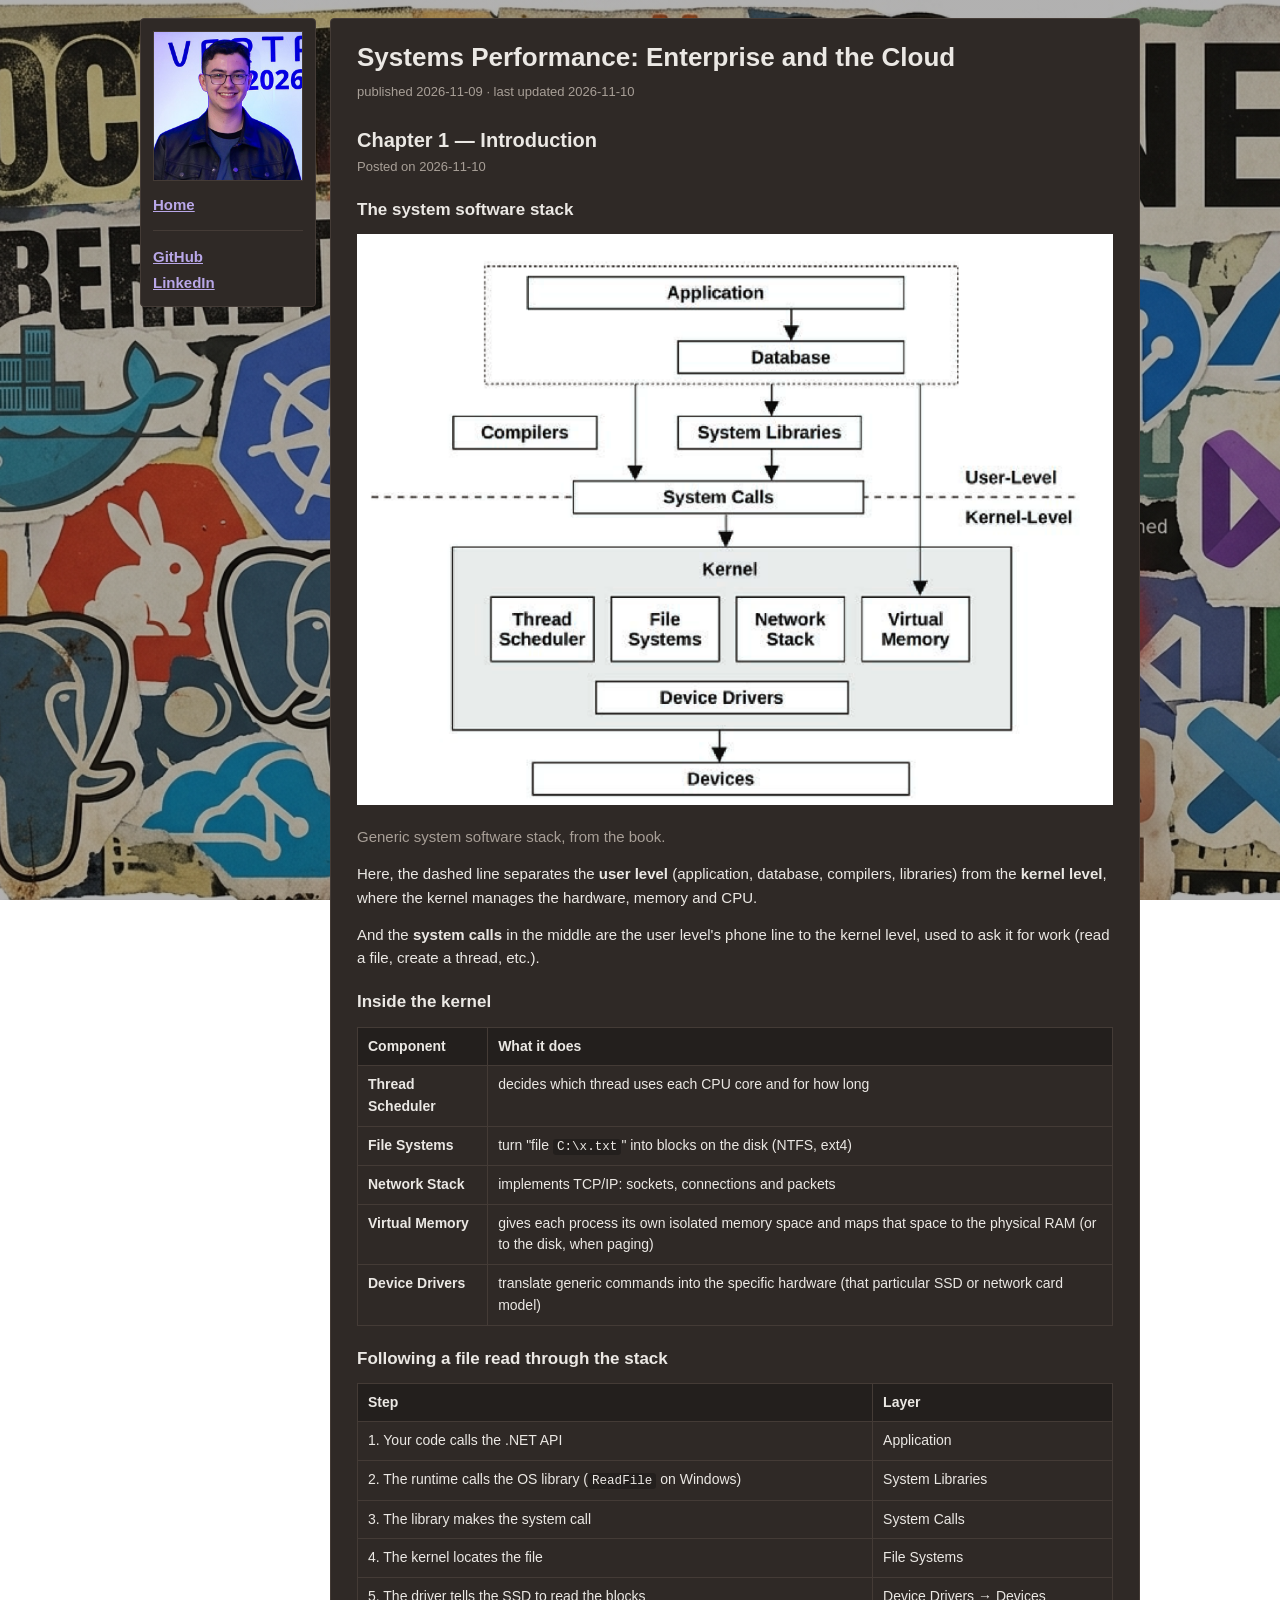
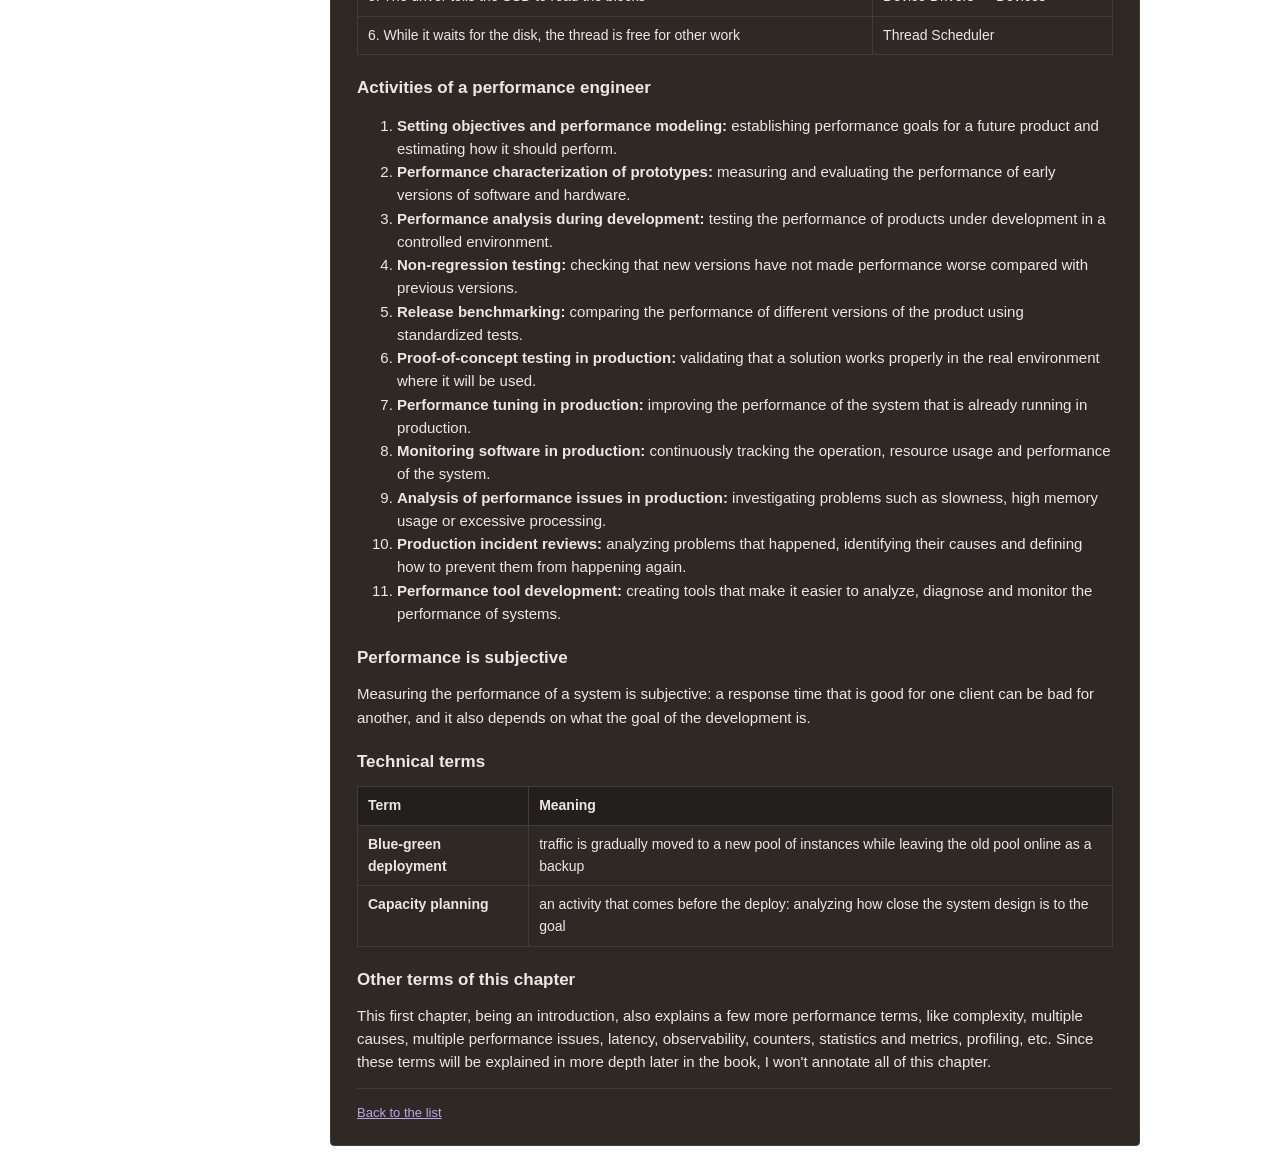
<file: posts/systems-performance.html>
<!DOCTYPE html>
<html lang="en">
<head>
  <meta charset="utf-8">
  <meta name="viewport" content="width=device-width, initial-scale=1">
  <title>Carregando...</title>
  <link rel="stylesheet" href="../css/estilos.css">
</head>
<body data-raiz="../" data-slug="systems-performance">

  <div class="layout">

    <blog-barra-lateral></blog-barra-lateral>

    <div class="conteudo">
      <article class="painel">
        <blog-post-cabecalho></blog-post-cabecalho>

        <!-- ====================================================================
             CAPITULO 1
             Para o proximo capitulo, copie o bloco abaixo (do <h2> ate o <hr>)
             e troque o numero, a data e o conteudo. A data do capitulo mais
             recente tem que bater com o campo "atualizado" em dados-posts.js.
             ==================================================================== -->
        <h2>Chapter 1 &mdash; Introduction</h2>
        <p class="capitulo__data">Posted on <time datetime="2026-11-10">2026-11-10</time></p>

        <h3>The system software stack</h3>
        <p>
          <img src="../imagens/systems-performance/generic-system-software-stack.png"
               alt="Generic system software stack: application, database, compilers and system libraries at user level; system calls on the boundary; the kernel (thread scheduler, file systems, network stack, virtual memory and device drivers) at kernel level; and the devices below it">
        </p>
        <p class="texto-suave">Generic system software stack, from the book.</p>

        <p>
          Here, the dashed line separates the <strong>user level</strong> (application, database,
          compilers, libraries) from the <strong>kernel level</strong>, where the kernel manages
          the hardware, memory and CPU.
        </p>
        <p>
          And the <strong>system calls</strong> in the middle are the user level's phone line to
          the kernel level, used to ask it for work (read a file, create a thread, etc.).
        </p>

        <h3>Inside the kernel</h3>
        <div class="tabela-rolagem">
          <table class="tabela">
            <thead>
              <tr>
                <th>Component</th>
                <th>What it does</th>
              </tr>
            </thead>
            <tbody>
              <tr>
                <td><strong>Thread Scheduler</strong></td>
                <td>decides which thread uses each CPU core and for how long</td>
              </tr>
              <tr>
                <td><strong>File Systems</strong></td>
                <td>turn &quot;file <code>C:\x.txt</code>&quot; into blocks on the disk (NTFS, ext4)</td>
              </tr>
              <tr>
                <td><strong>Network Stack</strong></td>
                <td>implements TCP/IP: sockets, connections and packets</td>
              </tr>
              <tr>
                <td><strong>Virtual Memory</strong></td>
                <td>
                  gives each process its own isolated memory space and maps that space to the
                  physical RAM (or to the disk, when paging)
                </td>
              </tr>
              <tr>
                <td><strong>Device Drivers</strong></td>
                <td>
                  translate generic commands into the specific hardware (that particular SSD or
                  network card model)
                </td>
              </tr>
            </tbody>
          </table>
        </div>

        <h3>Following a file read through the stack</h3>
        <div class="tabela-rolagem">
          <table class="tabela">
            <thead>
              <tr>
                <th>Step</th>
                <th>Layer</th>
              </tr>
            </thead>
            <tbody>
              <tr>
                <td>1. Your code calls the .NET API</td>
                <td>Application</td>
              </tr>
              <tr>
                <td>2. The runtime calls the OS library (<code>ReadFile</code> on Windows)</td>
                <td>System Libraries</td>
              </tr>
              <tr>
                <td>3. The library makes the system call</td>
                <td>System Calls</td>
              </tr>
              <tr>
                <td>4. The kernel locates the file</td>
                <td>File Systems</td>
              </tr>
              <tr>
                <td>5. The driver tells the SSD to read the blocks</td>
                <td>Device Drivers &rarr; Devices</td>
              </tr>
              <tr>
                <td>6. While it waits for the disk, the thread is free for other work</td>
                <td>Thread Scheduler</td>
              </tr>
            </tbody>
          </table>
        </div>

        <h3>Activities of a performance engineer</h3>
        <ol>
          <li>
            <strong>Setting objectives and performance modeling:</strong> establishing
            performance goals for a future product and estimating how it should perform.
          </li>
          <li>
            <strong>Performance characterization of prototypes:</strong> measuring and
            evaluating the performance of early versions of software and hardware.
          </li>
          <li>
            <strong>Performance analysis during development:</strong> testing the performance of
            products under development in a controlled environment.
          </li>
          <li>
            <strong>Non-regression testing:</strong> checking that new versions have not made
            performance worse compared with previous versions.
          </li>
          <li>
            <strong>Release benchmarking:</strong> comparing the performance of different
            versions of the product using standardized tests.
          </li>
          <li>
            <strong>Proof-of-concept testing in production:</strong> validating that a solution
            works properly in the real environment where it will be used.
          </li>
          <li>
            <strong>Performance tuning in production:</strong> improving the performance of the
            system that is already running in production.
          </li>
          <li>
            <strong>Monitoring software in production:</strong> continuously tracking the
            operation, resource usage and performance of the system.
          </li>
          <li>
            <strong>Analysis of performance issues in production:</strong> investigating
            problems such as slowness, high memory usage or excessive processing.
          </li>
          <li>
            <strong>Production incident reviews:</strong> analyzing problems that happened,
            identifying their causes and defining how to prevent them from happening again.
          </li>
          <li>
            <strong>Performance tool development:</strong> creating tools that make it easier to
            analyze, diagnose and monitor the performance of systems.
          </li>
        </ol>

        <h3>Performance is subjective</h3>
        <p>
          Measuring the performance of a system is subjective: a response time that is good for
          one client can be bad for another, and it also depends on what the goal of the
          development is.
        </p>

        <h3>Technical terms</h3>
        <div class="tabela-rolagem">
          <table class="tabela">
            <thead>
              <tr>
                <th>Term</th>
                <th>Meaning</th>
              </tr>
            </thead>
            <tbody>
              <tr>
                <td><strong>Blue-green deployment</strong></td>
                <td>
                  traffic is gradually moved to a new pool of instances while leaving the old pool
                  online as a backup
                </td>
              </tr>
              <tr>
                <td><strong>Capacity planning</strong></td>
                <td>
                  an activity that comes before the deploy: analyzing how close the system design is
                  to the goal
                </td>
              </tr>
            </tbody>
          </table>
        </div>

        <h3>Other terms of this chapter</h3>
        <p>
          This first chapter, being an introduction, also explains a few more performance terms,
          like complexity, multiple causes, multiple performance issues, latency, observability,
          counters, statistics and metrics, profiling, etc. Since these terms will be explained in
          more depth later in the book, I won't annotate all of this chapter.
        </p>

        <hr>
        <p class="post__voltar"><a href="../index.html">Back to the list</a></p>
      </article>
    </div>
  </div>

  <script src="../js/dados-posts.js"></script>
  <script src="../js/componentes.js"></script>
</body>
</html>
</file>
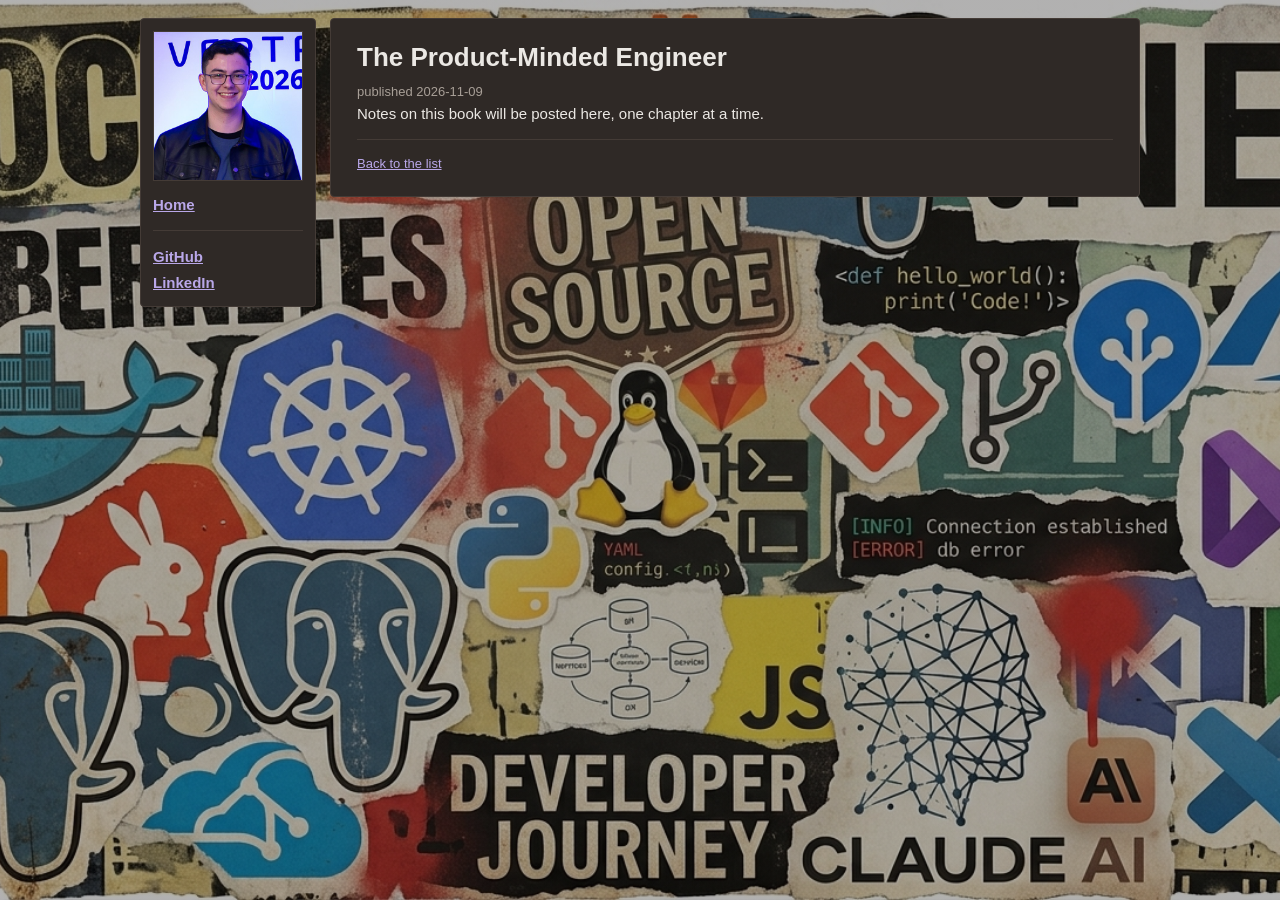
<file: posts/the-product-minded-engineer.html>
<!DOCTYPE html>
<html lang="en">
<head>
  <meta charset="utf-8">
  <meta name="viewport" content="width=device-width, initial-scale=1">
  <title>Carregando...</title>
  <link rel="stylesheet" href="../css/estilos.css">
</head>
<body data-raiz="../" data-slug="the-product-minded-engineer">

  <div class="layout">

    <blog-barra-lateral></blog-barra-lateral>

    <div class="conteudo">
      <article class="painel">
        <blog-post-cabecalho></blog-post-cabecalho>

        <!-- ====================================================================
             CAPITULOS
             Cada capitulo entra no lugar do paragrafo abaixo, no mesmo formato
             dos outros livros (do <h2> ate o <hr>):
               <h2>Chapter 1 &mdash; Titulo</h2>
               <p class="capitulo__data">Posted on <time datetime="AAAA-MM-DD">AAAA-MM-DD</time></p>
               ...conteudo...
               <hr>
             A data do capitulo mais recente tem que bater com o campo
             "atualizado" em dados-posts.js.
             ==================================================================== -->
        <p>Notes on this book will be posted here, one chapter at a time.</p>

        <hr>
        <p class="post__voltar"><a href="../index.html">Back to the list</a></p>
      </article>
    </div>
  </div>

  <script src="../js/dados-posts.js"></script>
  <script src="../js/componentes.js"></script>
</body>
</html>
</file>
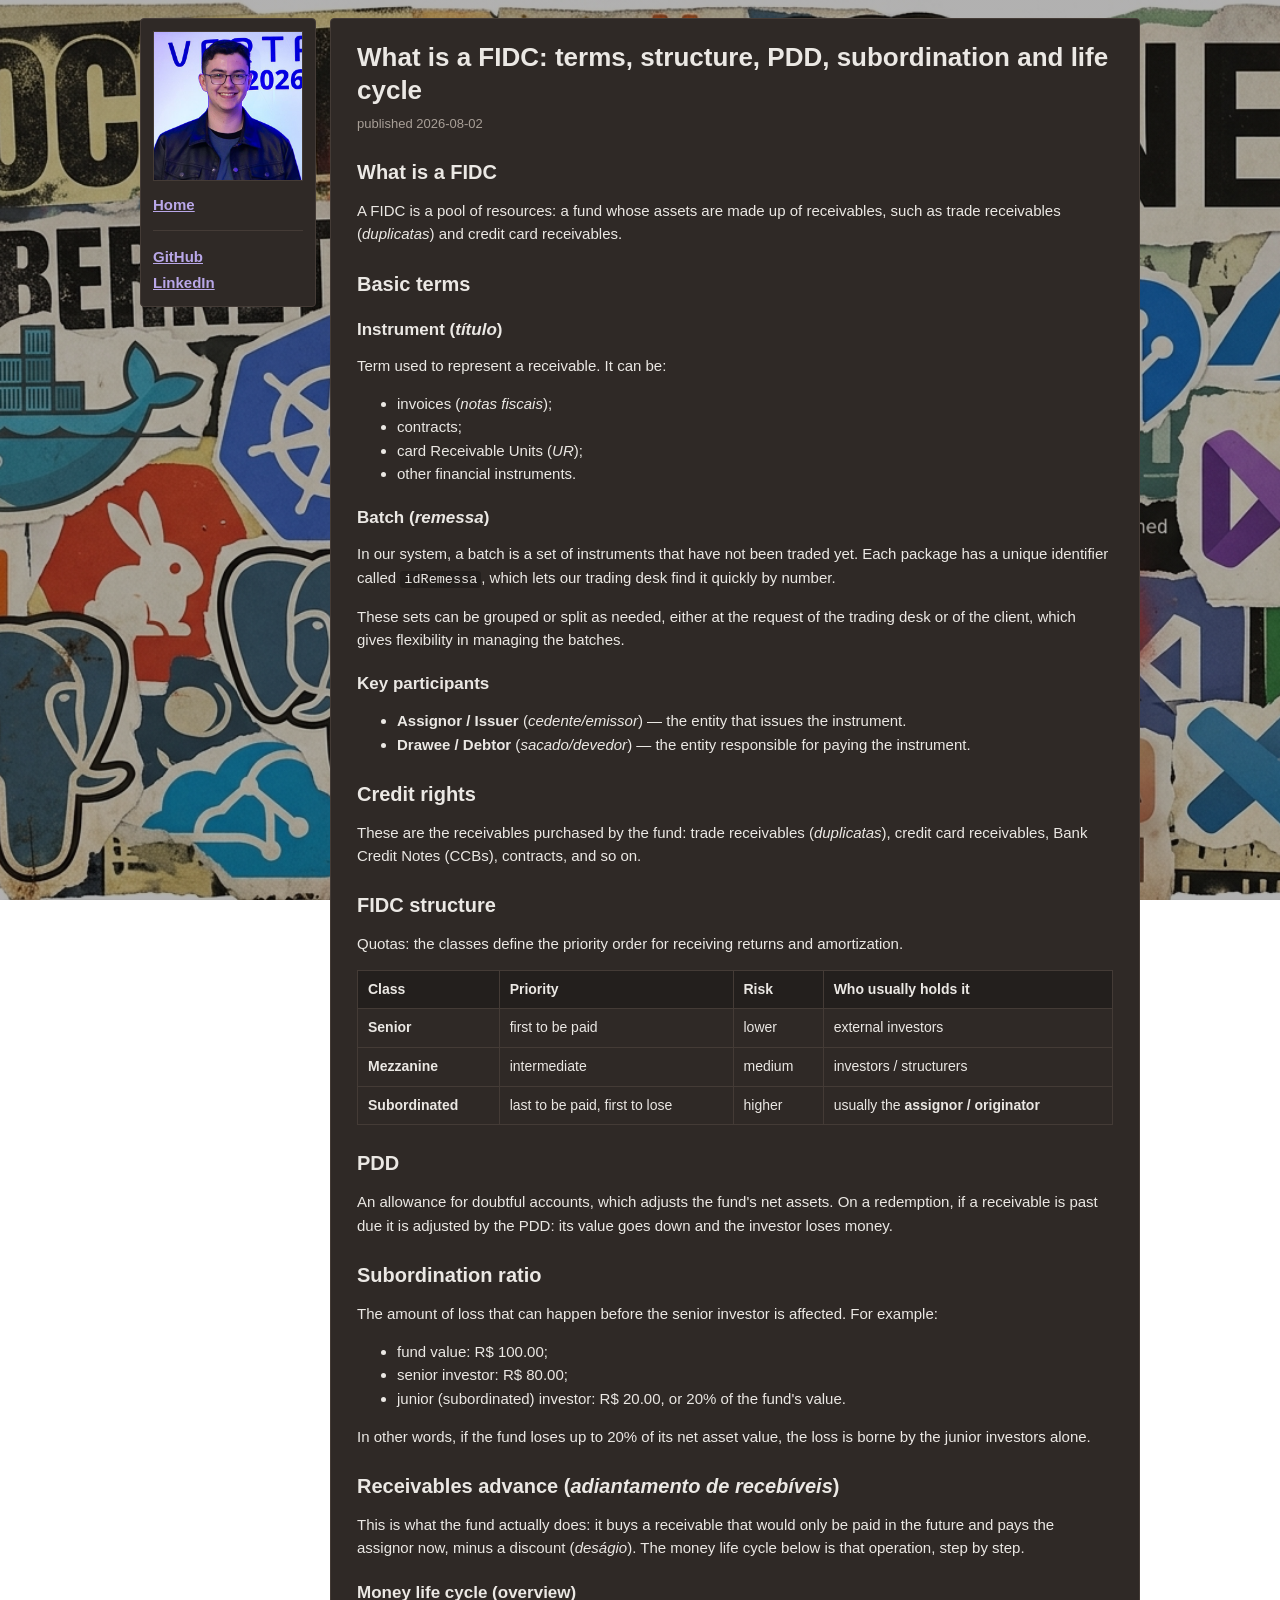
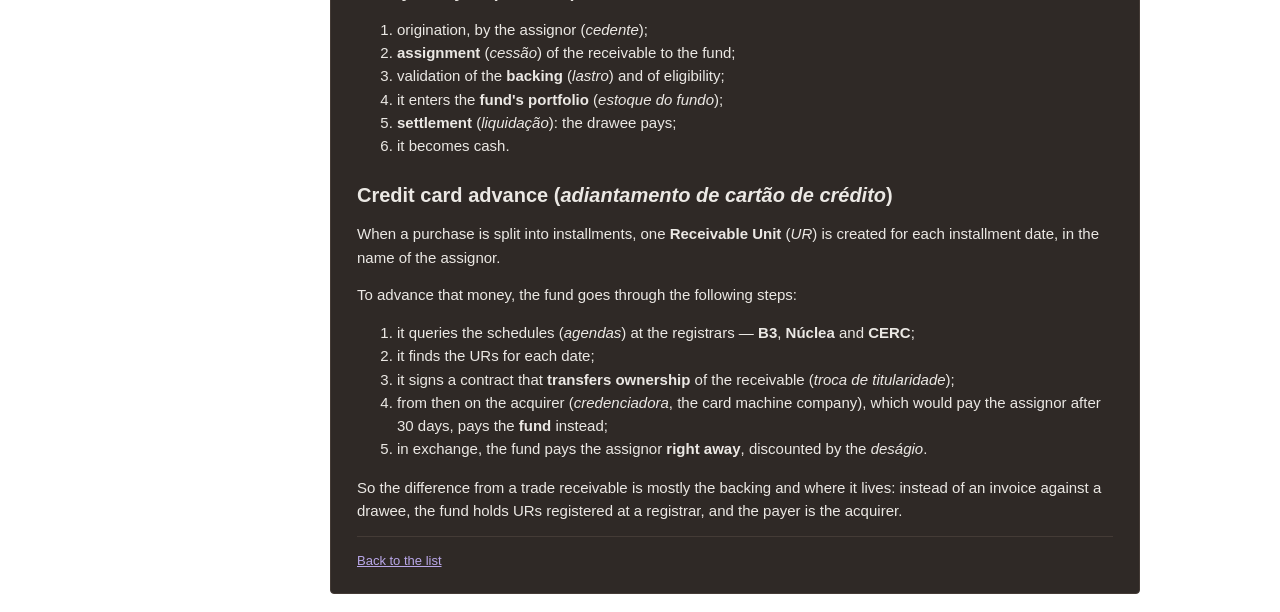
<file: posts/what-is-a-fidc.html>
<!DOCTYPE html>
<html lang="en">
<head>
  <meta charset="utf-8">
  <meta name="viewport" content="width=device-width, initial-scale=1">
  <title>Carregando...</title>
  <link rel="stylesheet" href="../css/estilos.css">
</head>
<body data-raiz="../" data-slug="what-is-a-fidc">

  <div class="layout">

    <blog-barra-lateral></blog-barra-lateral>

    <div class="conteudo">
      <article class="painel">
        <blog-post-cabecalho></blog-post-cabecalho>

        <h2>What is a FIDC</h2>
        <p>
          A FIDC is a pool of resources: a fund whose assets are made up of receivables, such
          as trade receivables (<em>duplicatas</em>) and credit card receivables.
        </p>

        <h2>Basic terms</h2>

        <h3>Instrument (<em>título</em>)</h3>
        <p>Term used to represent a receivable. It can be:</p>
        <ul>
          <li>invoices (<em>notas fiscais</em>);</li>
          <li>contracts;</li>
          <li>card Receivable Units (<em>UR</em>);</li>
          <li>other financial instruments.</li>
        </ul>

        <h3>Batch (<em>remessa</em>)</h3>
        <p>
          In our system, a batch is a set of instruments that have not been traded yet. Each
          package has a unique identifier called <code>idRemessa</code>, which lets our trading
          desk find it quickly by number.
        </p>
        <p>
          These sets can be grouped or split as needed, either at the request of the trading
          desk or of the client, which gives flexibility in managing the batches.
        </p>

        <h3>Key participants</h3>
        <ul>
          <li>
            <strong>Assignor / Issuer</strong> (<em>cedente/emissor</em>) — the entity that
            issues the instrument.
          </li>
          <li>
            <strong>Drawee / Debtor</strong> (<em>sacado/devedor</em>) — the entity responsible
            for paying the instrument.
          </li>
        </ul>

        <h2>Credit rights</h2>
        <p>
          These are the receivables purchased by the fund: trade receivables
          (<em>duplicatas</em>), credit card receivables, Bank Credit Notes (CCBs), contracts,
          and so on.
        </p>

        <h2 id="fidc-structure">FIDC structure</h2>
        <p>
          Quotas: the classes define the priority order for receiving returns and amortization.
        </p>

        <div class="tabela-rolagem">
          <table class="tabela">
            <thead>
              <tr>
                <th>Class</th>
                <th>Priority</th>
                <th>Risk</th>
                <th>Who usually holds it</th>
              </tr>
            </thead>
            <tbody>
              <tr>
                <td><strong>Senior</strong></td>
                <td>first to be paid</td>
                <td>lower</td>
                <td>external investors</td>
              </tr>
              <tr>
                <td><strong>Mezzanine</strong></td>
                <td>intermediate</td>
                <td>medium</td>
                <td>investors / structurers</td>
              </tr>
              <tr>
                <td><strong>Subordinated</strong></td>
                <td>last to be paid, first to lose</td>
                <td>higher</td>
                <td>usually the <strong>assignor / originator</strong></td>
              </tr>
            </tbody>
          </table>
        </div>

        <h2>PDD</h2>
        <p>
          An allowance for doubtful accounts, which adjusts the fund's net assets. On a
          redemption, if a receivable is past due it is adjusted by the PDD: its value goes
          down and the investor loses money.
        </p>

        <h2>Subordination ratio</h2>
        <p>
          The amount of loss that can happen before the senior investor is affected. For
          example:
        </p>
        <ul>
          <li>fund value: R$ 100.00;</li>
          <li>senior investor: R$ 80.00;</li>
          <li>junior (subordinated) investor: R$ 20.00, or 20% of the fund's value.</li>
        </ul>
        <p>
          In other words, if the fund loses up to 20% of its net asset value, the loss is borne
          by the junior investors alone.
        </p>

        <h2>Receivables advance (<em>adiantamento de recebíveis</em>)</h2>
        <p>
          This is what the fund actually does: it buys a receivable that would only be paid in
          the future and pays the assignor now, minus a discount (<em>deságio</em>). The money
          life cycle below is that operation, step by step.
        </p>

        <h3>Money life cycle (overview)</h3>
        <ol>
          <li>origination, by the assignor (<em>cedente</em>);</li>
          <li><strong>assignment</strong> (<em>cessão</em>) of the receivable to the fund;</li>
          <li>validation of the <strong>backing</strong> (<em>lastro</em>) and of eligibility;</li>
          <li>it enters the <strong>fund's portfolio</strong> (<em>estoque do fundo</em>);</li>
          <li><strong>settlement</strong> (<em>liquidação</em>): the drawee pays;</li>
          <li>it becomes cash.</li>
        </ol>

        <h2>Credit card advance (<em>adiantamento de cartão de crédito</em>)</h2>
        <p>
          When a purchase is split into installments, one <strong>Receivable Unit</strong>
          (<em>UR</em>) is created for each installment date, in the name of the assignor.
        </p>
        <p>To advance that money, the fund goes through the following steps:</p>
        <ol>
          <li>
            it queries the schedules (<em>agendas</em>) at the registrars — <strong>B3</strong>,
            <strong>Núclea</strong> and <strong>CERC</strong>;
          </li>
          <li>it finds the URs for each date;</li>
          <li>
            it signs a contract that <strong>transfers ownership</strong> of the receivable
            (<em>troca de titularidade</em>);
          </li>
          <li>
            from then on the acquirer (<em>credenciadora</em>, the card machine company), which
            would pay the assignor after 30 days, pays the <strong>fund</strong> instead;
          </li>
          <li>
            in exchange, the fund pays the assignor <strong>right away</strong>, discounted by
            the <em>deságio</em>.
          </li>
        </ol>
        <p>
          So the difference from a trade receivable is mostly the backing and where it lives:
          instead of an invoice against a drawee, the fund holds URs registered at a registrar,
          and the payer is the acquirer.
        </p>

        <hr>
        <p class="post__voltar"><a href="../index.html">Back to the list</a></p>
      </article>
    </div>
  </div>

  <script src="../js/dados-posts.js"></script>
  <script src="../js/componentes.js"></script>
</body>
</html>
</file>
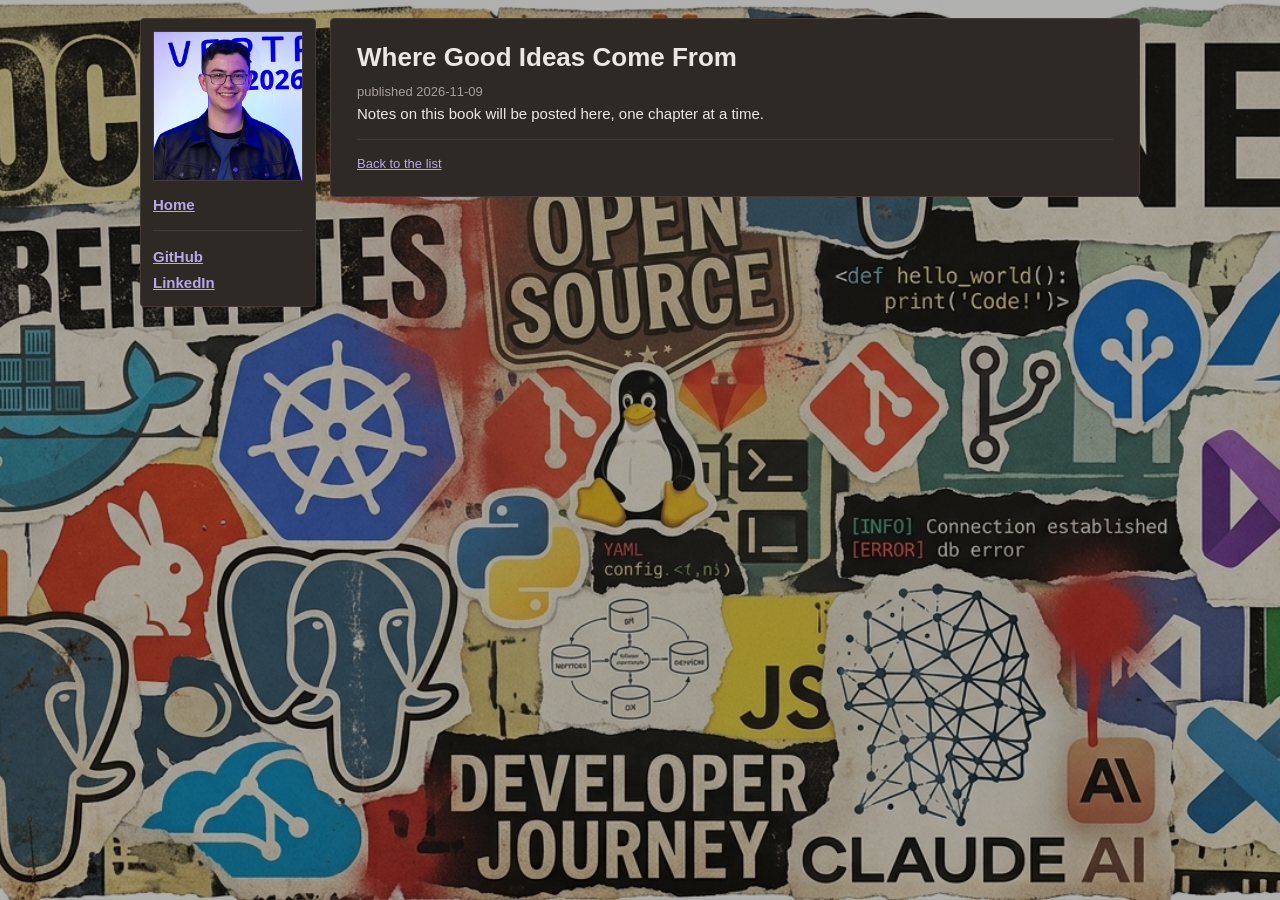
<file: posts/where-good-ideas-come-from.html>
<!DOCTYPE html>
<html lang="en">
<head>
  <meta charset="utf-8">
  <meta name="viewport" content="width=device-width, initial-scale=1">
  <title>Carregando...</title>
  <link rel="stylesheet" href="../css/estilos.css">
</head>
<body data-raiz="../" data-slug="where-good-ideas-come-from">

  <div class="layout">

    <blog-barra-lateral></blog-barra-lateral>

    <div class="conteudo">
      <article class="painel">
        <blog-post-cabecalho></blog-post-cabecalho>

        <!-- ====================================================================
             CAPITULOS
             Cada capitulo entra no lugar do paragrafo abaixo, no mesmo formato
             dos outros livros (do <h2> ate o <hr>):
               <h2>Chapter 1 &mdash; Titulo</h2>
               <p class="capitulo__data">Posted on <time datetime="AAAA-MM-DD">AAAA-MM-DD</time></p>
               ...conteudo...
               <hr>
             A data do capitulo mais recente tem que bater com o campo
             "atualizado" em dados-posts.js.
             ==================================================================== -->
        <p>Notes on this book will be posted here, one chapter at a time.</p>

        <hr>
        <p class="post__voltar"><a href="../index.html">Back to the list</a></p>
      </article>
    </div>
  </div>

  <script src="../js/dados-posts.js"></script>
  <script src="../js/componentes.js"></script>
</body>
</html>
</file>
<file: css/estilos.css>
/* ==========================================================================
   BLOG - ESTILOS
   Layout simples: barra lateral fixa + paineis de conteudo opacos sobre uma
   imagem de fundo fixa (com o gradiente como reserva).
   Para trocar a identidade visual, altere apenas o bloco :root.
   ========================================================================== */

:root {
  --cor-fundo-inicio: #1f7f92;
  --cor-fundo-fim: #16544f;
  --cor-painel: #2f2926;
  --cor-borda: #443b36;
  --cor-texto: #ebe8e4;
  --cor-texto-suave: #a89f97;
  --cor-link: #b9a7e8;
  --cor-link-visitado: #a996d8;

  /* Plano de fundo: imagem fixa que aparece em volta dos paineis de conteudo.
     O veu escuro evita que a colagem brigue com o texto; baixe a opacidade de
     --escurecer-fundo para deixar a imagem mais viva. */
  --imagem-fundo: url("../imagens/fundo-blog.png");
  --escurecer-fundo: rgba(14, 12, 11, 0.32);

  --fonte: Arial, Helvetica, "Segoe UI", sans-serif;
  --fonte-mono: Consolas, "Liberation Mono", Menlo, monospace;

  --largura-lateral: 176px;
  --largura-total: 1000px;
  --raio: 4px;
}

* {
  box-sizing: border-box;
}

body {
  margin: 0;
  padding: 18px;
  min-height: 100vh;
  background: linear-gradient(135deg, var(--cor-fundo-inicio), var(--cor-fundo-fim));
  background-attachment: fixed;
  color: var(--cor-texto);
  font-family: var(--fonte);
  font-size: 15px;
  line-height: 1.55;
}

/* Camada fixa com a imagem de fundo: fica atras do conteudo e na frente do
   gradiente do body. Usamos um pseudo-elemento em vez de
   background-attachment: fixed porque o Safari no iOS nao respeita o fixed. */
body::before {
  content: "";
  position: fixed;
  inset: 0;
  z-index: -1;
  background-image:
    linear-gradient(var(--escurecer-fundo), var(--escurecer-fundo)),
    var(--imagem-fundo);
  background-repeat: no-repeat;
  background-position: center;
  background-size: cover;
  pointer-events: none;
}

/* --------------------------------------------------------------------------
   LAYOUT
   -------------------------------------------------------------------------- */
.layout {
  display: flex;
  align-items: flex-start;
  gap: 14px;
  max-width: var(--largura-total);
  margin-inline: auto;
}

.conteudo {
  display: flex;
  flex-direction: column;
  gap: 14px;
  flex: 1;
  min-width: 0;
}

/* Painel: a caixa escura usada em tudo */
.painel {
  background-color: var(--cor-painel);
  border: 1px solid var(--cor-borda);
  border-radius: var(--raio);
  padding: 22px 26px;
}

@media (max-width: 720px) {
  .layout {
    flex-direction: column;
  }

  .barra-lateral {
    width: 100%;
    position: static;
  }
}

/* --------------------------------------------------------------------------
   TIPOGRAFIA
   -------------------------------------------------------------------------- */
h1, h2, h3 {
  margin: 0 0 14px;
  line-height: 1.25;
}

h1 { font-size: 26px; }
h2 { font-size: 20px; margin-top: 26px; }
h3 { font-size: 17px; margin-top: 22px; }

p {
  margin: 0 0 14px;
}

p:last-child,
ul:last-child,
ol:last-child {
  margin-bottom: 0;
}

a {
  color: var(--cor-link);
  text-decoration: underline;
}

a:visited {
  color: var(--cor-link-visitado);
}

a:hover {
  color: #ffffff;
}

code {
  font-family: var(--fonte-mono);
  font-size: 0.9em;
  background-color: rgba(0, 0, 0, 0.25);
  padding: 1px 4px;
  border-radius: 3px;
}

pre {
  background-color: rgba(0, 0, 0, 0.25);
  border: 1px solid var(--cor-borda);
  border-radius: var(--raio);
  padding: 12px 14px;
  overflow-x: auto;
  font-family: var(--fonte-mono);
  font-size: 13px;
}

pre code {
  background: none;
  padding: 0;
}

blockquote {
  margin: 18px 0;
  padding-left: 14px;
  border-left: 3px solid var(--cor-borda);
  color: var(--cor-texto-suave);
}

hr {
  border: 0;
  border-top: 1px solid var(--cor-borda);
  margin: 14px 0;
}

img {
  max-width: 100%;
  height: auto;
}

.texto-suave {
  color: var(--cor-texto-suave);
}

/* --------------------------------------------------------------------------
   COMPONENTE: BARRA LATERAL
   -------------------------------------------------------------------------- */
.barra-lateral {
  width: var(--largura-lateral);
  flex-shrink: 0;
  position: sticky;
  top: 18px;
  padding: 12px;
}

.barra-lateral__avatar {
  display: block;
  width: 100%;
  border: 1px solid var(--cor-borda);
  margin-bottom: 12px;
}

.barra-lateral__lista {
  list-style: none;
  margin: 0;
  padding: 0;
  font-weight: bold;
}

.barra-lateral__lista li + li {
  margin-top: 2px;
}

/* --------------------------------------------------------------------------
   COMPONENTE: FILTRO (abas de conteudo)
   -------------------------------------------------------------------------- */
.filtro {
  display: flex;
  flex-wrap: wrap;
  gap: 6px;
  margin-bottom: 18px;
  padding-bottom: 14px;
  border-bottom: 1px solid var(--cor-borda);
}

.filtro__item {
  font-family: inherit;
  font-size: 14px;
  font-weight: bold;
  color: var(--cor-link);
  background: transparent;
  border: 1px solid var(--cor-borda);
  border-radius: var(--raio);
  padding: 6px 14px;
  cursor: pointer;
}

.filtro__item:hover {
  color: #ffffff;
}

.filtro__item.esta-ativo {
  color: #ffffff;
  background-color: rgba(0, 0, 0, 0.25);
}

/* --------------------------------------------------------------------------
   COMPONENTE: LISTA DE POSTS
   -------------------------------------------------------------------------- */
.lista-posts {
  margin: 0;
  padding-left: 26px;
}

.lista-posts li {
  margin-bottom: 10px;
}

.lista-posts a {
  font-weight: bold;
}

.lista-posts time {
  font-size: 13px;
  font-weight: bold;
}

/* --------------------------------------------------------------------------
   COMPONENTE: TABELA
   Envolva a tabela em .tabela-rolagem para ela rolar sozinha no celular.
   -------------------------------------------------------------------------- */
.tabela-rolagem {
  overflow-x: auto;
  margin-bottom: 14px;
}

.tabela {
  width: 100%;
  border-collapse: collapse;
  font-size: 14px;
}

.tabela th,
.tabela td {
  border: 1px solid var(--cor-borda);
  padding: 8px 10px;
  text-align: left;
  vertical-align: top;
}

.tabela th {
  background-color: rgba(0, 0, 0, 0.25);
}

/* --------------------------------------------------------------------------
   COMPONENTE: POST
   -------------------------------------------------------------------------- */
.post__meta {
  margin: -6px 0 20px;
  font-size: 13px;
  color: var(--cor-texto-suave);
}

.post__voltar {
  font-size: 13px;
}

/* Data em que cada capitulo foi publicado. Fica logo abaixo do <h2> do
   capitulo, para que um post antigo com capitulos novos mostre isso. */
.capitulo__data {
  margin: -10px 0 16px;
  font-size: 13px;
  color: var(--cor-texto-suave);
}
</file>
